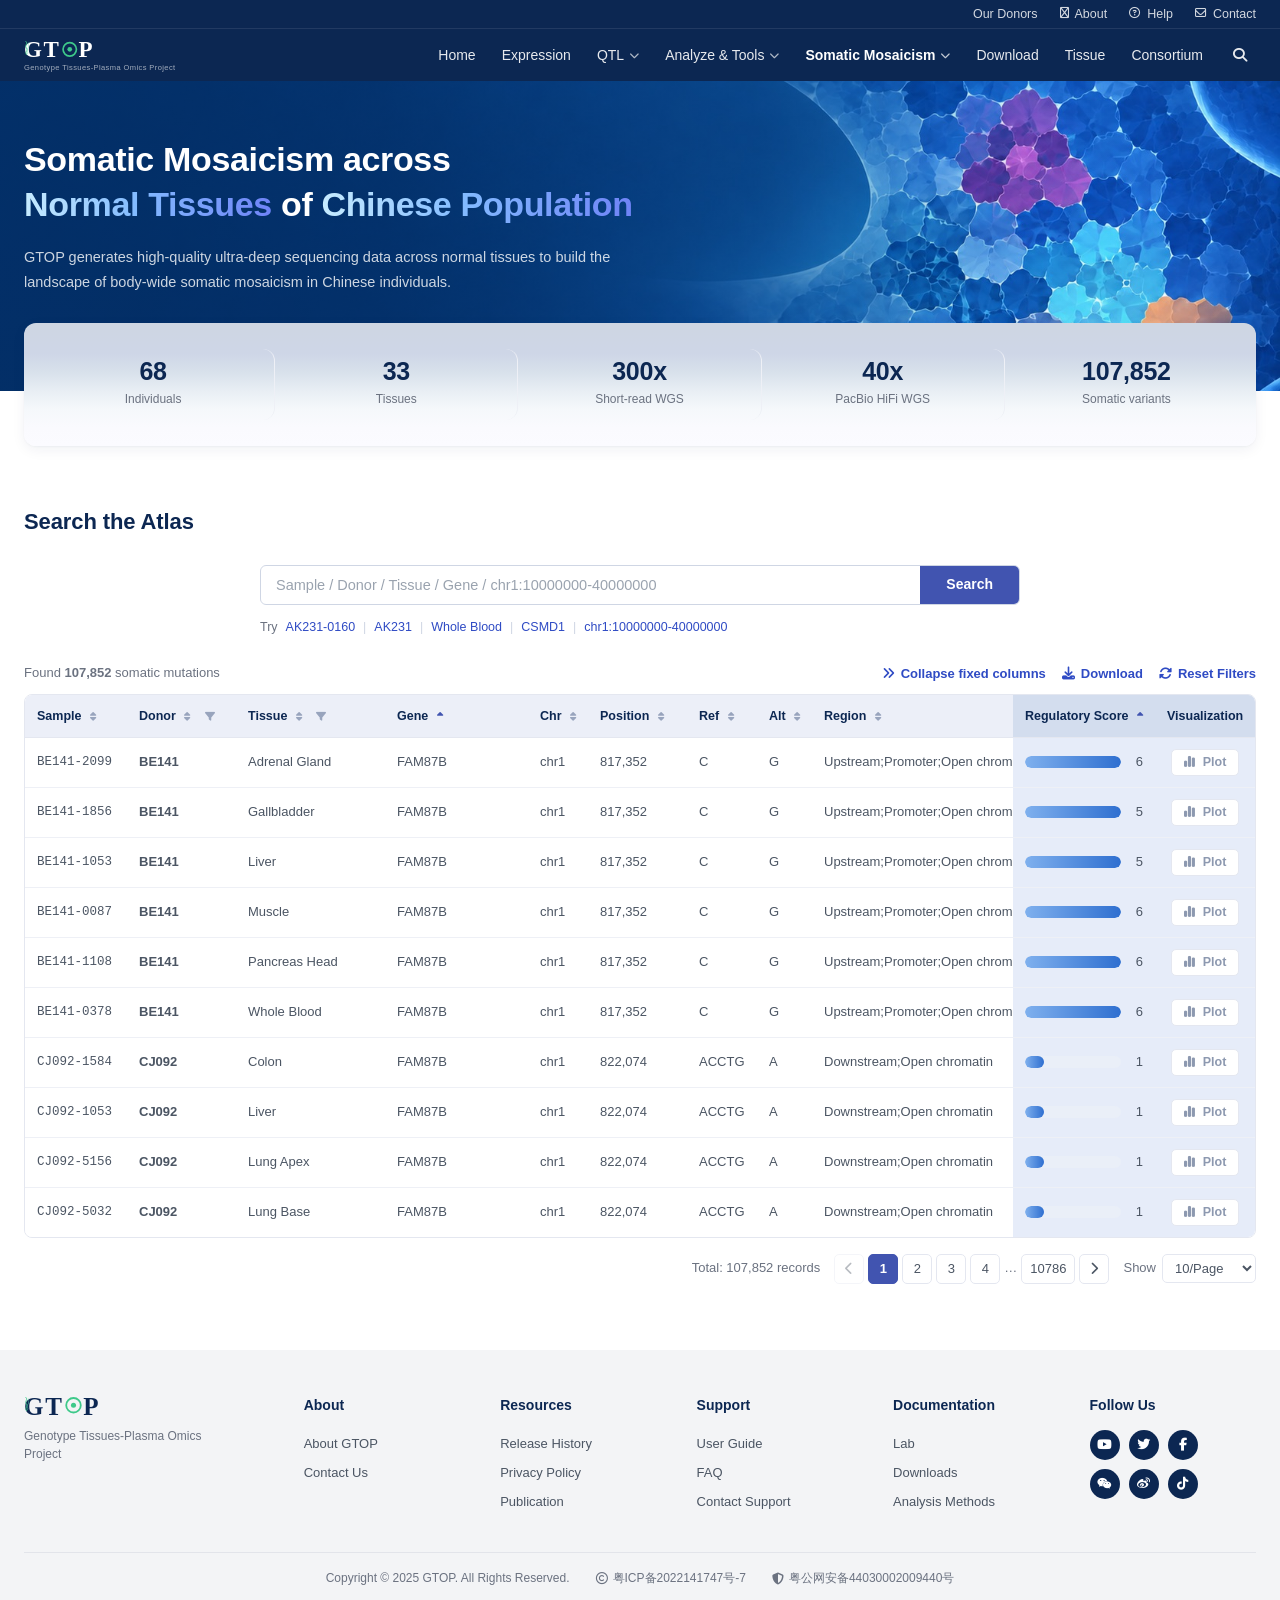
<file: src/index.html>
<!DOCTYPE html>
<html lang="en" data-page-node-id="Qr7rwG0jdlaZZNIwMLJvgN">

<head data-page-node-id="hLclgSHE9oFoszj2w5yMaZ">
  <meta charset="UTF-8" data-page-node-id="JbTOTtngXdtlBtoyIH6CKr">
  <meta name="viewport" content="width=device-width, initial-scale=1.0" data-page-node-id="EHCztGiLQCFHfOZD6DNcjv">
  <title>GTOP — Somatic Mosaicism Across Normal Tissues of Chinese Population</title>
  <meta name="description"
    content="SMaTCP integrates high-quality ultra-deep sequencing data across multiple normal tissues to provide reference baseline of body-wide somatic mosaicism in Chinese individuals." data-page-node-id="bE6JVIFypDvwgEJDRUF6Zf">
  <link rel="stylesheet" href="../assets/fontawesome/css/all.min.css" data-page-node-id="kxOYQweWGsFyLZuxg3KOsK">
  <link rel="stylesheet" href="../assets/site.css" data-page-node-id="6OnfGzDr1tGiorNsdbQF1i">
</head>

<body data-page-node-id="HdSBtj0mmfdNUxPv1AyrXf">

  <!-- ============================ 页头 ============================ -->
  <header class="site-header" data-page-node-id="iKd0DrvCz0FAOR7hoQEFa7">
    <div class="topbar" data-page-node-id="XBqlOKkeFSN106j6neohW9">
      <div class="container" data-page-node-id="ZKhZY3z1Q0LovM8YS2Gg7n">
        <div class="topbar-inner" data-page-node-id="dgfB0JQGBuGJLMEV4RUxVt">
          <a href="donors.html" data-page-node-id="Os43a85gJuUvKzMgLXFcud"><span data-page-node-id="jRvgDrbBp11PHelB0vcqZa">Our Donors</span></a>
          <a href="index.html#about" data-page-node-id="Lcrr2f0RkWuucOWrm2wO4C"><i class="fa-regular fa-circle-info" data-page-node-id="oegZoTVjiGOl9hlIwxtwkl"></i><span data-page-node-id="ouuDDG5vzOFn37Cy7dzrqK">About</span></a>
          <a href="#" data-page-node-id="D0W6dub7gqfR5qgZEgckBM"><i class="fa-regular fa-circle-question" data-page-node-id="hcYEJ4NMCLZmuPv1ThpSal"></i><span data-page-node-id="6T5f3304B5WyAPdpWU6Gln">Help</span></a>
          <a href="#" data-page-node-id="c6gG3cjbuGEjBkScrOBQ5D"><i class="fa-regular fa-envelope" data-page-node-id="XecAxIAnNgJuujjrSp8gys"></i><span data-page-node-id="6K7vs5gBoxcT8LtEyP0aLQ">Contact</span></a>
        </div>
      </div>
    </div>
    <div class="container" data-page-node-id="UirsQfeLoCh2CAfydhITWq">
      <div class="navbar-inner" data-page-node-id="sfJLYcGiXMnAPzP3SqTxjW">
        <a href="index.html" class="brand" aria-label="GTOP home" data-page-node-id="6VEpIPAH6RfY6R32e3iGuo">
          <span class="brand-text" data-page-node-id="TAbmkiumQRDlCtFSA6UNgo">
            <span class="brand-name" data-page-node-id="0r0Uzzg320dE91OkQwDvjv"><span class="bm-g" data-page-node-id="dGCiebs6qsqrj7kdF8V0rq">G<svg class="bm-swirl" aria-hidden="true" viewBox="0 0 20 26" data-page-node-id="aNufadtdx5gtHJiTRKlBmP">
                  <path d="M7 1c5 4-3 7 1 12s-4 7 0 12" stroke="#3ec98a" stroke-width="1.7" fill="none"
                    stroke-linecap="round" data-page-node-id="xCSzSHo8V3bwcWvn1VP6PU" />
                  <path d="M12.5 3c-4 4 2 7-2 11s3 6-1 10" stroke="#5fdfae" stroke-width="1.3" fill="none"
                    stroke-linecap="round" opacity=".75" data-page-node-id="igQtOccC2AdvlDjk1UYeQ3" />
                </svg></span>T<span class="bm-o" aria-hidden="true" data-page-node-id="CrxOzhnHNXbXjnnSxaCG3d"><svg viewBox="0 0 24 24" data-page-node-id="8sY3f8M8bIprcVZsqXW2mr">
                  <circle cx="12" cy="12" r="9.2" fill="none" stroke="#3ec98a" stroke-width="2.3" data-page-node-id="tyZIVcM8gFUaBFxDLJdoHF" />
                  <circle cx="12" cy="12" r="3.2" fill="#3ec98a" data-page-node-id="KOrBbKPjqfLywOfey4FRrx" />
                </svg></span>P</span>
            <span class="brand-sub" data-page-node-id="9XLM6OHN3kCyyTR8fxtoOu">Genotype Tissues-Plasma Omics Project</span>
          </span>
        </a>
        <button class="nav-toggle" onclick="toggleNav()" aria-label="Toggle navigation" data-page-node-id="fZVxeZxD48RvdOT7nhhqGk"><i
            class="fa-solid fa-bars" data-page-node-id="woYIm7fMHv5rmZbgBZeRJc"></i></button>
        <nav class="nav-menu" id="navMenu" data-page-node-id="PRWC3v4XqyQE3cieKWTqDt">
          <a href="index.html" data-page-node-id="nQOIivaA57uZQrroili2cB">Home</a>
          <a href="#" data-page-node-id="VhQpYUQpNDvA59wgiDrW3O">Expression</a>
          <div class="nav-drop" data-page-node-id="hsta3rxCnB10lqWU4rUCpV">
            <a href="#" data-page-node-id="dNPgOWdkTYD4rAOtlP3TcD">QTL <i class="fa-solid fa-chevron-down" data-page-node-id="Ss7RMwEErAmXvBq7bGPKNm"></i></a>
            <div class="nav-drop-menu" data-page-node-id="DHyaHRTB2xJigqmWPPRkwG">
              <a href="#" data-page-node-id="GfpY4tFen3Pc5SwFpMo05W">Small Variant</a>
              <a href="#" data-page-node-id="BCX09wH5TdDRzm6B4xoWRd">Structure Variant</a>
              <a href="#" data-page-node-id="HDLCBdqqXPEMH3pjNsIfiA">Tandem Repeat</a>
            </div>
          </div>
          <div class="nav-drop" data-page-node-id="KhSEVi7GuV9Gt6oONnHVeV">
            <a href="#" data-page-node-id="KlZCa95Ps52EcRLRaeYuBc">Analyze &amp; Tools <i class="fa-solid fa-chevron-down" data-page-node-id="5SW1S3rn0YSf3n4cH5VGAv"></i></a>
            <div class="nav-drop-menu" data-page-node-id="TWYfH2cySrVFciYVKaBWNJ">
              <a href="somacard.html" data-page-node-id="bAxotyXhrDug3kDYaIBTA9">SomaCard Annotation</a>
              <a href="#" data-page-node-id="kIA6RCle94QkQZFPNxIEI1">Genome Browser</a>
            </div>
          </div>
          <div class="nav-drop" data-page-node-id="hiOpGRYeMgiah8dNreGXEM">
            <a href="index.html" class="active" data-page-node-id="QCWScI1m1S3Mf8BeAnRpUB">Somatic Mosaicism <i class="fa-solid fa-chevron-down" data-page-node-id="lJlLom7gLMGH97U5t01Kub"></i></a>
            <div class="nav-drop-menu" data-page-node-id="xz7ToZD8INvrCk8Cx0siPk">
              <a href="somatic-data.html" data-page-node-id="D6X5j8NbXQh79fHFi8xpKK">Data Portal</a>
            </div>
          </div>
          <a href="somatic-data.html" data-page-node-id="AvcWeo93X5W8We06hZaEaf">Download</a>
          <a href="tissue.html" data-page-node-id="vxQPV8EEWSFA4GvYW3BfCc">Tissue</a>
          <a href="#" data-page-node-id="AIEbL3SxCdEYrpyE35O0Mo">Consortium</a>
          <a href="#search" class="nav-search" aria-label="Search" data-page-node-id="J07kugbt39G21nELmjxnCH"><i class="fa-solid fa-magnifying-glass" data-page-node-id="iAy5E1XiQJIkUTvQ8UTWah"></i></a>
        </nav>
      </div>
    </div>
  </header>

  <!-- ============================ 英雄区 ============================ -->
  <section class="hero" data-page-node-id="szf9l2TdkeU3IXhi493Zk4">
    <div class="hero-art" aria-hidden="true" data-page-node-id="QGXCD7t4XigZJ8XAXfPaou">
      <img src="../assets/hero-bg.jpg" alt="" data-page-node-id="iw5q29SQcvm71OE7osEmSW">
    </div>
    <div class="hero-veil" aria-hidden="true" data-page-node-id="vihwWABJwPpZIvTKGQgkkA"></div>
    <div class="container" data-page-node-id="0iPDMgGilHfzwRKJClzbaE">
      <div class="hero-inner" data-page-node-id="k8YvfYzVsFC51YKVLGjnqD">
        <h1 class="hero-title" data-page-node-id="AAGbLhORpFeq6AvsOYQkur">
          Somatic Mosaicism across
          <span class="line-2" data-page-node-id="TluXHEjB0sa8LhHEzbEl3k"><span class="grad">Normal Tissues</span> of <span class="grad">Chinese Population</span></span>
        </h1>
        <p class="hero-sub" data-page-node-id="wQQ7SQNsCFcMqQ5rzhlD1f">
          GTOP generates high-quality ultra-deep sequencing data across normal tissues to build the landscape of
          body-wide somatic mosaicism in Chinese individuals.
        </p>
      </div>
    </div>
  </section>

  <!-- ============================ 统计条 ============================ -->
  <div class="stats-wrap" data-page-node-id="9mE6JXbSxzCpN8oYVOliAy">
    <div class="container" data-page-node-id="jHX5JkMK98niNA1EAYJZAQ">
      <div class="stats-card" data-page-node-id="gOF7x0Efo0X5PzeZvsr41K">
        <div class="stat" data-page-node-id="WFKQ65s5xdxvI1cYpuzbrl">
          <div class="stat-num" data-page-node-id="KgNgABC7capzPHNKBl3cod">68</div>
          <div class="stat-label" data-page-node-id="h7yRmqFcWRztIno1sEgu1V">Individuals</div>
        </div>
        <div class="stat" data-page-node-id="3UijOtzCxTwMpxWsdmffqh">
          <div class="stat-num" data-page-node-id="7iEWZQK3GbUUi1BqfMF9jq">33</div>
          <div class="stat-label" data-page-node-id="WCxErTt5YivUA8CuwtOZFJ">Tissues</div>
        </div>
        <div class="stat" data-page-node-id="hHsBYOQWNXzLDhCUDL2agX">
          <div class="stat-num" data-page-node-id="4xbCj8BE5tQhPz6srF7r4M">300x</div>
          <div class="stat-label" data-page-node-id="cTP3noT870otvIT3WTVRgE">Short-read WGS</div>
        </div>
        <div class="stat" data-page-node-id="UugZEZxVVR2Q2AQL323VYh">
          <div class="stat-num" data-page-node-id="ABfBsDtelmCeExfwCatRjH">40x</div>
          <div class="stat-label" data-page-node-id="EBmCimxzFGRhBG7SyiapvK">PacBio HiFi WGS</div>
        </div>
        <div class="stat" data-page-node-id="1UdHfeVkGgfsOCeB18aXNm">
          <div class="stat-num" id="statVariants" data-page-node-id="RLc2XSySOWOweuteC2maHM">100,000</div>
          <div class="stat-label" data-page-node-id="qG8A9cgESchcq2p0Z9cpDX">Somatic variants</div>
        </div>
      </div>
    </div>
  </div>

  <!-- ============================ 项目简介 ============================ -->
  <!-- 暂时隐藏（2026-09-23 按需求注释）。恢复时删掉这一行，以及下方「项目简介 隐藏结束」那一行即可 -->
  <!--
  <section class="section" id="about" data-page-node-id="wzWxzk4z1avAWDjv6Lf3OF">
    <div class="container" data-page-node-id="sID5YzzX65oWnLPcmJKqnm">
      <div class="prose" data-page-node-id="mTYkPPl02xUSZk5a2QtrEV">
        <p data-page-node-id="PhyBUgq3jdrQgY7fyfaH56">
          The Somatic Mutations across Tissues in Chinese Populations Project (SMaTCP), part of the
          Genotype-Tissues-Plasma Omics Project (GTOP), is building a comprehensive multi-tissue atlas of somatic
          mosaicism in Chinese individuals. The project encompasses 30 normal tissues from 68 post-mortem donors,
          expanding the representation of East Asian populations in human genomics. SMaTCP integrates
          haplotype-resolved genome assemblies, ultra-deep PCR-free whole-genome sequencing data. This framework
          enables sensitive detection of low-frequency somatic variants and characterization of their tissue
          distribution, clonal architecture, functional annotations, and developmental or haematopoietic origins.
        </p>
        <p data-page-node-id="GTWoJBHnPaACsXbRyV2rJP">
          By connecting somatic mutations with tissue and cellular phenotypes, SMaTCP provides a resource for
          investigating normal tissue biology, ageing, clonal expansion, gene regulation, and the early molecular
          processes associated with human disease.
        </p>
      </div>
    </div>
  </section>
  -->
  <!-- ============================ 项目简介 隐藏结束 ============================ -->

  <!-- ============================ 分析流程 ============================ -->
  <!-- 暂时隐藏（2026-09-23 按需求注释）。恢复时删掉这一行，以及下方「分析流程 隐藏结束」那一行即可 -->
  <!--
  <section class="section section-soft" data-page-node-id="Pq7p397m1fXpG8qhbpBbix">
    <div class="container" data-page-node-id="ndPyv9HpKHKVsOqVygEkDH">
      <div class="pipeline-head" data-page-node-id="gIAnEDtnGYtBEcYlnRaTqe">
        <div data-page-node-id="YMqyfhNznxhBFCluAnx2wD">
          <h2 class="section-title" data-page-node-id="BTklGvoOAZKXsT6ECoDw4x">Analytical Pipeline</h2>
          <svg class="squiggle" viewBox="0 0 68 7" fill="none" aria-hidden="true" data-page-node-id="GwREgHAW13eiJHBYxE6Zm4">
            <path d="M1 4.2c4.5-4 8 4 12.5 0s8-4 12.5 0 8 4 12.5 0 8-4 12.5 0 8 4 12.5 0" stroke="#9aa9c9"
              stroke-width="1.5" stroke-linecap="round" data-page-node-id="MEnfOXH63B4a7fMp7usot6" />
          </svg>
        </div>
        <a href="#search" class="btn btn-primary" data-page-node-id="Pklb29EzNms7LQ9dIS9FRk"><i class="fa-solid fa-arrow-up-right-from-square" data-page-node-id="dVDia882AyW9egzKaMW94x"></i> Data Access</a>
      </div>

      <div class="pipeline-flow" data-page-node-id="trQz03zsfNLFkzshKvtP4W">
        <div class="pipe-card" data-page-node-id="BPfZ5FURNe8sYcsk8OI9mj">
          <div class="pipe-icon" style="background:#1f6fb2" data-page-node-id="ouxBveB2BDLEeBJIcxetFc"><i class="fa-solid fa-person" data-page-node-id="jP38UaUybCm8qQDfqsjGEH"></i></div>
          <div class="pipe-title" data-page-node-id="POFyM0BFcZ2fSLuJHT5OBM">Cohort</div>
          <div class="pipe-chips" data-page-node-id="HeIAaEVEGK1wiJPXLR4lgf">
            <div class="pipe-chip" data-page-node-id="q8s5sKtgAqEqHAzk9FdFVA">68 Individuals</div>
            <div class="pipe-chip" data-page-node-id="cW4FxQXd7uPlSNaRjobyuq">30 Tissues</div>
          </div>
        </div>
        <div class="pipe-arrow" data-page-node-id="xG3V1HcgY2cosmbatzbjqH"><i class="fa-solid fa-chevron-right" data-page-node-id="CkeZVfSNJ7wGciCgVIdcR1"></i></div>

        <div class="pipe-card" data-page-node-id="g5bYt0kDwLLZT3AuE6VCBY">
          <div class="pipe-icon" style="background:#c0392b" data-page-node-id="9ioHyoqDkQ4V3WsDNAGGxG"><i class="fa-solid fa-dna" data-page-node-id="QyZ67vEA1VuDoUHE84r0Kk"></i></div>
          <div class="pipe-title" data-page-node-id="lPGyHrjVl2QuffYQv0coKT">Sequencing</div>
          <div class="pipe-chips" data-page-node-id="xU346dhHxxClpUjeaRoglm">
            <div class="pipe-chip" data-page-node-id="HrvrnpRspK8g6ImKwqMUJY">PacBio HiFi (40x)</div>
            <div class="pipe-chip" data-page-node-id="7flagNpip7xr8eLpXCWQ9S">PCR-free WGS 300x</div>
          </div>
        </div>
        <div class="pipe-arrow" data-page-node-id="CzAR1ncXEqyOdxZGFIvctG"><i class="fa-solid fa-chevron-right" data-page-node-id="Q6BGYe4wpci1Gz7Vzl8ei8"></i></div>

        <div class="pipe-card" data-page-node-id="W8stRI4qMKHoi8O7FhHxBC">
          <div class="pipe-icon" style="background:#d97706" data-page-node-id="b7zXNzAdBz71hfC4rpeCk6"><i class="fa-solid fa-magnifying-glass-chart" data-page-node-id="AMtYBVArsFGRaePkEXlhCK"></i></div>
          <div class="pipe-title" data-page-node-id="PGo9a31pWXHn8E0DGqTcWA">Calling</div>
          <div class="pipe-chips" data-page-node-id="RU9cN0VQxU8dRBtmyoYqf5">
            <div class="pipe-chip" data-page-node-id="Y2wqgA7Q9gOpX0lH0hzk8B">SNV</div>
            <div class="pipe-chip" data-page-node-id="f2ZysqNrZftUKBEtgHlD56">Indel</div>
          </div>
        </div>
        <div class="pipe-arrow" data-page-node-id="wbaUuuZq8zCentAMdAzrmC"><i class="fa-solid fa-chevron-right" data-page-node-id="0K6bNWDxhYifaTlmIQAEIJ"></i></div>

        <div class="pipe-card" data-page-node-id="CNgd4YOcsds7zouB0Bv1Uf">
          <div class="pipe-icon" style="background:#3f8f5b" data-page-node-id="JBwlpMsFcFYYUulsCgbeSW"><i class="fa-solid fa-database" data-page-node-id="2fG9MO2zLvPssEftHG4PQd"></i></div>
          <div class="pipe-title" data-page-node-id="QGAjD8lOXKFxWJRd9DNmIr">Annotation</div>
          <div class="pipe-chips" data-page-node-id="nFh2KAi1DAFID8dyau78hr">
            <div class="pipe-chip" data-page-node-id="dXBfERKetmhCxCPoyGUASv">Genomic region</div>
            <div class="pipe-chip" data-page-node-id="BGdrAXmn28oSIVCfQh5l1d">Deleterious</div>
            <div class="pipe-chip" data-page-node-id="Hnr7ltOVZNECJk7Al9WKTH">Regulatory</div>
          </div>
        </div>
      </div>
    </div>
  </section>
  -->
  <!-- ============================ 分析流程 隐藏结束 ============================ -->

  <!-- ============================ 搜索图集 ============================ -->
  <section class="section" id="search" data-page-node-id="EkMBkT1pAEjdSf9fkHmhJ2">
    <div class="container" data-page-node-id="CJR9zI3MG952B4b3HaTEvl">
      <div class="section-head" data-page-node-id="GVIF37IJLANnHeoMb9qrEG">
        <h2 class="section-title" data-page-node-id="BNPkWFNftzpuFy58UtWwRT">Search the Atlas</h2>
      </div>

      <div class="autocomplete" data-page-node-id="9RMSuAuBEkZ50oNPhG2FCn">
        <div class="search-box" data-page-node-id="i6NMaO02j4l2O4k5RSaMD6">
          <input type="text" id="searchInput"
            placeholder="Sample / Donor / Tissue / Gene / chr1:10000000-40000000" autocomplete="off" spellcheck="false"
            oninput="onInput(this.value)" onkeydown="onKey(event)" onfocus="onInput(this.value)" data-page-node-id="Xne1IOBicL4Ovezcnki2lg">
          <button class="btn btn-primary" onclick="executeSearch()" data-page-node-id="j2B0MeA8Rvgu2CdeGEKgCJ">Search</button>
        </div>
        <div class="autocomplete-list" id="acList" data-page-node-id="e8Sty70hYAHB4WiCC1f3GZ"></div>
      </div>

      <!-- 示例：点一下直接填进搜索框 -->
      <div class="search-examples">
        <span>Try</span>
        <button type="button" onclick="fillSearch('AK231-0160')">AK231-0160</button>
        <span class="sep">|</span>
        <button type="button" onclick="fillSearch('AK231')">AK231</button>
        <span class="sep">|</span>
        <button type="button" onclick="fillSearch('Whole Blood')">Whole Blood</button>
        <span class="sep">|</span>
        <button type="button" onclick="fillSearch('CSMD1')">CSMD1</button>
        <span class="sep">|</span>
        <button type="button" onclick="fillSearch('chr1:10000000-40000000')">chr1:10000000-40000000</button>
      </div>

      <div class="results-bar" data-page-node-id="D3Lq9khqzdt7EiIVnMNfcJ">
        <div class="results-count" id="resultsCount" data-page-node-id="9kxvhcWhJm0IJx5IXTw4km"></div>
        <div class="results-actions">
          <!-- 2026-10-03 luo：「窄屏也保留固定+底色；可以折叠收起」——
               末两列的固定不再按断点自动关闭，改由这个按钮手动折叠 / 展开。
               标签与 aria-pressed 由 togglePinCols() 同步。 -->
          <button class="btn-link" type="button" id="pinToggleBtn" onclick="togglePinCols()"
            aria-pressed="true"
            title="Collapse the two fixed columns so the table can be scrolled at full width">
            <i class="fa-solid fa-angles-right" id="pinToggleIcon"></i>
            <span id="pinToggleLabel">Collapse fixed columns</span>
          </button>
          <!-- 2026-09-24：原先是个 CSV / TSV 二选一的下拉菜单，现在只导 CSV，
               只剩一个选项的菜单没有意义，改成按钮直接下载（少一次点击）。 -->
          <button class="btn-link" type="button" id="dlBtn" onclick="downloadResults()"
            title="Download the filtered results as CSV">
            <i class="fa-solid fa-download" data-page-node-id="cNYHkX8pXR3FQWzPegVdob"></i> Download
          </button>
          <button class="btn-link" onclick="resetFilters()" data-page-node-id="F7URCCQ7oO2M5xTjKqgtJd"><i class="fa-solid fa-rotate"></i> Reset Filters</button>
        </div>
      </div>

      <div class="table-wrap" data-page-node-id="UQGR62cnku5ykOKnGkETGy">
        <table class="data-table" data-page-node-id="36xZ0YqjCHVDmOSCXClnVK">
          <thead data-page-node-id="4bSnBoBJboKiF9OmTY1oGr">
            <tr data-page-node-id="DSO8fyf3opCd32IEf4NwGc">
              <th class="sortable" onclick="sortBy('sample')">Sample <i class="fa-solid fa-sort sort-i"></i>
              </th>
              <th class="sortable has-filter" onclick="sortBy('donor')">Donor <i class="fa-solid fa-sort sort-i"></i>
                <button class="th-filter" type="button" data-fkey="donor" onclick="toggleFilter(event, 'donor')"
                  aria-haspopup="true" aria-expanded="false" title="Filter by donor">
                  <i class="fa-solid fa-filter"></i><span class="th-filter-count" data-fcount="donor"></span>
                </button>
              </th>
              <th class="sortable has-filter" onclick="sortBy('tissue')">Tissue <i class="fa-solid fa-sort sort-i"></i>
                <button class="th-filter" type="button" data-fkey="tissue" onclick="toggleFilter(event, 'tissue')"
                  aria-haspopup="true" aria-expanded="false" title="Filter by tissue">
                  <i class="fa-solid fa-filter"></i><span class="th-filter-count" data-fcount="tissue"></span>
                </button>
              </th>
              <th class="sortable" onclick="sortBy('gene_symbol')">Gene <i class="fa-solid fa-sort sort-i"></i>
              </th>
              <th class="sortable" onclick="sortBy('contig')">Chr <i class="fa-solid fa-sort sort-i"></i>
              </th>
              <th class="sortable" onclick="sortBy('pos')">Position <i class="fa-solid fa-sort sort-i"></i>
              </th>
              <th class="sortable" onclick="sortBy('ref')">Ref <i class="fa-solid fa-sort sort-i"></i>
              </th>
              <th class="sortable" onclick="sortBy('alt')">Alt <i class="fa-solid fa-sort sort-i"></i>
              </th>
              <th class="sortable" onclick="sortBy('region')">Region <i class="fa-solid fa-sort sort-i"></i>
              </th>
              <th class="sortable" onclick="sortBy('depth')">Depth <i class="fa-solid fa-sort sort-i"></i>
              </th>
              <th class="sortable" onclick="sortBy('vaf')">VAF <i class="fa-solid fa-sort sort-i"></i>
              </th>
              <th class="sortable has-filter" onclick="sortBy('mutation_type')">Type <i class="fa-solid fa-sort sort-i"></i>
                <button class="th-filter" type="button" data-fkey="mutation_type" onclick="toggleFilter(event, 'mutation_type')"
                  aria-haspopup="true" aria-expanded="false" title="Filter by type">
                  <i class="fa-solid fa-filter"></i><span class="th-filter-count" data-fcount="mutation_type"></span>
                </button>
              </th>
              <th class="sortable has-filter" onclick="sortBy('TiTv')">Ti/Tv <i class="fa-solid fa-sort sort-i"></i>
                <button class="th-filter" type="button" data-fkey="TiTv" onclick="toggleFilter(event, 'TiTv')"
                  aria-haspopup="true" aria-expanded="false" title="Filter by ti/tv">
                  <i class="fa-solid fa-filter"></i><span class="th-filter-count" data-fcount="TiTv"></span>
                </button>
              </th>
              <th class="sortable" onclick="sortBy('trinucleotide')">Trinucleotide <i class="fa-solid fa-sort sort-i"></i>
              </th>
              <th class="sortable has-filter" onclick="sortBy('ref_origin')">Ref Origin <i class="fa-solid fa-sort sort-i"></i>
                <button class="th-filter" type="button" data-fkey="ref_origin" onclick="toggleFilter(event, 'ref_origin')"
                  aria-haspopup="true" aria-expanded="false" title="Filter by ref origin">
                  <i class="fa-solid fa-filter"></i><span class="th-filter-count" data-fcount="ref_origin"></span>
                </button>
              </th>
              <th class="sortable has-filter" onclick="sortBy('tissue_shared')">Tissue Shared <i class="fa-solid fa-sort sort-i"></i>
                <button class="th-filter" type="button" data-fkey="tissue_shared" onclick="toggleFilter(event, 'tissue_shared')"
                  aria-haspopup="true" aria-expanded="false" title="Filter by tissue shared">
                  <i class="fa-solid fa-filter"></i><span class="th-filter-count" data-fcount="tissue_shared"></span>
                </button>
              </th>
              <th class="sortable" onclick="sortBy('infiltration_pp')">Infiltration PP <i class="fa-solid fa-sort sort-i"></i>
              </th>
              <th class="sortable has-filter" onclick="sortBy('infiltration')">Infiltration <i class="fa-solid fa-sort sort-i"></i>
                <button class="th-filter" type="button" data-fkey="infiltration" onclick="toggleFilter(event, 'infiltration')"
                  aria-haspopup="true" aria-expanded="false" title="Filter by infiltration">
                  <i class="fa-solid fa-filter"></i><span class="th-filter-count" data-fcount="infiltration"></span>
                </button>
              </th>
              <th class="sortable has-filter" onclick="sortBy('cosmic_signature')">COSMIC Signature <i class="fa-solid fa-sort sort-i"></i>
                <button class="th-filter" type="button" data-fkey="cosmic_signature" onclick="toggleFilter(event, 'cosmic_signature')"
                  aria-haspopup="true" aria-expanded="false" title="Filter by cosmic signature">
                  <i class="fa-solid fa-filter"></i><span class="th-filter-count" data-fcount="cosmic_signature"></span>
                </button>
              </th>
              <th class="sortable" onclick="sortBy('CADD_PHRED')">CADD <i class="fa-solid fa-sort sort-i"></i>
              </th>
              <th class="sortable pin-r2" onclick="sortBy('regulatory_score')">Regulatory Score <i class="fa-solid fa-sort sort-i"></i>
              </th>
              <th class="pin-r">Visualization</th>
            </tr>
          </thead>
          <tbody id="tbody" data-page-node-id="EU8j9ZeiqqMMfHo5LYOUmB"></tbody>
        </table>
      </div>

      <!-- 表头筛选面板（Type / Tissue / Donor 共用一个）。用 position:fixed 由 JS 定位：
           .table-wrap 是 overflow:auto，绝对定位的下拉会被裁掉 -->
      <div class="th-filter-pop" id="thFilterPop" role="dialog" aria-label="Column filter"></div>

      <div class="pagination" data-page-node-id="zTr7I4gxvLT5m5kg8sg7dN">
        <span id="totalLabel" data-page-node-id="1SSPJFmPjcTvSDb2O3FkpI"></span>
        <div class="page-btns" id="pageBtns" data-page-node-id="NrTfo9tY2YDB1Csb5D0jKA"></div>
        <label class="page-size" data-page-node-id="fy1xp8uq9M1EDtlw6sOkBG">Show
          <select id="pageSize" onchange="changePageSize(this.value)" data-page-node-id="IqVi4YXwrn3NyFUJYKkSKh">
            <option value="10" data-page-node-id="K1UnSeLH18IUiEsoJr4cEv">10/Page</option>
            <option value="25" data-page-node-id="ls9IRjmbUn4wv70EeVuFrZ">25/Page</option>
            <option value="50" data-page-node-id="cDJhpW3qZsqPmxIXlVfHHm">50/Page</option>
            <option value="100" data-page-node-id="l2rLt0fQaOsMUlbHEET0at">100/Page</option>
          </select>
        </label>
      </div>
    </div>
  </section>

  <!-- ============================ 页脚 ============================ -->
  <footer class="site-footer" data-page-node-id="Iqhmp0quwOK5hl6qT0x8ws">
    <div class="container" data-page-node-id="uJnXb881OxrNbFNoNffKy6">
      <div class="footer-top" data-page-node-id="kTsfvNJdTSwL5oWr6q4eTs">
        <div class="footer-brand" data-page-node-id="Ba9yJCAdGWOafcsg9rk6wX">
          <span class="brand-text" data-page-node-id="IW47sc05h92SryLleuOABk">
            <span class="brand-name" data-page-node-id="8GsA6xHuageC1b13dIUwT8"><span class="bm-g" data-page-node-id="6t8wPMd2I3X4U9mL9StStX">G<svg class="bm-swirl" aria-hidden="true" viewBox="0 0 20 26" data-page-node-id="uU5ZX8Zwb5TbwWtgY0LCJ9">
                  <path d="M7 1c5 4-3 7 1 12s-4 7 0 12" stroke="#3ec98a" stroke-width="1.7" fill="none"
                    stroke-linecap="round" data-page-node-id="9iwVrazc2PbcmBFrlYde0K" />
                  <path d="M12.5 3c-4 4 2 7-2 11s3 6-1 10" stroke="#5fdfae" stroke-width="1.3" fill="none"
                    stroke-linecap="round" opacity=".75" data-page-node-id="axW1vcBkc2n7FrUmPOyeLO" />
                </svg></span>T<span class="bm-o" aria-hidden="true" data-page-node-id="pd03ZYaWe2HFZ4bRDGrBhp"><svg viewBox="0 0 24 24" data-page-node-id="E8zDyq8u5ZigPn6udOXaaC">
                  <circle cx="12" cy="12" r="9.2" fill="none" stroke="#3ec98a" stroke-width="2.3" data-page-node-id="XEpweq8ErnAEwozJBse6Bs" />
                  <circle cx="12" cy="12" r="3.2" fill="#3ec98a" data-page-node-id="l60GG87rJSCm6HGBBzfyKJ" />
                </svg></span>P</span>
            <span class="brand-sub" data-page-node-id="MgyBmALr1OxmsGHsdPmvSY">Genotype Tissues-Plasma Omics Project</span>
          </span>
        </div>
        <div class="footer-col" data-page-node-id="Z4LvBQShcKV815L8N1wJBH">
          <h5 data-page-node-id="XQfezRx3rNBFYnT9ZEDTuq">About</h5>
          <a href="donors.html" data-page-node-id="95snTsw4kegWDvxjUqlhU9">About GTOP</a>
          <a href="#" data-page-node-id="QWvhCdPxgwLkl6H2FqvXQT">Contact Us</a>
        </div>
        <div class="footer-col" data-page-node-id="VcJiUIJs2uCKHgbkfDSPvM">
          <h5 data-page-node-id="8HzuHjvDmecyoAUgWbYG64">Resources</h5>
          <a href="#" data-page-node-id="YupZ5uJdG0PvMvpH2R1yeY">Release History</a>
          <a href="#" data-page-node-id="jfGYVAGIFonY9wosOK2VvJ">Privacy Policy</a>
          <a href="#" data-page-node-id="d1fJA0iwU3jHIy6YaRuWmt">Publication</a>
        </div>
        <div class="footer-col" data-page-node-id="ht6Vxs1xItsLTkplBCqLzV">
          <h5 data-page-node-id="uoxMAEU7ne6R44c3KFgs9p">Support</h5>
          <a href="#" data-page-node-id="hwEXXOyYwDQVGvrLeLGmIR">User Guide</a>
          <a href="#" data-page-node-id="a5Oeq8AJuo77jxkEEYRLKY">FAQ</a>
          <a href="#" data-page-node-id="sb5GHGeCPSKjz0XrYmuCMN">Contact Support</a>
        </div>
        <div class="footer-col" data-page-node-id="wJ2hz8aDF7pwqBu1QwzKRU">
          <h5 data-page-node-id="caSAlFUIfCnUEmaF0Iv0hu">Documentation</h5>
          <a href="#" data-page-node-id="NqwXbqZxtsu510WKz8bLD0">Lab</a>
          <a href="somatic-data.html" data-page-node-id="RFjAyXwPQXfsDIIHYj1HBD">Downloads</a>
          <a href="#" data-page-node-id="ziVTmekn3A22SAqrAQDcNF">Analysis Methods</a>
        </div>
        <div class="footer-col" data-page-node-id="KACT7C2nalAN9NvxliAXkE">
          <h5 data-page-node-id="Xv9hCbIvVBz1Zg8U89JTwh">Follow Us</h5>
          <div class="footer-social" data-page-node-id="TuBAxYi3HD1wTnQWtBvrLm">
            <a href="#" aria-label="YouTube" data-page-node-id="aGWAXFVAf5sMJKZiExNjg3"><i class="fab fa-youtube" data-page-node-id="C75UA1uxqJGchW3X8iQBQ3"></i></a>
            <a href="#" aria-label="Twitter" data-page-node-id="ZoXPyJskF2c0oJ4yHrSfqg"><i class="fab fa-twitter" data-page-node-id="0tHeAx3OAqAEwgkPdto4H6"></i></a>
            <a href="#" aria-label="Facebook" data-page-node-id="h0G886gBquP09Gh73C0VIS"><i class="fab fa-facebook-f" data-page-node-id="srFCyiy1vyuGVLzqngWDZw"></i></a>
            <a href="#" aria-label="WeChat" data-page-node-id="5SPiFEXB7Dkbn9qyKKvQ0P"><i class="fab fa-weixin" data-page-node-id="W5w42u33FSCzmGGcJkVBuE"></i></a>
            <a href="#" aria-label="Weibo" data-page-node-id="JpUTcqUPhnuBPGATGoDCjL"><i class="fab fa-weibo" data-page-node-id="IeYwaw3yof7L6LIJTHaofa"></i></a>
            <a href="#" aria-label="TikTok" data-page-node-id="6RPFl21ojRpCquyP2m8HMG"><i class="fab fa-tiktok" data-page-node-id="d78YXGDGxJX0ODMF0tMky3"></i></a>
          </div>
        </div>
      </div>
      <div class="footer-bottom" data-page-node-id="ygO7mtt14CiN0BJHmniw4x">
        <span data-page-node-id="HlmjV8YzBJxsVMI6KCEcx0">Copyright &copy; 2025 GTOP. All Rights Reserved.</span>
        <span data-page-node-id="vtVype3UCAwC8aa7JeuDsM"><i class="fa-regular fa-copyright" data-page-node-id="LQfSdYHVGIeq5H3PdAv0Eu"></i> 粤ICP备2022141747号-7</span>
        <span data-page-node-id="1MGMD2cxJC7uIeogi2jcBD"><i class="fa-solid fa-shield-halved" data-page-node-id="przp45WwiNrTO1Z5oU0xbz"></i> 粤公网安备44030002009440号</span>
      </div>
    </div>
  </footer>

  <!-- 右侧「Variant Detail」详情栏已整体移除（2026-09-24 第二轮 luo：「右侧详情栏不需要」）。
       它原来由三个入口触发，现在三条路径全部关掉：
         ① 点表格任意一行（<tr onclick="showDetail(...)">）—— 2026-09-24 第一轮已去掉；
         ② 没有覆盖度图时那个灰色 Plot 按钮 —— 现在按钮是 disabled 的；
         ③ 点 Regulatory Score 柱子但该行没图 —— 现在没图时柱子不可点。
       行内能看到的全部 21 列本来就在表格里，详情栏只是把它们又列了一遍，所以去掉不影响信息完整性。
       要找回它：git 里 be6f0ba 这个提交仍然保留完整实现（HTML/CSS/showDetail/closeDetail）。 -->

  <!-- 覆盖度图弹窗：先在这里预览，再决定是否新标签页打开 -->
  <div class="plot-modal" id="plotModal" onclick="closePlotModal()" role="dialog" aria-modal="true"
    aria-labelledby="plotModalTitle" data-page-node-id="LVuYUwTkWCePRtAauwibdL">
    <div class="plot-modal-box" onclick="event.stopPropagation()" data-page-node-id="ZpdOTlbzgR4U1BnDBOaL5J">
      <div class="plot-modal-head" data-page-node-id="jsTly9GWk8aBYEubRWwySI">
        <h3 id="plotModalTitle" data-page-node-id="JnnoXjPl9DLbP2vHOlWlN0">Coverage plot</h3>
        <div class="plot-modal-actions" data-page-node-id="mhDk6bGNatAw5S8ZTqS0QN">
          <a class="btn btn-primary btn-sm" id="plotModalOpen" href="#" target="_blank" rel="noopener"
            title="在新标签页中打开 PDF" data-page-node-id="RBHm5euJNRvYDiccUJEEga">
            <i class="fa-solid fa-up-right-from-square" data-page-node-id="7V3irnCBpfdDshQX5dmMHZ"></i><span data-page-node-id="WTY9lG3AcAvwBVmaPYXgT2">Open in new tab</span>
          </a>
          <button class="plot-modal-close" type="button" onclick="closePlotModal()" aria-label="Close" data-page-node-id="H9y2bJZfCu7ONzD6Fkb17A">
            <i class="fa-solid fa-xmark" data-page-node-id="VRi5Gkr576UHIMD3rPerUb"></i>
          </button>
        </div>
      </div>
      <div class="plot-modal-body" id="plotModalBody" data-page-node-id="wdigM21conNT1QfOmVTUoN"></div>
    </div>
  </div>

  <button class="back-to-top" id="backToTop" onclick="window.scrollTo({top:0,behavior:'smooth'})"
    aria-label="Back to top" data-page-node-id="UHuK1jvDHSoAKBRArEhgUT"><i class="fa-solid fa-arrow-up" data-page-node-id="CxASYgbucY7Gy1nPNDgrTA"></i></button>

  <script src="../data/variants_data.js"></script>
  <script src="../data/plots_index.js"></script>
  <script src="../assets/col-resize.js"></script>
  <script>
    // ============================ 数据 ============================
    // 数据源只有一张表：variants_website.csv（21 列全量）。
    // 不再拼接任何来自其它文件的信息 —— 以前拼进来的 Age / Sex 来自
    // select_sample.xlsx，混两个来源会误导读者，已移除。
    const D = window.VDATA;
    const FIELDS = D.fields;        // 21 个 CSV 列名，顺序 = 行内下标
    const DICTS = D.dicts;          // 低基数字段 → 去重值数组
    const ROWS = D.rows;

    const idxOf = k => FIELDS.indexOf(k);

    // 行内下标（不写死数字，列顺序变了也不会错位）
    const I_CONTIG = idxOf('contig'), I_POS = idxOf('pos'), I_REF = idxOf('ref'), I_ALT = idxOf('alt');
    const I_DEPTH = idxOf('depth'), I_VAF = idxOf('vaf'), I_TYPE = idxOf('mutation_type');
    const I_GENE = idxOf('gene_symbol'), I_REGION = idxOf('region'), I_SAMPLE = idxOf('sample');
    const I_DONOR = idxOf('donor'), I_TISSUE = idxOf('tissue'), I_SHARED = idxOf('tissue_shared');
    const I_INF = idxOf('infiltration'), I_CADD = idxOf('CADD_PHRED');

    // 字典别名（页面里到处用）
    const CONTIG = DICTS.contig, MUTYPE = DICTS.mutation_type, GENE = DICTS.gene_symbol;
    const SAMPLE = DICTS.sample, DONOR = DICTS.donor, TISSUE = DICTS.tissue;
    const DICTS_KEYS = Object.keys(DICTS);

    const tissueLabel = t => (t || '').replace(/_/g, ' ');
    const PAGE_SIZES = [10, 25, 50, 100];

    // ---------------- 列定义（顺序 = 页面从左到右）----------------
    // kind: dict = 字典下标 | int/num = 数值 | raw = 原样字符串 | bool = 0/1
    // fmt : 显示格式（int 千分位 / vaf 百分比 / cadd 3 位 / num4 4 位）
    // 空值统一显示成 '--'（原来是 'NA'）。两处必须一致：
    //   这里每个字段的 empty、cellHtml() 里的兜底。
    // （2026-09-24 第二轮：原来还有第三处 showDetail() 侧栏的兜底，详情栏已移除。）
    const COLS = [
      { k: 'sample', label: 'Sample', kind: 'dict', cls: 'col-mono' },
      { k: 'donor', label: 'Donor', kind: 'dict', cls: 'col-donor', filter: true },
      { k: 'tissue', label: 'Tissue', kind: 'dict', filter: true },
      { k: 'gene_symbol', label: 'Gene', kind: 'dict', cls: 'col-gene', empty: '--' },
      { k: 'contig', label: 'Chr', kind: 'dict' },
      { k: 'pos', label: 'Position', kind: 'int', fmt: 'int', cls: 'col-pos' },
      { k: 'ref', label: 'Ref', kind: 'raw' },
      { k: 'alt', label: 'Alt', kind: 'raw' },
      { k: 'region', label: 'Region', kind: 'dict', cls: 'col-region', empty: '--' },
      { k: 'depth', label: 'Depth', kind: 'int', fmt: 'int', cls: 'col-num' },
      { k: 'vaf', label: 'VAF', kind: 'num', fmt: 'vaf', cls: 'col-vaf' },
      { k: 'mutation_type', label: 'Type', kind: 'dict', filter: true },
      { k: 'TiTv', label: 'Ti/Tv', kind: 'dict', filter: true },
      { k: 'trinucleotide', label: 'Trinucleotide', kind: 'dict', cls: 'col-mono' },
      { k: 'ref_origin', label: 'Ref Origin', kind: 'dict', filter: true },
      { k: 'tissue_shared', label: 'Tissue Shared', kind: 'bool', filter: true },
      { k: 'infiltration_pp', label: 'Infiltration PP', kind: 'num', fmt: 'num4', cls: 'col-num' },
      { k: 'infiltration', label: 'Infiltration', kind: 'bool', filter: true },
      { k: 'cosmic_signature', label: 'COSMIC Signature', kind: 'dict', filter: true, empty: '--' },
      { k: 'CADD_PHRED', label: 'CADD', kind: 'num', fmt: 'cadd', cls: 'col-cadd', empty: '--' },
      // bar: 满格刻度 —— 单元格里画迷你柱状图时用它做分母。
      // Regulatory Score 全量是 0~11，但 p50=1、p90=2、p99=5，99% 的值都在 0~5；
      // 若按最大值 11 归一化，「1」只有 9% 宽，肉眼分不出来。取 5 当满格，
      // 6~11 的 645 行（0.6%）统一显示满格，真实数值仍写在柱子右边。
      { k: 'regulatory_score', label: 'Regulatory Score', kind: 'num', fmt: 'int', cls: 'col-bar', empty: '--', bar: 5 },
    ];
    const COL_BY_KEY = {};
    COLS.forEach(c => { c.idx = idxOf(c.k); COL_BY_KEY[c.k] = c; });
    const FILTER_COLS = COLS.filter(c => c.filter);

    const dictVal = (k, i) => { const d = DICTS[k]; return (d && d[i] != null) ? d[i] : ''; };

    // 单元格文字（表格显示 / 详情侧栏共用）
    function cellPlain(r, c) {
      const v = r[c.idx];
      if (c.kind === 'dict') {
        const s = dictVal(c.k, v);
        return c.k === 'tissue' ? tissueLabel(s) : s;
      }
      if (v == null) return '';
      if (c.kind === 'bool') return v ? 'TRUE' : 'FALSE';
      switch (c.fmt) {
        case 'vaf': return (v * 100).toFixed(2) + '%';
        case 'int': return v.toLocaleString('en-US');
        case 'cadd': return v.toFixed(3);
        case 'num4': return v.toFixed(4);
        default: return String(v);
      }
    }

    // 表格单元格 HTML
    // idx 只在 render() 里传（表格行需要它来定位数据和覆盖度图）；详情侧栏等处
    // 不传，柱状图就退化成不可点的纯展示。
    function cellHtml(r, c, idx) {
      const s = cellPlain(r, c);
      const txt = s === '' ? (c.empty || '--') : s;
      if (c.k === 'mutation_type') {
        return `<span class="badge${txt === 'INDEL' ? ' badge-indel' : ''}">${escapeHtml(txt)}</span>`;
      }
      if (c.k === 'gene_symbol') return `<span title="${escapeHtml(s)}">${escapeHtml(txt)}</span>`;

      // Regulatory Score：迷你柱状图 + 数值。满格刻度是 c.bar（见 COLS 里的说明）。
      // 排序、导出走的都是 cellPlain()，不受这里影响。
      //
      // 2026-09-24（luo）：柱子可以点 —— 点开这一行的覆盖度图，跟最后一列那个
      // Plot 按钮同一个弹窗。
      // 2026-09-24 第二轮（luo：「右侧详情栏不需要」）：**改成只有该行真有覆盖度图
      // 时柱子才可点**。原来是无条件可点、没图时退回打开右侧详情栏 —— 那条路径
      // 连同右侧详情栏本身一起删掉了（见 render() 与 showDetail 的移除说明）。
      // 这么改的好处是「看起来能点的东西一定点得动」：没图的行，柱子是纯展示 ——
      // 没有手型光标、没有 role=button、tabindex，tooltip 也不提「点击」。
      // 代价是绝大多数行（全量 107,852 行里只有 8 行有图）柱子都不可点，
      // 覆盖度图的入口回到 Visualization 列那个 Plot 按钮上。
      if (c.bar) {
        const v = Number(r[c.idx]) || 0;
        const pct = Math.max(0, Math.min(100, v / c.bar * 100));
        // idx 为 null = 不在表格里（理论上不会走到，留着防御），此时一律纯展示
        const url = idx != null ? plotUrl(r) : null;
        const clickable = !!url;
        const attrs = !clickable ? '' :
          ` data-u="${escapeHtml(url)}" data-k="${escapeHtml(plotKey(r))}"`
          + ` data-t="${escapeHtml(plotTitle(r))}" data-s="${escapeHtml(plotSubtitle(r))}"`;
        const hint = clickable ? ' · 点击查看覆盖度图' : '';
        return `<span class="bar-cell${clickable ? ' bar-cell-click' : ''}"${attrs}`
          + (clickable ? ' role="button" tabindex="0" onclick="onBarClick(event, this)"' : '')
          + ` title="${escapeHtml(c.label)}: ${escapeHtml(txt)}${hint}">`
          + `<span class="bar-track"><i style="width:${pct.toFixed(1)}%"></i></span>`
          + `<span class="bar-num">${escapeHtml(txt)}</span></span>`;
      }

      return escapeHtml(txt);
    }

    // 点 Regulatory Score 的柱子：只在该行有覆盖度图时才会走到这里（见 cellHtml 的
    // bar 分支 —— 没图的行柱子根本没有 onclick）。
    // 2026-09-24 第二轮（luo：「右侧详情栏不需要」）：原来的 else 分支是
    // `showDetail(...)`，即「没图就打开右侧详情栏」，已随详情栏一起删掉。
    function onBarClick(ev, el) {
      ev.stopPropagation();
      if (el.dataset.u) openPlot(el.dataset.u, el.dataset.t, el.dataset.s, el.dataset.k);
    }

    // 导出用：与源 CSV 完全一致的原始值（组织保留下划线、布尔写 TRUE/FALSE）
    function cellText(r, c) {
      const v = r[c.idx];
      if (c.kind === 'dict') return dictVal(c.k, v);
      if (v == null) return '';
      if (c.kind === 'bool') return v ? 'TRUE' : 'FALSE';
      return v;
    }

    // ==================== 覆盖度图（Coverage plot） ====================
    // 图集文件名规则：<供体>-<组织>-<chr><位置>-<ref>-<alt>.pdf
    // 索引由 build_plots_index.py 生成；完整图集路径见 README。
    const PLOT_KEYS = window.PLOT_KEYS || new Set();
    const PLOT_BASE = window.PLOT_BASE || '../assets/plots/';
    const PLOT_META = window.PLOT_META || {};

    const plotKey = r => `${DONOR[r[I_DONOR]]}|${TISSUE[r[I_TISSUE]]}|${CONTIG[r[I_CONTIG]]}|${r[I_POS]}|${r[I_REF]}|${r[I_ALT]}`;
    const plotFile = r => (PLOT_KEYS.has(plotKey(r)) ? plotKey(r).replace(/\|/g, '-') + '.pdf' : null);
    const plotUrl = r => {
      const f = plotFile(r);
      return f ? PLOT_BASE + encodeURIComponent(f) : null;
    };
    // 弹窗标题：供体 · 组织 · chr:pos ref>alt
    const plotTitle = r => `${DONOR[r[I_DONOR]]} · ${tissueLabel(TISSUE[r[I_TISSUE]])}`;
    const plotSubtitle = r => `${CONTIG[r[I_CONTIG]]}:${r[I_POS].toLocaleString('en-US')} ${r[I_REF]}>${r[I_ALT]}`;

    // ==================== 覆盖度图弹窗 ====================
    // 交互：点击 Plot → 先在本页弹窗中预览 → 弹窗内可再选择"新标签页打开 PDF"
    let plotModalTimer = null;

    function openPlot(url, title, subtitle, key) {
      if (!url) return;
      clearTimeout(plotModalTimer);
      const body = document.getElementById('plotModalBody');
      // #toolbar=0 隐藏 Chrome 自带 PDF 工具栏，让弹窗里就是一张干净的图；
      // 需要缩放/下载时再点右上角"Open in new tab"。
      body.innerHTML = `<div class="plot-modal-loading"><i class="fa-solid fa-spinner fa-spin"></i> Loading plot…</div>
        <iframe id="plotModalFrame" title="Coverage plot" src="${url}#toolbar=0&navpanes=0&view=FitH"></iframe>`;
      const frame = document.getElementById('plotModalFrame');
      frame.addEventListener('load', () => {
        const tip = body.querySelector('.plot-modal-loading');
        if (tip) tip.remove();
      });

      const t = document.getElementById('plotModalTitle');
      t.innerHTML = `${escapeHtml(title || 'Coverage plot')}` +
        (subtitle ? `<span class="plot-modal-sub">${escapeHtml(subtitle)}</span>` : '');
      document.getElementById('plotModalOpen').href = url;

      const modal = document.getElementById('plotModal');
      modal.dataset.key = key || '';
      fitPlotModal(key);

      modal.classList.add('open');
      document.body.style.overflow = 'hidden';
    }

    // 弹窗尺寸跟着图的宽高比走，避免上下留出 PDF 阅读器的深色底
    function fitPlotModal(key) {
      const box = document.querySelector('.plot-modal-box');
      if (!box) return;
      const meta = key && PLOT_META[key];
      if (!meta) {
        box.style.width = '';
        box.style.height = '';
        return;
      }
      const availW = Math.min(1080, window.innerWidth * 0.94);
      const headH = document.querySelector('.plot-modal-head')?.getBoundingClientRect().height || 62;
      const maxH = window.innerHeight * 0.88;
      box.style.width = availW + 'px';
      box.style.height = Math.max(300, Math.min(availW * meta[1] / meta[0] + headH, maxH)) + 'px';
    }

    function closePlotModal() {
      const modal = document.getElementById('plotModal');
      if (!modal.classList.contains('open')) return;
      modal.classList.remove('open');
      document.body.style.overflow = '';
      // 等淡出动画结束再卸载 iframe，避免闪白
      plotModalTimer = setTimeout(() => {
        document.getElementById('plotModalBody').innerHTML = '';
      }, 260);
    }

    document.addEventListener('keydown', e => {
      if (e.key === 'Escape') closePlotModal();
    });

    // 窗口尺寸变化时按新的可用宽度重算弹窗比例
    window.addEventListener('resize', () => {
      const modal = document.getElementById('plotModal');
      if (modal && modal.classList.contains('open')) fitPlotModal(modal.dataset.key);
    });

    // ============================ 状态 ============================
    let state = {
      query: '',
      sortKey: null,
      sortDir: 1,
      page: 1,
      pageSize: 10,
      // 表头筛选：key -> 选项下标集合；空集 = 不筛。键由 FILTER_DEFS 初始化
      filters: {},
      results: ROWS,
      // 「搜索之后、套用表头筛选之前」的行集合。faceted 计数以它为基数，
      // 计数才跟右侧的结果对得上（以前计数拿全量 ROWS 算，搜索后数字纹丝不动）
      searchRows: ROWS
    };

    // ============================ 搜索 ============================
    // 把自然语言查询解析成"维度集合"，避免逐行字符串比较
    function parseQuery(q) {
      const raw = (q || '').trim();
      if (!raw) return null;
      const lower = raw.toLowerCase();

      // 区间查询 chr1:10000000-40000000
      const m = lower.match(/^(chr[\w]+)\s*:\s*([\d,]+)\s*-\s*([\d,]+)$/);
      if (m) {
        const ci = CONTIG.findIndex(c => c.toLowerCase() === m[1]);
        if (ci < 0) return { empty: true };
        return { chr: new Set([ci]), from: parseInt(m[2].replace(/,/g, ''), 10), to: parseInt(m[3].replace(/,/g, ''), 10) };
      }

      const q1 = lower.replace(/_/g, ' ');
      const out = { chr: new Set(), tissue: new Set(), donor: new Set(), type: new Set(), gene: new Set(), sample: new Set() };

      CONTIG.forEach((c, i) => { if (c.toLowerCase() === lower) out.chr.add(i); });
      TISSUE.forEach((t, i) => { if (t.toLowerCase().replace(/_/g, ' ') === q1) out.tissue.add(i); });
      DONOR.forEach((d, i) => { if (d.toLowerCase() === lower) out.donor.add(i); });
      SAMPLE.forEach((s, i) => { if (s.toLowerCase() === lower) out.sample.add(i); });
      MUTYPE.forEach((t, i) => { if (t.toLowerCase() === lower) out.type.add(i); });

      // 基因：先精确，再前缀，最后子串（限制数量，避免过宽）
      let exact = -1;
      for (let i = 0; i < GENE.length; i++) { if (GENE[i].toLowerCase() === lower) { exact = i; break; } }
      if (exact >= 0) {
        out.gene.add(exact);
      } else if (lower.length >= 2) {
        let n = 0;
        for (let i = 0; i < GENE.length && n < 400; i++) {
          const g = GENE[i].toLowerCase();
          if (g && (g.startsWith(lower) || g.includes(lower))) { out.gene.add(i); n++; }
        }
      }

      const total = out.chr.size + out.tissue.size + out.donor.size + out.type.size + out.gene.size + out.sample.size;
      if (total === 0) return { empty: true };
      return out;
    }

    function runQuery() {
      const q = parseQuery(state.query);
      let rows;
      if (!q) {
        rows = ROWS;
      } else if (q.empty) {
        rows = [];
      } else {
        const { chr, tissue, donor, type, gene, sample, from, to } = q;
        rows = [];
        for (let i = 0; i < ROWS.length; i++) {
          const r = ROWS[i];
          if (from != null) {
            if (chr.has(r[I_CONTIG]) && r[I_POS] >= from && r[I_POS] <= to) rows.push(r);
            continue;
          }
          if (chr.has(r[I_CONTIG]) || tissue.has(r[I_TISSUE]) || donor.has(r[I_DONOR])
            || type.has(r[I_TYPE]) || gene.has(r[I_GENE]) || sample.has(r[I_SAMPLE])) rows.push(r);
        }
      }

      // 记下「搜索后、筛选前」的行集合 —— 它是 faceted 计数的基数
      state.searchRows = rows;

      // 表头筛选（在搜索之上再收窄）
      FKEYS.forEach(k => {
        if (isFiltering(k)) rows = rows.filter(r => state.filters[k].has(r[FBY[k].idx]));
      });

      // 搜索/筛选后保持当前排序，否则表头箭头还亮着、行却是乱序的
      if (state.sortKey) rows = sortRows(rows, state.sortKey, state.sortDir);

      state.results = rows;
      state.page = 1;
      render();
    }

    // ============================ 自动补全 ============================
    let acItems = [], acIdx = -1;

    function buildSuggestions(q) {
      const raw = (q || '').trim().toLowerCase();
      if (raw.length < 1) return [];
      const hits = [];
      const push = (kind, label, value) => { if (hits.length < 12) hits.push({ kind, label, value }); };
      DONOR.forEach(d => { if (d.toLowerCase().includes(raw)) push('Donor', d, d); });
      SAMPLE.forEach(s => { if (s.toLowerCase().includes(raw)) push('Sample', s, s); });
      TISSUE.forEach(t => { if (t.toLowerCase().replace(/_/g, ' ').includes(raw)) push('Tissue', tissueLabel(t), tissueLabel(t)); });
      for (let i = 0; i < GENE.length && hits.length < 12; i++) {
        if (GENE[i] && GENE[i].toLowerCase().startsWith(raw)) push('Gene', GENE[i], GENE[i]);
      }
      CONTIG.forEach(c => { if (c.toLowerCase() === raw) push('Chromosome', c, c); });
      return hits;
    }

    function onInput(v) {
      const list = document.getElementById('acList');
      acItems = buildSuggestions(v);
      acIdx = -1;
      if (!acItems.length || !v.trim()) { list.classList.remove('open'); list.innerHTML = ''; return; }
      list.innerHTML = acItems.map((it, i) =>
        `<div class="ac-item" data-i="${i}" onmousedown="pickSuggestion(${i})">
           <span>${escapeHtml(it.label)}</span><span class="ac-kind">${it.kind}</span>
         </div>`).join('');
      list.classList.add('open');
    }

    function pickSuggestion(i) {
      const it = acItems[i];
      if (!it) return;
      document.getElementById('searchInput').value = it.value;
      document.getElementById('acList').classList.remove('open');
      executeSearch();
    }

    function onKey(e) {
      const list = document.getElementById('acList');
      if (e.key === 'Enter') { executeSearch(); return; }
      if (e.key === 'Escape') { list.classList.remove('open'); return; }
      if (!acItems.length || !list.classList.contains('open')) return;
      if (e.key === 'ArrowDown' || e.key === 'ArrowUp') {
        e.preventDefault();
        acIdx = e.key === 'ArrowDown'
          ? (acIdx + 1) % acItems.length
          : (acIdx - 1 + acItems.length) % acItems.length;
        list.querySelectorAll('.ac-item').forEach((el, i) => el.classList.toggle('active', i === acIdx));
      }
    }

    function executeSearch() {
      document.getElementById('acList').classList.remove('open');
      state.query = document.getElementById('searchInput').value;
      runQuery();
      refreshFilterCounts();   // 搜索变了，已打开的面板里的计数也要跟着变
      document.getElementById('search').scrollIntoView({ behavior: 'smooth', block: 'start' });
    }

    // 示例按钮：填进搜索框并立即查询
    function fillSearch(v) {
      document.getElementById('searchInput').value = v;
      executeSearch();
    }

    function resetFilters() {
      document.getElementById('searchInput').value = '';
      state.query = '';
      state.sortKey = null;
      state.sortDir = 1;
      state.page = 1;
      FKEYS.forEach(k => { state.filters[k] = new Set(); filterQuery[k] = ''; });
      closeFilter();
      document.getElementById('acList').classList.remove('open');
      runQuery();
    }

    // ============================ 表头筛选（Type / Tissue / Donor）============================
    // 三个列共用一个 fixed 定位的下拉面板，按 data-fkey 切换内容。
    // 一个都不勾 = 不筛（与 Data Portal 页的筛选语义一致）。
    // 选项旁的计数是"faceted count"：统计满足「其它生效筛选」的行数，
    // 这样勾了 Tissue 之后，Donor 列表里还剩多少人一目了然。
    // 可筛选的列直接由 COLS 里标了 filter:true 的生成，加列不用改这里
    // 注意：bool 列（Tissue Shared / Infiltration）不在 DICTS 里，
    // 它的选项就是 FALSE / TRUE 两个，行内存的是 0 / 1。
    const optText = v => (v === '' ? '(none)' : v);
    // 选项是否显示：0 计数且未选中 → 不占位置（与 Data Portal 的
    // `if (!n && !on) return ''` 一致）。**选中的必须留着**，否则没法取消。
    // 组内搜索词不匹配也隐藏（两种条件都在这儿合）。
    const optVisible = (n, on, text, q) => (n > 0 || on) && (!q || text.includes(q));
    const FILTER_DEFS = FILTER_COLS.map(c => {
      const texts = c.kind === 'dict'
        ? DICTS[c.k].map(v => (c.k === 'tissue' ? tissueLabel(v) : optText(v)))
        : ['FALSE', 'TRUE'];
      return {
        key: c.k,
        label: c.label,
        idx: c.idx,
        opts: texts.map((t, i) => ({ v: i, text: t })),
        search: texts.length > 12,     // 选项多的给个组内搜索框（Donor 这类）
      };
    });
    const FKEYS = FILTER_DEFS.map(d => d.key);
    const FBY = {};
    FILTER_DEFS.forEach(d => { FBY[d.key] = d; });
    const filterQuery = {};
    FKEYS.forEach(k => { filterQuery[k] = ''; state.filters[k] = new Set(); });

    const isFiltering = k => state.filters[k].size > 0 && state.filters[k].size < FBY[k].opts.length;
    const anyFiltering = () => FKEYS.some(isFiltering);
    const filterLabel = k => FBY[k].label;
    const filterText = k => [...state.filters[k]].map(v => FBY[k].opts[v].text).join(', ');
    // 计数行上的筛选标记：选了太多 Donor 时不至于把一行撑爆
    const shortText = s => (s.length > 48 ? s.slice(0, 46) + '…' : s);

    function computeCounts() {
      const out = {};
      FKEYS.forEach(k => { out[k] = new Map(); });
      const active = FKEYS.filter(isFiltering);
      // 基数是「搜索后的行」而不是全量 ROWS：否则搜完 chr1，Donor 面板里
      // 还写着全库的数字，跟右边的结果对不上（2026-10-08 luo 反馈）
      const base = state.searchRows || ROWS;
      for (let i = 0; i < base.length; i++) {
        const r = base[i];
        for (const k of FKEYS) {
          let ok = true;
          for (const k2 of active) {
            if (k2 === k) continue;                       // 排除本组：本组内的计数不受本组筛选影响
            if (!state.filters[k2].has(r[FBY[k2].idx])) { ok = false; break; }
          }
          if (ok) {
            const v = r[FBY[k].idx];
            out[k].set(v, (out[k].get(v) || 0) + 1);
          }
        }
      }
      return out;
    }

    function buildFilterPanel(key) {
      const d = FBY[key];
      const counts = computeCounts()[key];
      const q = filterQuery[key];
      const pop = document.getElementById('thFilterPop');
      pop.dataset.fkey = key;
      pop.innerHTML = `
        <div class="th-filter-head"><span>Filter by ${escapeHtml(d.label)}</span><span class="th-filter-head-n" data-fhead-n>${state.results.length.toLocaleString('en-US')} results</span></div>
        ${d.search ? `<input class="th-filter-search" type="search" placeholder="Search ${escapeHtml(d.label.toLowerCase())}…"
              value="${escapeHtml(q)}" aria-label="Search ${escapeHtml(d.label)}"
              oninput="onFilterSearch('${key}', this.value)">` : ''}
        <div class="th-filter-body">
          ${d.opts.map(o => {
        const n = counts.get(o.v) || 0;
        const on = state.filters[key].has(o.v);
        const hide = optVisible(n, on, o.text.toLowerCase(), q) ? '' : ' style="display:none"';
        return `<label class="th-filter-opt" data-t="${escapeHtml(o.text.toLowerCase())}"${hide}>
              <input type="checkbox" value="${o.v}"${on ? ' checked' : ''} onchange="onFilterToggle('${key}')">
              <span class="th-filter-name">${escapeHtml(o.text)}</span>
              <span class="th-filter-n">${n.toLocaleString('en-US')}</span>
            </label>`;
      }).join('')}
        </div>
        <div class="th-filter-foot">
          <button type="button" class="btn-link" onclick="setAllFilter('${key}', true)">Select all</button>
          <button type="button" class="btn-link" onclick="setAllFilter('${key}', false)">Clear</button>
        </div>`;
    }

    function toggleFilter(e, key) {
      if (e) e.stopPropagation();
      const pop = document.getElementById('thFilterPop');
      if (pop.classList.contains('open') && pop.dataset.fkey === key) { closeFilter(); return; }
      buildFilterPanel(key);
      pop.classList.add('open');
      positionFilter();
      syncFilterUI();
    }

    function closeFilter() {
      const pop = document.getElementById('thFilterPop');
      if (!pop) return;
      pop.classList.remove('open');
      pop.dataset.fkey = '';
      syncFilterUI();
    }

    // 面板是 fixed 定位，位置按按钮的视口坐标算；贴到窗口边缘时自动收进来
    function positionFilter() {
      const pop = document.getElementById('thFilterPop');
      if (!pop.classList.contains('open')) return;
      const btn = document.querySelector(`.th-filter[data-fkey="${pop.dataset.fkey}"]`);
      if (!btn) return;
      const r = btn.getBoundingClientRect();
      const w = pop.offsetWidth, h = pop.offsetHeight;
      const left = Math.max(12, Math.min(r.left, window.innerWidth - w - 12));
      let top = r.bottom + 8;
      if (top + h > window.innerHeight - 12) top = Math.max(12, r.top - h - 8);
      pop.style.left = left + 'px';
      pop.style.top = top + 'px';
    }

    function onFilterSearch(key, v) {
      filterQuery[key] = v.trim().toLowerCase();
      refreshFilterCounts();   // 同时处理「搜索词不匹配」和「0 计数」两种隐藏
    }

    function onFilterToggle(key) {
      const boxes = [...document.querySelectorAll('#thFilterPop input[type=checkbox]')];
      state.filters[key] = new Set(boxes.filter(b => b.checked).map(b => +b.value));
      syncFilterUI();
      runQuery();
      refreshFilterCounts();   // 结果变了，别的组的计数也要跟着变
    }

    // 只刷新计数，不重建面板（保住滚动位置和搜索词）
    function refreshFilterCounts() {
      const pop = document.getElementById('thFilterPop');
      if (!pop || !pop.classList.contains('open') || !pop.dataset.fkey) return;
      const key = pop.dataset.fkey;
      const counts = computeCounts()[key];
      const q = filterQuery[key];
      // 标题右侧的「当前结果数」也要跟着变 —— 有些列（Type / Ti-Tv / Tissue Shared）
      // 在数据里每个取值都存在，选项列表永远不会变少，这个数字是唯一的联动线索
      const headN = pop.querySelector('[data-fhead-n]');
      if (headN) headN.textContent = state.results.length.toLocaleString('en-US') + ' results';
      pop.querySelectorAll('.th-filter-opt').forEach(el => {
        const inp = el.querySelector('input');
        const n = counts.get(+inp.value) || 0;
        el.querySelector('.th-filter-n').textContent = n.toLocaleString('en-US');
        // 计数变了，可见性也要跟着变：新变 0 的收起来、从 0 变有数的放出来
        el.style.display = optVisible(n, inp.checked, el.dataset.t, q) ? '' : 'none';
      });
    }

    // 全选等价于不筛（与组内 OR 的语义保持一致）
    function setAllFilter(key, on) {
      // ⚠️ 不能按 DOM 里的 checkbox 算：0 计数的选项已被隐藏，
      //    那样「Select all」会漏掉它们，反而把结果收窄了。
      //    全选 = 该组全部取值 = 不筛（与组内 OR 的语义一致）。
      const all = FBY[key].opts.map(o => o.v);
      state.filters[key] = on ? new Set(all) : new Set();
      document.querySelectorAll('#thFilterPop input[type=checkbox]').forEach(b => { b.checked = on; });
      syncFilterUI();
      runQuery();
      refreshFilterCounts();
    }

    function syncFilterUI() {
      const pop = document.getElementById('thFilterPop');
      const openKey = pop && pop.classList.contains('open') ? pop.dataset.fkey : '';
      FKEYS.forEach(k => {
        const btn = document.querySelector(`.th-filter[data-fkey="${k}"]`);
        if (!btn) return;
        const active = isFiltering(k);
        btn.classList.toggle('active', active);
        btn.querySelector('[data-fcount]').textContent = active ? String(state.filters[k].size) : '';
        btn.title = active ? `${FBY[k].label}: ${filterText(k)}` : `Filter by ${FBY[k].label.toLowerCase()}`;
        btn.setAttribute('aria-expanded', String(openKey === k));
      });
    }

    // 点面板外 / 按 Esc 关掉；滚动或改窗口大小则跟着按钮重新定位
    document.addEventListener('click', e => {
      const pop = document.getElementById('thFilterPop');
      if (pop && pop.classList.contains('open')
        && !pop.contains(e.target) && !e.target.closest('.th-filter')) closeFilter();
    });

    document.addEventListener('keydown', e => {
      if (e.key === 'Escape') closeFilter();
    });

    window.addEventListener('scroll', positionFilter, { passive: true });
    window.addEventListener('resize', positionFilter);

    // ============================ 下载结果 ============================
    // 导出的是"当前筛选/搜索后的全部结果"，不只是当前这一页。
    // 导出的列 = 源 CSV 的 21 列原样（列名、取值都与源表一致，可直接对回去）
    const DL_COLS = COLS.map(c => [c.k, r => cellText(r, c)]);

    function dlStamp() {
      const d = new Date(), p = n => String(n).padStart(2, '0');
      return `${d.getFullYear()}${p(d.getMonth() + 1)}${p(d.getDate())}-${p(d.getHours())}${p(d.getMinutes())}`;
    }

    // 只导 CSV（2026-09-24 去掉 TSV 选项）。带 UTF-8 BOM，Excel 直接打开不乱码。
    function downloadResults() {
      if (!state.results.length) return;
      const quote = v => {
        const s = String(v == null ? '' : v);
        return /[",\n\r]/.test(s) ? '"' + s.replace(/"/g, '""') + '"' : s;
      };
      const lines = [DL_COLS.map(c => c[0]).join(',')];
      for (const r of state.results) lines.push(DL_COLS.map(c => quote(c[1](r))).join(','));
      const blob = new Blob(['\ufeff' + lines.join('\r\n')], { type: 'text/csv;charset=utf-8' });
      const url = URL.createObjectURL(blob);
      const a = document.createElement('a');
      a.href = url;
      a.download = `GTOP_somatic_mutations_${dlStamp()}.csv`;
      document.body.appendChild(a);
      a.click();
      a.remove();
      setTimeout(() => URL.revokeObjectURL(url), 3000);
    }

    // ============================ 排序 ============================
    // 字典列按「文字」排（字典下标是首次出现顺序，不是字母序，不能直接拿来排）
    function sortValue(r, key) {
      const c = COL_BY_KEY[key];
      if (!c) return 0;
      const v = r[c.idx];
      if (v == null) return c.kind === 'dict' ? '' : -Infinity;
      return c.kind === 'dict' ? dictVal(c.k, v) : v;
    }

    // 返回排好序的副本（不动传入数组——无查询时 state.results 就是 ROWS 本体）
    function sortRows(rows, key, dir) {
      return rows.slice().sort((a, b) => {
        const x = sortValue(a, key), y = sortValue(b, key);
        if (x < y) return -dir;
        if (x > y) return dir;
        return 0;
      });
    }

    function sortBy(key) {
      if (state.sortKey === key) {
        state.sortDir = -state.sortDir;
      } else {
        state.sortKey = key;
        state.sortDir = 1;
      }
      state.results = sortRows(state.results, key, state.sortDir);
      state.page = 1;
      render();
    }

    // 表头排序箭头。原来 HTML 里写死 fa-sort、JS 从不更新，
    // 加了 Type 筛选后"筛选后仍保持排序"，箭头不对就更说不通了。
    function sortKeyOf(th) {
      const m = /sortBy\('([a-z]+)'\)/.exec(th.getAttribute('onclick') || '');
      return m ? m[1] : null;
    }

    function syncSortIcons() {
      document.querySelectorAll('th.sortable').forEach(th => {
        const icon = th.querySelector('.sort-i');
        if (!icon) return;
        const on = sortKeyOf(th) === state.sortKey;
        icon.className = 'fa-solid sort-i' + (on
          ? (state.sortDir === 1 ? ' fa-sort-up on' : ' fa-sort-down on')
          : ' fa-sort');
      });
    }

    // ============================ 渲染 ============================
    function escapeHtml(s) {
      return String(s).replace(/[&<>"']/g, c => ({ '&': '&amp;', '<': '&lt;', '>': '&gt;', '"': '&quot;', "'": '&#39;' }[c]));
    }

    function render() {
      const total = state.results.length;
      const size = state.pageSize;
      const pages = Math.max(1, Math.ceil(total / size));
      if (state.page > pages) state.page = pages;
      const start = (state.page - 1) * size;
      const slice = state.results.slice(start, start + size);

      const tbody = document.getElementById('tbody');
      if (!slice.length) {
        tbody.innerHTML = `<tr class="empty-row"><td colspan="${COLS.length + 1}">No somatic mutations matching your query.</td></tr>`;
      } else {
        tbody.innerHTML = slice.map((r, k) => {
          const idx = start + k;
          const url = plotUrl(r);
          const plotCell = url
            ? `<button class="btn btn-primary btn-sm" type="button" data-u="${url}"
                  data-k="${plotKey(r)}" data-t="${escapeHtml(plotTitle(r))}"
                  data-s="${escapeHtml(plotSubtitle(r))}" title="预览覆盖度图"
                  onclick="openPlot(this.dataset.u, this.dataset.t, this.dataset.s, this.dataset.k)">
                  <i class="fa-solid fa-chart-simple"></i> Plot</button>`
            // 没图的行：按钮 disabled（2026-09-24 第二轮 luo：「右侧详情栏不需要」）。
            // 原来这个灰色按钮是 onclick="showDetail(idx)" —— 点它打开右侧详情栏，
            // 那是详情栏仅剩的两个入口之一。详情栏整体删掉后，这里就只剩
            // 「本行没有覆盖度图」这个提示作用，所以不再做成可点元素：
            // 一个点了没反应的按钮比一个灰掉的按钮更让人困惑。
            : `<button class="btn btn-sm btn-muted" type="button" disabled
                  title="该变异暂无覆盖度图"><i class="fa-solid fa-chart-simple"></i> Plot</button>`;
          // 最后两列固定在右侧（luo 2026-10-03：「表格可以把最后两列固定」）——
          // Regulatory Score（COLS 的末列）与 Visualization（下面硬编码的 col-plot）。
          // 横向滚动时它们不跟着走，Plot 按钮永远够得到。样式见 site.css 的
          // .pin-r / .pin-r2；右偏移由 pinRightCols() 按实际列宽算。
          const cells = COLS.map((c, i) => {
            const pin = i === COLS.length - 1 ? ' pin-r2' : '';
            return `<td class="${(c.cls || '') + pin}">${cellHtml(r, c, idx)}</td>`;
          }).join('');
          // 行上**不挂** onclick（2026-09-24 luo：表格不需要点击行在右侧显示信息）。
          // 右侧详情栏（.detail-panel）已整体移除（2026-09-24 第二轮 luo：右侧详情栏不需要），
          // 所以表格里现在没有任何「打开右侧面板」的入口，行内可点的只有两处，
          // 且都指向覆盖度图这一个弹窗：
          //   ① 有图的行 → Visualization 列的蓝色 Plot 按钮；
          //   ② 有图的行 → Regulatory Score 的柱子（同一个 openPlot）。
          return `<tr class="data-row">
            ${cells}
            <td class="col-plot pin-r">${plotCell}</td>
          </tr>`;
        }).join('');
      }

      // 筛选生效时在计数后面挂标记，避免"数字变小了但看不出为什么"
      const notes = FKEYS.filter(isFiltering)
        .map(k => ` <span class="results-filter-note">${escapeHtml(filterLabel(k))}: ${escapeHtml(shortText(filterText(k)))}</span>`)
        .join('');
      // 计数统一带千分位（与 Position、筛选面板计数、统计条的写法保持一致）
      const totalText = total.toLocaleString('en-US');
      document.getElementById('resultsCount').innerHTML = (state.query
        ? `Found <strong>${totalText}</strong> somatic mutations matching your query`
        : `Found <strong>${totalText}</strong> somatic mutations`) + notes;
      document.getElementById('totalLabel').textContent = `Total: ${totalText} records`;

      syncSortIcons();
      renderPagination(pages);
    }

    function renderPagination(pages) {
      const box = document.getElementById('pageBtns');
      const cur = state.page;
      const btns = [];
      const add = (label, page, opts = {}) => btns.push(
        `<button ${opts.disabled ? 'disabled' : ''} class="${opts.active ? 'active' : ''}"
           onclick="gotoPage(${page})">${label}</button>`);

      add('<i class="fa-solid fa-chevron-left"></i>', cur - 1, { disabled: cur <= 1 });

      const set = new Set([1, pages]);
      for (let p = Math.max(1, cur - 1); p <= Math.min(pages, cur + 1); p++) set.add(p);
      if (cur <= 3) { set.add(2); set.add(3); set.add(4); }
      if (cur >= pages - 2) { set.add(pages - 1); set.add(pages - 2); set.add(pages - 3); }
      const win = [...set].filter(p => p >= 1 && p <= pages).sort((a, b) => a - b);
      let last = 0;
      win.forEach(p => {
        if (last && p - last > 1) btns.push('<span>…</span>');
        add(p, p, { active: p === cur });
        last = p;
      });

      add('<i class="fa-solid fa-chevron-right"></i>', cur + 1, { disabled: cur >= pages });
      box.innerHTML = btns.join('');
    }

    function gotoPage(p) {
      const pages = Math.max(1, Math.ceil(state.results.length / state.pageSize));
      state.page = Math.min(Math.max(1, p), pages);
      render();
      document.getElementById('search').scrollIntoView({ behavior: 'smooth', block: 'start' });
    }

    function changePageSize(v) {
      state.pageSize = parseInt(v, 10);
      state.page = 1;
      render();
    }

    // ============================ 其他 ============================
    // 2026-09-24 第二轮：原来的 showDetail(i) / closeDetail() 两个函数在这里，
    // 负责往右侧详情栏里填「这一行的 21 列」+ 覆盖度图入口。luo：「右侧详情栏不需要」，
    // 详情栏的 HTML / CSS / JS 一起删掉了。要找回它看 git 的 be6f0ba 提交。
    function toggleNav() {
      document.getElementById('navMenu').classList.toggle('open');
    }

    window.addEventListener('scroll', () => {
      document.getElementById('backToTop').classList.toggle('show', window.scrollY > 600);
    });

    // ============ 列宽：按「全量数据」而不是「当前这一页」定 ============
    // 为什么需要这个：加了列宽拖拽之后表格是 table-layout: fixed，列宽在初始化时
    // 就写死成 px。而 initColResize 量到的是「当前这一屏」的列宽 —— 初始化时 tbody
    // 里只有第 1 页那 10 行，于是 Gene 列只量到 75px（放得下 8 个字符）。可全量
    // 107,852 行里 90% 的 Gene 值是 15 个字符（"ENSG00000123456"，约 135px），
    // 翻到第 3 页就压到 Region 列上，看起来像 "ENSG00000Intron;NC" ——
    // 就是 luo 说的「拖拽好奇怪呀，不正常」。
    //
    // 这里按全量数据算一遍「每列至少要放得下多宽」，交给 initColResize 当默认值
    // （它取「实测值」和「这个值」里较大的那个）。
    //
    // 取 p95 而不是最大值：Chr 列 95% 的值不超过 5 个字符，但偶发 27 字符的未定位
    // contig（"AK231-DMSO.hap1.h1tg000003l"）。为那不到 1% 把 Chr 撑到 200px 不值得，
    // 那 1% 交给省略号兜底（鼠标悬停看完整值）。
    //
    // 例外是「小字典」列：像 Tissue 只有 30 个值，按 p95（13 字符）定宽会漏掉
    // "Heart Tricuspid Valve"（21 字符），每页总有 1 格显示成 "Heart Tricuspid V…"。
    // 这种列直接按最大值定宽，多出来的宽度很有限（Tissue 才 +35px）。
    // 阈值 128 就是「值域小到可以按最大值来」的界线，实测只有 Tissue 受影响。
    //
    // 成本控制：不逐行格式化（21 列 × 107,852 行 = 226 万次 toFixed/toLocaleString，
    // 要一两秒）。按列的类型分别走捷径，实测总共 ~55ms：
    //   dict 列 → 值域就是字典本身，逐个量字典值（最多的是 gene 的 2.2 万项），
    //            再用频次累积出 p95 宽度
    //   数值列 → 定点格式下字符串长度随数值单调递增，取全量最大值格式化一次即可
    //   bool 列 → 只有 TRUE / FALSE
    //   Region（折行）和 Regulatory Score（柱状图）按设计定宽，跳过
    function idealColWidths(table) {
      // td 左右内边距各 12px，再留 2px 余量 —— 不留的话会卡在「内容盒刚好比文字
      // 少 0.1px」这种边界上，整列全变成省略号（Gene 列就是这么被坑过一次）。
      const PAD = 24 + 2;
      const out = new Array(COLS.length).fill(0);
      const firstRow = table.querySelector('tbody tr.data-row');
      if (!firstRow) return out;

      const cv = document.createElement('canvas');
      const ctx = cv.getContext('2d');

      // 用该列真实 td 的字体来量：Sample / Trinucleotide 是等宽字体，不能混用
      const fontOf = i => {
        const td = firstRow.children[i];
        if (!td) return null;
        const cs = getComputedStyle(td);
        return cs.fontStyle + ' ' + cs.fontWeight + ' ' + cs.fontSize + ' ' + cs.fontFamily;
      };
      const wOf = (s, font) => { ctx.font = font; return ctx.measureText(s).width; };

      COLS.forEach((c, i) => {
        if (c.cls === 'col-region' || c.bar) return;   // 按设计定宽，不参与
        const font = fontOf(i);
        if (!font) return;

        let sample = null;
        let need = 0;               // 直接给出所需宽度时用它（dict 列走这条）

        if (c.kind === 'dict') {
          const dict = DICTS[c.k] || [];
          const freq = new Int32Array(dict.length);
          for (let n = 0; n < ROWS.length; n++) freq[ROWS[n][c.idx]]++;

          // 把用到的每个值都真量一遍宽度（全量约 2.5 万次 measureText ≈ 40ms），
          // 按宽度排序后用频次累积到 95%。
          //
          // ⚠️ 别改回「按字符数分桶、只量桶里第一个值」—— 试过，不准：
          // 同为 15 个字符的基因名宽度能差 3~4px（"ENSG00000272438" 要 122.9px），
          // 取到的代表值偏窄，算出来的列宽就比实际需要少 1px，于是恰好卡在
          // 内容盒 122px vs 文字 122.9px 上，整列 Gene 全变成 "ENSG00000…"。
          const items = [];
          let total = 0;
          for (let d = 0; d < dict.length; d++) {
            const f = freq[d];
            if (!f) continue;
            const s = c.k === 'tissue' ? tissueLabel(dict[d]) : String(dict[d]);
            items.push([wOf(s, font), f]);
            total += f;
          }
          items.sort((a, b) => a[0] - b[0]);
          // 小字典（≤128 个值）直接按最宽的值定 —— 像 Tissue 只有 30 个值，
          // 按 p95 会漏掉 "Heart Tricuspid Valve"（21 字符），每页总有 1 格被截
          let pick = items.length ? items[items.length - 1][0] : 0;
          if (dict.length > 128 && items.length) {
            let acc = 0;
            const target = total * 0.95;
            for (const [w, f] of items) { acc += f; if (acc >= target) { pick = w; break; } }
          }
          need = pick;
        } else if (c.kind === 'bool') {
          sample = 'FALSE';
        } else if (c.kind === 'int' || c.kind === 'num') {
          // 定点格式下字符串长度随数值单调递增，取全量最大值格式化一次就够
          let mx = null;
          for (let n = 0; n < ROWS.length; n++) {
            const v = ROWS[n][c.idx];
            if (v == null) continue;
            if (mx == null || Math.abs(v) > Math.abs(mx)) mx = v;
          }
          if (mx == null) return;
          const fake = [];
          fake[c.idx] = mx;
          sample = cellPlain(fake, c);
        } else {
          return;   // raw 列（Ref / Alt）p95 只有 1 个字符，保持实测值即可
        }

        const w = need || (sample ? wOf(sample, font) : 0);
        if (w) out[i] = Math.ceil(w + PAD);
      });

      return out;
    }

    // 用真实数据刷新统计条上的变异总数
    (function init() {
      const el = document.getElementById('statVariants');
      if (el && ROWS.length) el.textContent = ROWS.length.toLocaleString('en-US');

      syncFilterUI();

      // 支持 ?q= 预填查询（Tissue 页点击组织后跳转过来）
      const q = new URLSearchParams(location.search).get('q');
      if (q) {
        document.getElementById('searchInput').value = q;
        state.query = q;
        runQuery();
      } else {
        render();
      }

      const tbl = document.querySelector('table.data-table');

      // ---- 最后两列固定在右侧（.pin-r / .pin-r2）----
      // 「固定」= position: sticky + right: 偏移。末列退 0，倒数第二列退
      // 「末列的宽度」—— 而末列宽度是可以被拖拽改的，所以不能写死，
      // 每次列宽变化（含拖拽过程中）都重算一次，写进 CSS 变量 --pin-r2。
      //
      // ⚠️ 只能量 th 不能量 <col>：initColResize 把宽度写在每个 th 的 inline
      //    style 上，th 的 getBoundingClientRect().width 就是实际列宽。
      //    getBoundingClientRect 不受 .table-wrap 横向滚动影响，量的是布局宽。
      function pinRightCols() {
        const row = tbl.tHead && tbl.tHead.rows[0];
        if (!row || row.cells.length < 2) return;
        const wLast = row.cells[row.cells.length - 1].getBoundingClientRect().width;
        tbl.style.setProperty('--pin-r2', Math.round(wLast) + 'px');
      }

      // 表头列宽可拖拽（拖动改宽度，双击手柄恢复默认，记在 localStorage）
      // 必须放在 render() 之后：这张表是 table-layout: auto，列宽由内容算出来，
      // tbody 填好之前量到的宽度不是最终值。
      // minColWidths 见上面 idealColWidths() 的注释 —— 它保证默认列宽是按全量
      // 107,852 行定的，翻页不会因为第 1 页碰巧值短而溢出。
      initColResize(tbl, {
        storageKey: 'gtop.cols.search.v4',
        minWidth: 44,
        minColWidths: idealColWidths(tbl),
        onWidths: pinRightCols
      });

      // initColResize 内部已经回调过一次；这里再兜一次，顺便让窗口缩放也重算
      // （缩放会改「量列宽」那次的结果，进而改末列宽度）。
      pinRightCols();
      window.addEventListener('resize', pinRightCols);

      // 固定列左侧的分隔阴影（见 site.css 的 .pin-on）。
      // 判定是「固定列有没有浮在别的列上面」，不能写成 scrollLeft > 0：
      // 这张表一直比容器宽，所以 **scrollLeft = 0 时末两列也是浮着的**
      // （它们的自然位置在容器右边界之外），那时同样需要阴影。
      // 只有滚到最右端时，末两列正好落回原位，再加阴影才像表格中间裂了条缝。
      const wrap = tbl.closest('.table-wrap');
      if (wrap) {
        const syncPinEdge = () => wrap.classList.toggle(
          'pin-on',
          // 折叠状态下末两列不再浮动，阴影自然也不该有
          !wrap.classList.contains('pin-off') &&
          wrap.scrollLeft + wrap.clientWidth < wrap.scrollWidth - 1
        );
        wrap.addEventListener('scroll', syncPinEdge, { passive: true });
        window.addEventListener('resize', syncPinEdge);

        // ---- 折叠 / 展开固定列（luo 2026-10-03：「窄屏也保留固定+底色；可以折叠收起」）----
        // 原先 ≤767px 会自动解除固定（末两列合计 255px，390px 视口下吃掉 75%，
        // 可滚动内容只剩 87px，比不固定还难用）。现在**不自动关**，由按钮手动折叠：
        // 收起 = 末两列回到表格正常顺序、跟着其它列一起横向滚动，底色与分隔一并复位
        // （见 site.css 的 .table-wrap.pin-off）。选择记在 localStorage，刷新后保持。
        const PIN_KEY = 'gtop.pin.search.v1';
        const pinBtn = document.getElementById('pinToggleBtn');
        const pinLabel = document.getElementById('pinToggleLabel');
        const pinIcon = document.getElementById('pinToggleIcon');

        const applyPinState = (collapsed) => {
          wrap.classList.toggle('pin-off', collapsed);
          if (pinBtn) pinBtn.setAttribute('aria-pressed', String(!collapsed));
          if (pinLabel) {
            pinLabel.textContent = collapsed
              ? 'Expand fixed columns' : 'Collapse fixed columns';
          }
          if (pinIcon) {
            pinIcon.className = collapsed
              ? 'fa-solid fa-angles-left' : 'fa-solid fa-angles-right';
          }
          syncPinEdge();
        };

        // 按钮的 onclick 在全局作用域，而这里在 init() 的闭包里，所以要挂到 window 上
        window.togglePinCols = () => {
          const collapsed = !wrap.classList.contains('pin-off');
          applyPinState(collapsed);
          try { localStorage.setItem(PIN_KEY, collapsed ? 'off' : 'on'); } catch (e) { }
        };

        let savedPin = null;
        try { savedPin = localStorage.getItem(PIN_KEY); } catch (e) { }
        // 默认展开（= 固定）；只有明确存过 'off' 才收起
        applyPinState(savedPin === 'off');
      }
    })();
  </script>
</body>

</html>
</file>
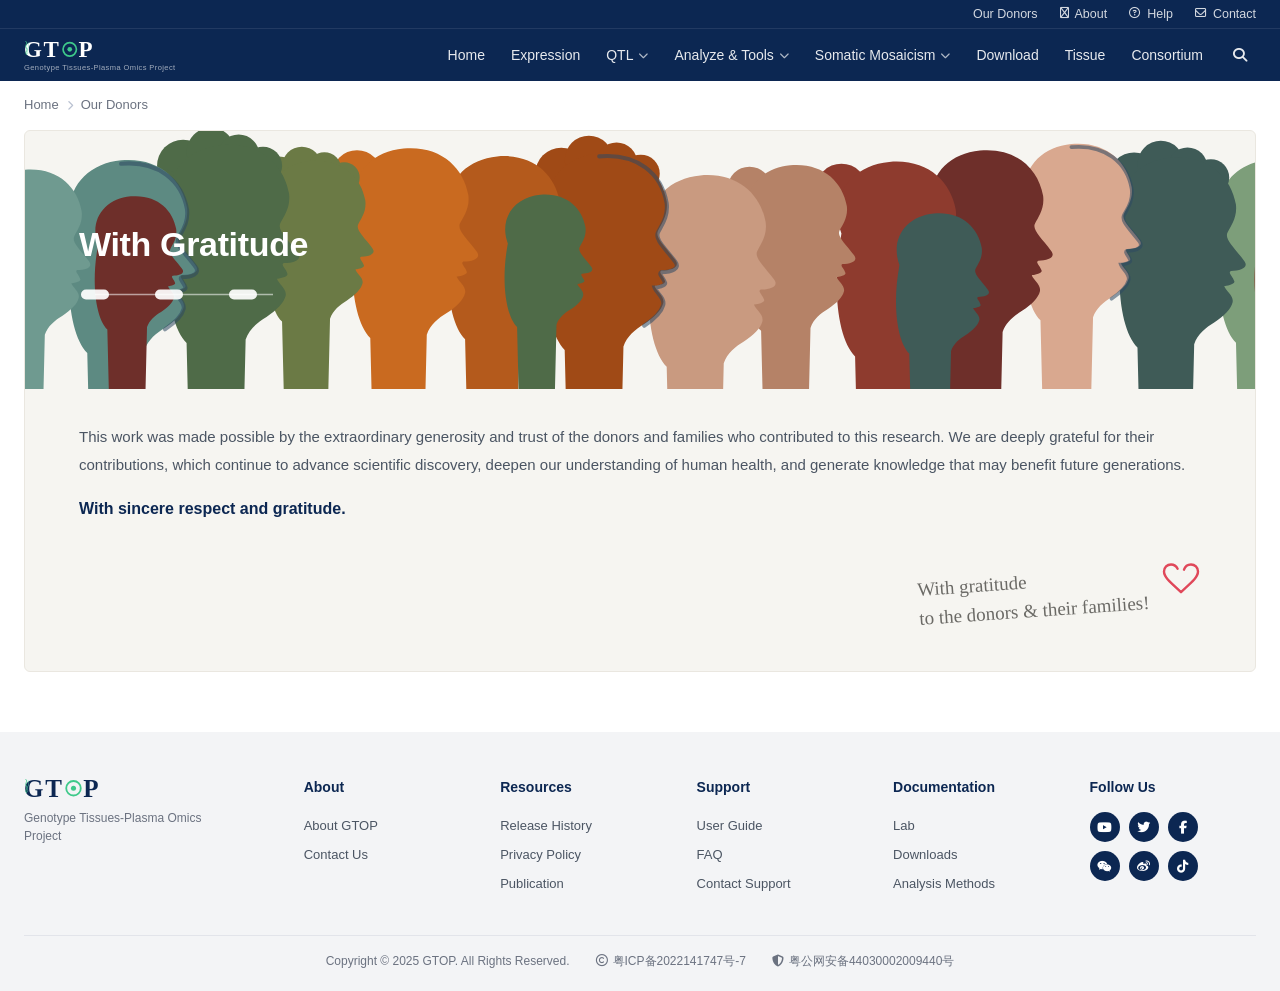
<file: src/donors.html>
<!DOCTYPE html>
<html lang="en">

<head>
  <meta charset="UTF-8">
  <meta name="viewport" content="width=device-width, initial-scale=1.0">
  <title>Our Donors — GTOP</title>
  <link rel="stylesheet" href="../assets/fontawesome/css/all.min.css">
  <link rel="stylesheet" href="../assets/site.css">
</head>

<body>

  <!-- ============================ 页头 ============================ -->
  <header class="site-header">
    <div class="topbar">
      <div class="container">
        <div class="topbar-inner">
          <a href="donors.html"><span>Our Donors</span></a>
          <a href="index.html#about"><i class="fa-regular fa-circle-info"></i><span>About</span></a>
          <a href="#"><i class="fa-regular fa-circle-question"></i><span>Help</span></a>
          <a href="#"><i class="fa-regular fa-envelope"></i><span>Contact</span></a>
        </div>
      </div>
    </div>
    <div class="container">
      <div class="navbar-inner">
        <a href="index.html" class="brand" aria-label="GTOP home">
          <span class="brand-text">
            <span class="brand-name"><span class="bm-g">G<svg class="bm-swirl" aria-hidden="true" viewBox="0 0 20 26">
                  <path d="M7 1c5 4-3 7 1 12s-4 7 0 12" stroke="#3ec98a" stroke-width="1.7" fill="none"
                    stroke-linecap="round" />
                  <path d="M12.5 3c-4 4 2 7-2 11s3 6-1 10" stroke="#5fdfae" stroke-width="1.3" fill="none"
                    stroke-linecap="round" opacity=".75" />
                </svg></span>T<span class="bm-o" aria-hidden="true"><svg viewBox="0 0 24 24">
                  <circle cx="12" cy="12" r="9.2" fill="none" stroke="#3ec98a" stroke-width="2.3" />
                  <circle cx="12" cy="12" r="3.2" fill="#3ec98a" />
                </svg></span>P</span>
            <span class="brand-sub">Genotype Tissues-Plasma Omics Project</span>
          </span>
        </a>
        <button class="nav-toggle" onclick="toggleNav()" aria-label="Toggle navigation"><i
            class="fa-solid fa-bars"></i></button>
        <nav class="nav-menu" id="navMenu">
          <a href="index.html">Home</a>
          <a href="#">Expression</a>
          <div class="nav-drop">
            <a href="#">QTL <i class="fa-solid fa-chevron-down"></i></a>
            <div class="nav-drop-menu">
              <a href="#">Small Variant</a>
              <a href="#">Structure Variant</a>
              <a href="#">Tandem Repeat</a>
            </div>
          </div>
          <div class="nav-drop">
            <a href="#">Analyze &amp; Tools <i class="fa-solid fa-chevron-down"></i></a>
            <div class="nav-drop-menu">
              <a href="somacard.html">SomaCard Annotation</a>
              <a href="#">Genome Browser</a>
            </div>
          </div>
          <div class="nav-drop">
            <a href="index.html">Somatic Mosaicism <i class="fa-solid fa-chevron-down"></i></a>
            <div class="nav-drop-menu">
              <a href="somatic-data.html">Data Portal</a>
            </div>
          </div>
          <a href="somatic-data.html">Download</a>
          <a href="tissue.html">Tissue</a>
          <a href="#">Consortium</a>
          <a href="index.html#search" class="nav-search" aria-label="Search"><i class="fa-solid fa-magnifying-glass"></i></a>
        </nav>
      </div>
    </div>
  </header>

  <!-- ============================ 主体 ============================ -->
  <main class="container">
    <nav class="breadcrumb">
      <a href="index.html">Home</a>
      <i class="fa-solid fa-chevron-right"></i>
      <span>Our Donors</span>
    </nav>

    <article class="donor-card">
      <div class="donor-banner">
        <img src="../assets/donors-banner.svg" alt="" aria-hidden="true">
        <h1 class="donor-banner-title">
          With Gratitude
          <svg class="pill" viewBox="0 0 210 15" fill="none" aria-hidden="true">
            <line x1="16" y1="7.5" x2="194" y2="7.5" stroke="#ffffff" stroke-opacity=".55" stroke-width="1.6" />
            <rect x="2" y="2.5" width="28" height="10" rx="5" fill="#ffffff" fill-opacity=".92" />
            <rect x="76" y="2.5" width="28" height="10" rx="5" fill="#ffffff" fill-opacity=".92" />
            <rect x="150" y="2.5" width="28" height="10" rx="5" fill="#ffffff" fill-opacity=".92" />
          </svg>
        </h1>
      </div>

      <div class="donor-body">
        <p>
          This work was made possible by the extraordinary generosity and trust of the donors and families who
          contributed to this research. We are deeply grateful for their contributions, which continue to advance
          scientific discovery, deepen our understanding of human health, and generate knowledge that may benefit
          future generations.
        </p>
        <p class="emph">With sincere respect and gratitude.</p>

        <div class="donor-sign">
          <span class="donor-sign-text">With gratitude<br>to the donors &amp; their families!</span>
          <svg viewBox="0 0 40 34" fill="none" aria-hidden="true">
            <path d="M20 30C10 21 3 15.5 3 9.6 3 5.4 6.2 2.5 10 2.5c3 0 5.4 1.7 6.6 4.2"
              stroke="#e0485a" stroke-width="2.4" stroke-linecap="round" />
            <path d="M20 30c10-9 17-14.5 17-20.4 0-4.2-3.2-7.1-7-7.1-3.4 0-6 2.1-7 5.2"
              stroke="#e0485a" stroke-width="2.4" stroke-linecap="round" />
            <path d="M20 30c-4-3.5-7.5-6.6-10-9.3" stroke="#e0485a" stroke-width="1.6" stroke-linecap="round"
              opacity=".7" />
          </svg>
        </div>
      </div>
    </article>
  </main>

  <!-- ============================ 页脚 ============================ -->
  <footer class="site-footer">
    <div class="container">
      <div class="footer-top">
        <div class="footer-brand">
          <span class="brand-text">
            <span class="brand-name"><span class="bm-g">G<svg class="bm-swirl" aria-hidden="true" viewBox="0 0 20 26">
                  <path d="M7 1c5 4-3 7 1 12s-4 7 0 12" stroke="#3ec98a" stroke-width="1.7" fill="none"
                    stroke-linecap="round" />
                  <path d="M12.5 3c-4 4 2 7-2 11s3 6-1 10" stroke="#5fdfae" stroke-width="1.3" fill="none"
                    stroke-linecap="round" opacity=".75" />
                </svg></span>T<span class="bm-o" aria-hidden="true"><svg viewBox="0 0 24 24">
                  <circle cx="12" cy="12" r="9.2" fill="none" stroke="#3ec98a" stroke-width="2.3" />
                  <circle cx="12" cy="12" r="3.2" fill="#3ec98a" />
                </svg></span>P</span>
            <span class="brand-sub">Genotype Tissues-Plasma Omics Project</span>
          </span>
        </div>
        <div class="footer-col">
          <h5>About</h5>
          <a href="donors.html">About GTOP</a>
          <a href="#">Contact Us</a>
        </div>
        <div class="footer-col">
          <h5>Resources</h5>
          <a href="#">Release History</a>
          <a href="#">Privacy Policy</a>
          <a href="#">Publication</a>
        </div>
        <div class="footer-col">
          <h5>Support</h5>
          <a href="#">User Guide</a>
          <a href="#">FAQ</a>
          <a href="#">Contact Support</a>
        </div>
        <div class="footer-col">
          <h5>Documentation</h5>
          <a href="#">Lab</a>
          <a href="somatic-data.html">Downloads</a>
          <a href="#">Analysis Methods</a>
        </div>
        <div class="footer-col">
          <h5>Follow Us</h5>
          <div class="footer-social">
            <a href="#" aria-label="YouTube"><i class="fab fa-youtube"></i></a>
            <a href="#" aria-label="Twitter"><i class="fab fa-twitter"></i></a>
            <a href="#" aria-label="Facebook"><i class="fab fa-facebook-f"></i></a>
            <a href="#" aria-label="WeChat"><i class="fab fa-weixin"></i></a>
            <a href="#" aria-label="Weibo"><i class="fab fa-weibo"></i></a>
            <a href="#" aria-label="TikTok"><i class="fab fa-tiktok"></i></a>
          </div>
        </div>
      </div>
      <div class="footer-bottom">
        <span>Copyright &copy; 2025 GTOP. All Rights Reserved.</span>
        <span><i class="fa-regular fa-copyright"></i> 粤ICP备2022141747号-7</span>
        <span><i class="fa-solid fa-shield-halved"></i> 粤公网安备44030002009440号</span>
      </div>
    </div>
  </footer>

  <script>
    function toggleNav() {
      document.getElementById('navMenu').classList.toggle('open');
    }
  </script>
</body>

</html>
</file>
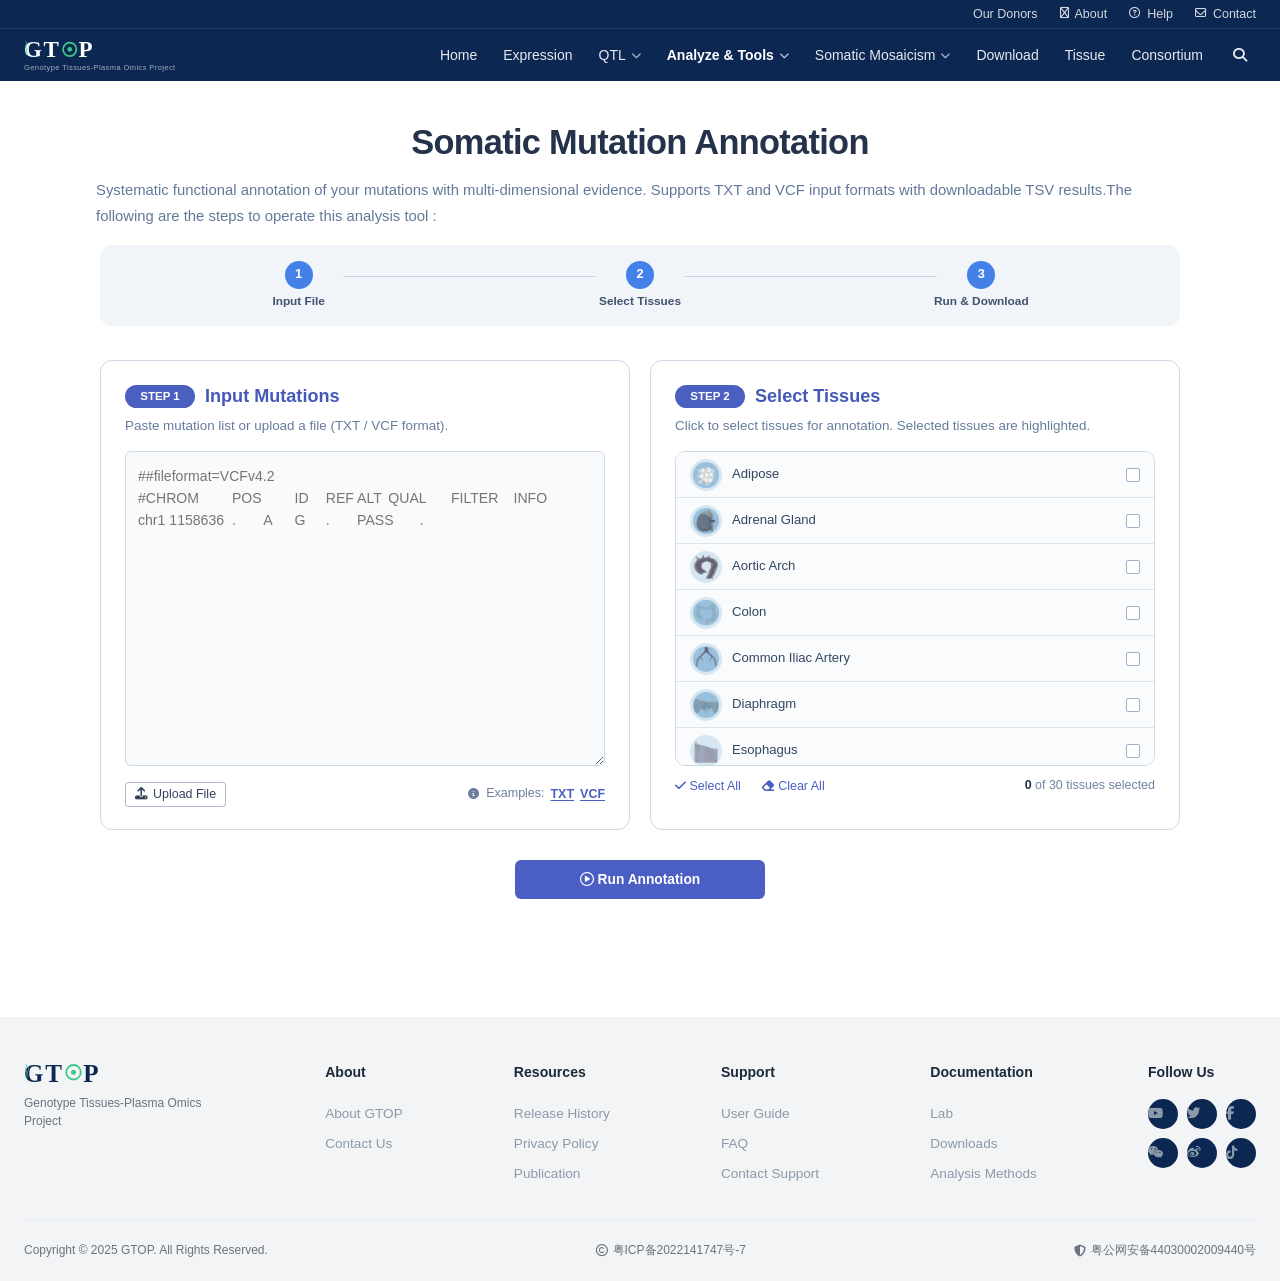
<file: src/somacard.html>
<!DOCTYPE html>
<!-- 登录门已停用（2026-09-25 luo：「取消密码登录的设置」）。
     线上 somatic-annotation.html 需要登录，本地这页不设门槛，直接可用。
     要恢复只需两步：根元素加回 data-somatic-auth="required"，
     页面底部加回 ../assets/somatic-auth.js 那个 script 标签。
     脚本本身仍留在 assets/somatic-auth.js（与线上逐字节一致），没有删。 -->
<html lang="en">

<head>
  <meta charset="UTF-8">
  <meta name="viewport" content="width=device-width, initial-scale=1.0">
  <title>Somatic Annotation | GTOP</title>
  <link rel="stylesheet" href="../assets/fontawesome/css/all.min.css">
  <!-- 全站共享样式：页头 / 页脚 / 按钮 / 栅格 -->
  <link rel="stylesheet" href="../assets/site.css">
  <style>
    *,
    *::before,
    *::after {
      margin: 0;
      padding: 0;
      box-sizing: border-box;
    }

    :root {
      --primary: #3e5973;
      --primary-dark: #2c4156;
      --primary-darker: #0C2751;
      --primary-light: #5a7a96;
      --primary-lighter: #8ba8c2;
      --primary-pale: #d6e3ef;
      --primary-ghost: #eef3f8;
      --accent: #4a9ece;
      --accent-light: #7dbde0;
      --accent-warm: #e8935a;
      --success: #4caf7d;
      --warning: #f0ad4e;
      --danger: #e74c3c;
      --surface: #ffffff;
      --bg: #f5f7fa;
      --bg-alt: #edf1f5;
      --text: #1a2a3a;
      --text-secondary: #5a6a7a;
      --text-muted: #8a9aaa;
      --border: #dce4ec;
      --border-light: #e8eef4;
      --shadow-sm: 0 1px 3px rgba(30, 47, 61, 0.06), 0 1px 2px rgba(30, 47, 61, 0.04);
      --shadow-md: 0 4px 12px rgba(30, 47, 61, 0.08), 0 2px 4px rgba(30, 47, 61, 0.04);
      --shadow-lg: 0 12px 36px rgba(30, 47, 61, 0.1), 0 4px 12px rgba(30, 47, 61, 0.06);
      --shadow-xl: 0 20px 60px rgba(30, 47, 61, 0.12), 0 8px 20px rgba(30, 47, 61, 0.06);
      --radius-sm: 8px;
      --radius-md: 12px;
      --radius-lg: 16px;
      --radius-xl: 24px;
      --transition: 0.3s cubic-bezier(0.4, 0, 0.2, 1);
    }

    html { font-size: 16px; }

    body {
      font-family: Arial, sans-serif;
      background: var(--bg);
      color: var(--text);
      line-height: 1.6;
      -webkit-font-smoothing: antialiased;
    }

    a { text-decoration: none; color: inherit; }
    img { max-width: 100%; display: block; }
    ul { list-style: none; }

    /* 线上页头是 position:fixed 的导航条，所以留 64px；本地页头 .site-header 是
   position:sticky（占位在文档流里），这里必须归零，否则页头和内容之间多 64px 空白。 */
    body { padding-top: 0; }

    ::-webkit-scrollbar { width: 8px; }
    ::-webkit-scrollbar-track { background: var(--bg); }
    ::-webkit-scrollbar-thumb { background: var(--primary-lighter); border-radius: 4px; }
    ::-webkit-scrollbar-thumb:hover { background: var(--primary-light); }

    /* ===== BUTTONS ===== */
    .btn {
      display: inline-flex;
      align-items: center;
      gap: 8px;
      padding: 13px 28px;
      border-radius: 10px;
      font-size: 0.92rem;
      font-weight: 600;
      cursor: pointer;
      border: none;
      transition: var(--transition);
      font-family: inherit;
    }
    .btn-primary {
      background: #CAD5E2;
      color: #1D293D;
      box-shadow: 0 4px 16px rgba(0, 0, 0, 0.1);
    }
    .btn-primary:hover {
      transform: translateY(-2px);
      box-shadow: 0 8px 24px rgba(0, 0, 0, 0.15);
    }
    .btn-outline {
      background: rgba(255, 255, 255, 0.08);
      color: #fff;
      border: 1.5px solid rgba(255, 255, 255, 0.25);
    }
    .btn-outline:hover {
      background: rgba(255, 255, 255, 0.15);
      border-color: rgba(255, 255, 255, 0.4);
    }

    /* ===== SECTIONS ===== */
    .section { padding: 80px 40px; }
    .section-header {
      text-align: center;
      max-width: 700px;
      margin: 0 auto 56px;
    }
    .section-title {
      font-size: 2.2rem;
      font-weight: 800;
      color: var(--text);
      letter-spacing: -0.8px;
      line-height: 1.2;
      margin-bottom: 14px;
    }
    .section-desc {
      font-size: 1rem;
      color: var(--text-secondary);
      line-height: 1.7;
    }

    /* ===== PAGE HERO (compact banner) ===== */
    .page-hero {
      background: linear-gradient(135deg, #0C2751 0%, #1F3864 50%, #2E5091 100%);
      padding: 165px 40px 56px;
      text-align: center;
    }
    .page-hero-title {
      font-size: 2rem;
      font-weight: 700;
      color: #fff;
      letter-spacing: -0.5px;
      margin-bottom: 10px;
    }
    .page-hero-title span { color: var(--accent-light); }
    .page-hero-desc {
      font-size: 0.92rem;
      color: rgba(255, 255, 255, 0.65);
      max-width: 650px;
      margin: 0 auto;
      line-height: 1.7;
    }

    /* ===== FOOTER ===== */
    .footer {
      background: var(--bg-alt);
      color: var(--text-secondary);
      padding: 56px 40px 24px;
      border-top: 1px solid var(--border-light);
    }
    .footer-inner { max-width: 1320px; margin: 0 auto; }
    .footer-top {
      display: flex;
      justify-content: space-between;
      align-items: start;
      gap: 48px;
      padding-bottom: 32px;
      flex-wrap: wrap;
    }
    .footer-brand .logo-text-wrap { margin-bottom: 12px; }
    .footer-brand .logo-text {
      color: var(--primary-dark);
      font-size: 1.4rem;
    }
    .footer-brand .logo-text span { color: var(--accent); }
    .footer-brand .logo-sub {
      color: var(--text-muted);
      font-size: 0.78rem;
    }
    .footer-brand p {
      font-size: 0.82rem;
      max-width: 300px;
      line-height: 1.7;
      color: var(--text-muted);
    }
    .footer-links-group {
      display: flex;
      gap: 48px;
      flex-wrap: wrap;
    }
    .footer-col h5 {
      color: var(--text);
      font-size: 0.88rem;
      font-weight: 700;
      margin-bottom: 16px;
    }
    .footer-col a {
      display: block;
      padding: 4px 0;
      font-size: 0.85rem;
      color: var(--text-muted);
      transition: var(--transition);
    }
    .footer-col a:hover { color: var(--accent); }
    .footer-bottom {
      display: flex;
      justify-content: space-between;
      align-items: center;
      padding-top: 20px;
      border-top: 1px solid var(--border-light);
      flex-wrap: wrap;
      gap: 12px;
    }
    .footer-bottom p {
      font-size: 0.78rem;
      color: var(--text-muted);
      display: flex;
      gap: 16px;
      flex-wrap: wrap;
    }
    .footer-bottom a { color: var(--text-muted); }

    /* ===== STEP WIZARD ===== */
    .wizard-section { background: var(--bg); }
    .wizard-container { max-width: 1200px; margin: 0 auto; }

    .wizard-steps {
      display: flex;
      justify-content: center;
      gap: 40px;
      margin-bottom: 40px;
      position: relative;
    }
    .wizard-steps::after {
      content: '';
      position: absolute;
      top: 18px;
      left: calc(50% - 100px);
      width: 200px;
      height: 2px;
      background: var(--border);
      z-index: 0;
    }
    .wizard-step {
      display: flex;
      flex-direction: column;
      align-items: center;
      gap: 8px;
      position: relative;
      z-index: 1;
    }
    .wizard-step-num {
      width: 36px;
      height: 36px;
      border-radius: 50%;
      display: flex;
      align-items: center;
      justify-content: center;
      font-weight: 700;
      font-size: 0.88rem;
      background: var(--border);
      color: var(--text-muted);
      transition: var(--transition);
    }
    .wizard-step.active .wizard-step-num {
      background: var(--primary);
      color: #fff;
    }
    .wizard-step.done .wizard-step-num {
      background: var(--success);
      color: #fff;
    }
    .wizard-step-label {
      font-size: 0.78rem;
      font-weight: 600;
      color: var(--text-muted);
      text-transform: uppercase;
      letter-spacing: 0.5px;
    }
    .wizard-step.active .wizard-step-label {
      color: var(--primary);
    }

    .wizard-content {
      display: grid;
      grid-template-columns: 1fr 1fr;
      gap: 32px;
      margin-bottom: 32px;
    }

    .wizard-card {
      background: var(--surface);
      border: 1px solid var(--border);
      border-radius: var(--radius-lg);
      padding: 28px;
      box-shadow: var(--shadow-sm);
      transition: var(--transition);
    }
    .wizard-card.step-highlight {
      border-color: var(--accent);
      box-shadow: 0 0 0 3px rgba(74, 158, 206, 0.1), var(--shadow-md);
    }
    .wizard-card h3 {
      font-size: 1.05rem;
      font-weight: 700;
      color: var(--text);
      margin-bottom: 4px;
      display: flex;
      align-items: center;
      gap: 8px;
    }
    .wizard-card h3 .step-badge {
      display: inline-flex;
      align-items: center;
      justify-content: center;
      width: 28px;
      height: 28px;
      border-radius: 50%;
      font-size: 0.78rem;
      font-weight: 700;
      background: var(--primary);
      color: #fff;
      flex-shrink: 0;
    }
    .wizard-card .card-desc {
      font-size: 0.82rem;
      color: var(--text-muted);
      margin-bottom: 18px;
      margin-left: 36px;
    }
    .wizard-card h3 i { color: var(--accent); font-size: 0.95rem; }

    /* Step 1: Input */
    .format-toggle {
      display: flex;
      gap: 0;
      margin-bottom: 16px;
      border: 1px solid var(--border);
      border-radius: var(--radius-sm);
      overflow: hidden;
      width: fit-content;
    }
    .format-toggle button {
      padding: 8px 20px;
      font-size: 0.82rem;
      font-weight: 600;
      border: none;
      background: var(--bg-alt);
      color: var(--text-secondary);
      cursor: pointer;
      font-family: inherit;
      transition: var(--transition);
    }
    .format-toggle button.active {
      background: var(--primary);
      color: #fff;
    }
    .format-toggle button:not(:last-child) {
      border-right: 1px solid var(--border);
    }
    .mutation-textarea {
      width: 100%;
      min-height: 220px;
      padding: 14px;
      font-size: 0.82rem;
      font-family: 'JetBrains Mono', 'Courier New', monospace;
      border: 1.5px solid var(--border);
      border-radius: var(--radius-sm);
      background: var(--bg);
      color: var(--text);
      resize: vertical;
      transition: var(--transition);
      line-height: 1.5;
    }
    .mutation-textarea:focus {
      outline: none;
      border-color: var(--accent);
      box-shadow: 0 0 0 3px rgba(74, 158, 206, 0.12);
    }
    .file-upload-row {
      display: flex;
      align-items: center;
      gap: 12px;
      margin-bottom: 14px;
      flex-wrap: wrap;
    }
    .file-upload-btn {
      display: inline-flex;
      align-items: center;
      gap: 6px;
      padding: 8px 16px;
      font-size: 0.82rem;
      font-weight: 600;
      color: var(--primary);
      background: var(--primary-ghost);
      border: 1.5px dashed var(--primary-lighter);
      border-radius: var(--radius-sm);
      cursor: pointer;
      transition: var(--transition);
    }
    .file-upload-btn:hover {
      background: var(--primary-pale);
      border-color: var(--primary);
    }
    .file-upload-row input[type="file"] { display: none; }
    .file-name {
      font-size: 0.78rem;
      color: var(--text-muted);
      max-width: 200px;
      overflow: hidden;
      text-overflow: ellipsis;
      white-space: nowrap;
    }
    .example-links {
      font-size: 0.78rem;
      color: var(--text-muted);
    }
    .example-links button {
      background: none;
      border: none;
      color: var(--accent);
      font-weight: 600;
      font-size: 0.78rem;
      cursor: pointer;
      font-family: inherit;
      text-decoration: underline;
      text-underline-offset: 2px;
      margin: 0 2px;
    }
    .example-links button:hover { color: var(--primary); }

    /* Step 2: Tissue List Filter */
    .tissue-select-grid {
      display: flex;
      flex-direction: column;
      gap: 0;
      max-height: 380px;
      overflow-y: auto;
      border: 1px solid var(--border-light);
      border-radius: var(--radius-sm);
      margin-bottom: 0;
    }
    .tissue-select-grid::-webkit-scrollbar { width: 5px; }
    .tissue-select-grid::-webkit-scrollbar-thumb { background: var(--border); border-radius: 3px; }

    .tissue-select-card {
      display: flex;
      align-items: center;
      gap: 10px;
      padding: 9px 14px;
      background: var(--surface);
      border-bottom: 1px solid var(--border-light);
      cursor: pointer;
      transition: background 0.15s ease;
      user-select: none;
    }
    .tissue-select-card:last-child { border-bottom: none; }
    .tissue-select-card:hover { background: var(--primary-ghost); }
    .tissue-select-card.selected {
      background: #eef6fc;
    }
    .tissue-select-card .tissue-img {
      width: 28px;
      height: 28px;
      display: flex;
      align-items: center;
      justify-content: center;
      flex-shrink: 0;
    }
    .tissue-select-card .tissue-img img {
      max-width: 28px;
      max-height: 28px;
      object-fit: contain;
    }
    .tissue-select-card .tissue-label {
      flex: 1;
      font-size: 0.82rem;
      font-weight: 500;
      color: var(--text);
      line-height: 1.3;
    }
    .tissue-select-card.selected .tissue-label {
      color: var(--primary-dark);
      font-weight: 600;
    }
    .tissue-select-card .tissue-check {
      width: 16px;
      height: 16px;
      border: 2px solid var(--border);
      border-radius: 4px;
      display: flex;
      align-items: center;
      justify-content: center;
      flex-shrink: 0;
      transition: var(--transition);
      font-size: 0.6rem;
      color: transparent;
    }
    .tissue-select-card.selected .tissue-check {
      background: var(--accent);
      border-color: var(--accent);
      color: #fff;
    }
    .tissue-select-card input { display: none; }

    .tissue-select-actions {
      display: flex;
      gap: 8px;
      margin-top: 14px;
      flex-wrap: wrap;
    }
    .tissue-select-actions button {
      padding: 5px 14px;
      font-size: 0.74rem;
      font-weight: 600;
      border: 1px solid var(--border);
      border-radius: 6px;
      background: var(--surface);
      color: var(--text-secondary);
      cursor: pointer;
      font-family: inherit;
      transition: var(--transition);
    }
    .tissue-select-actions button:hover {
      background: var(--primary-ghost);
      color: var(--primary);
    }
    .tissue-count {
      margin-top: 10px;
      font-size: 0.78rem;
      color: var(--text-muted);
    }
    .tissue-count strong { color: var(--accent); }

    /* Submit */
    .wizard-submit {
      text-align: center;
    }
    .submit-btn {
      display: inline-flex;
      align-items: center;
      gap: 10px;
      padding: 14px 44px;
      font-size: 0.95rem;
      font-weight: 700;
      color: #fff;
      background: var(--primary);
      border: none;
      border-radius: var(--radius-md);
      cursor: pointer;
      font-family: inherit;
      transition: var(--transition);
      box-shadow: var(--shadow-md);
    }
    .submit-btn:hover:not(:disabled) {
      background: var(--primary-dark);
      transform: translateY(-2px);
      box-shadow: var(--shadow-lg);
    }
    .submit-btn:disabled { opacity: 0.5; cursor: not-allowed; }
    .submit-btn .spinner {
      display: none;
      width: 18px;
      height: 18px;
      border: 2.5px solid rgba(255,255,255,0.3);
      border-top-color: #fff;
      border-radius: 50%;
      animation: spin 0.7s linear infinite;
    }
    .submit-btn.loading .spinner { display: inline-block; }
    .submit-btn.loading .btn-text { display: none; }

    /* Results */
    .annotation-results { margin-top: 40px; }
    .results-header-bar {
      display: flex;
      justify-content: space-between;
      align-items: center;
      margin-bottom: 14px;
      flex-wrap: wrap;
      gap: 10px;
    }
    .results-count-text { font-size: 0.9rem; font-weight: 600; color: var(--text); }
    .download-btn {
      display: inline-flex;
      align-items: center;
      gap: 6px;
      padding: 8px 18px;
      font-size: 0.82rem;
      font-weight: 600;
      color: #fff;
      background: var(--success);
      border: none;
      border-radius: var(--radius-sm);
      cursor: pointer;
      font-family: inherit;
      transition: var(--transition);
    }
    .download-btn:hover { filter: brightness(0.9); }
    .results-table-wrap {
      overflow-x: auto;
      border: 1px solid var(--border);
      border-radius: var(--radius-sm);
    }
    .results-table {
      width: 100%;
      border-collapse: collapse;
      font-size: 0.78rem;
      white-space: nowrap;
    }
    .results-table thead { background: var(--primary-ghost); }
    .results-table th {
      padding: 10px 12px;
      text-align: left;
      font-weight: 700;
      color: var(--primary-dark);
      border-bottom: 2px solid var(--border);
      position: sticky;
      top: 0;
      background: var(--primary-ghost);
    }
    .results-table td {
      padding: 8px 12px;
      border-bottom: 1px solid var(--border-light);
      color: var(--text);
    }
    .results-table tbody tr:hover { background: var(--primary-ghost); }
    .results-table .score-cell { font-weight: 600; text-align: center; }
    .results-table .bool-true { color: var(--success); font-weight: 600; }
    .results-table .bool-false { color: var(--text-muted); }
    .error-msg {
      padding: 14px 18px;
      background: #fef2f2;
      border: 1px solid #fecaca;
      border-radius: var(--radius-sm);
      color: #b91c1c;
      font-size: 0.84rem;
      margin-top: 16px;
    }

    /* ===== BACK TO TOP ===== */
    .back-to-top {
      position: fixed;
      bottom: 32px;
      right: 32px;
      width: 44px;
      height: 44px;
      background: var(--primary);
      color: #fff;
      border: none;
      border-radius: 12px;
      cursor: pointer;
      font-size: 1rem;
      display: flex;
      align-items: center;
      justify-content: center;
      opacity: 0;
      transform: translateY(20px);
      transition: var(--transition);
      box-shadow: var(--shadow-lg);
      z-index: 999;
    }
    .back-to-top.visible { opacity: 1; transform: translateY(0); }
    .back-to-top:hover { background: var(--primary-dark); transform: translateY(-2px); }

    /* ===== FADE-IN ===== */
    .fade-in {
      opacity: 0;
      transform: translateY(30px);
      transition: opacity 0.7s ease, transform 0.7s ease;
    }
    .fade-in.visible { opacity: 1; transform: translateY(0); }

    @keyframes spin {
      to { transform: rotate(360deg); }
    }

    /* ===== RESPONSIVE ===== */
    @media (max-width: 1024px) {
      .page-hero { padding: 90px 32px 48px; }
    }
    @media (max-width: 768px) {
      /* 线上页头是 position:fixed 的导航条，所以留 64px；本地页头 .site-header 是
   position:sticky（占位在文档流里），这里必须归零，否则页头和内容之间多 64px 空白。 */
    body { padding-top: 0; }
      .wizard-content { grid-template-columns: 1fr; }
      .tissue-select-grid { max-height: 280px; }
      .section { padding: 60px 20px; }
      .section-title { font-size: 1.7rem; }
      .page-hero { padding: 140px 20px 40px; }
      .page-hero-title { font-size: 1.5rem; }
      .footer { padding: 40px 20px 24px; }
      .footer-top { flex-direction: column; }
      .footer-links-group { gap: 32px; }
    }
    @media (max-width: 480px) {
      .tissue-select-grid { max-height: 260px; }
      .wizard-submit .submit-btn { width: 100%; justify-content: center; }
    }
  
  
    /* ============================================================
       ANNOTATION PAGE V4 — aligned with supplied design mockup
       ============================================================ */
    body {
      background: #ffffff;
      color: #24324a;
      padding-top: 0;
    }

    .page-hero {
      max-width: 1160px;
      margin: 0 auto;
      padding: 42px 36px 16px;
      background: #ffffff;
      text-align: center;
    }

    .page-hero-title {
      color: #24324a;
      font-size: 2.15rem;
      line-height: 1.15;
      font-weight: 800;
      letter-spacing: -0.7px;
      margin-bottom: 14px;
    }

    .page-hero-title span {
      color: inherit;
    }

    .page-hero-desc {
      max-width: none;
      margin: 0;
      color: #62789a;
      font-size: 0.93rem;
      line-height: 1.75;
      text-align: left;
    }

    .wizard-section.section {
      background: #ffffff;
      padding: 0 36px 84px;
    }

    .wizard-container {
      max-width: 1080px;
      margin: 0 auto;
    }

    /* ----- 3-step process strip ----- */
    .wizard-steps {
      position: relative;
      display: grid;
      grid-template-columns: 1fr 1fr 1fr;
      align-items: center;
      gap: 0;
      margin: 0 0 34px;
      padding: 16px 28px 17px;
      background: #f1f5fa;
      border-radius: 12px;
      overflow: hidden;
    }

    .wizard-steps::after {
      display: none;
    }

    .wizard-step {
      min-width: 0;
      display: flex;
      flex-direction: column;
      align-items: center;
      justify-content: center;
      gap: 5px;
      position: relative;
      z-index: 2;
      padding: 0;
      background: transparent;
      border: none;
      border-radius: 0;
      box-shadow: none;
    }

    .wizard-step:not(:last-child)::after {
      content: '';
      position: absolute;
      top: 15px;
      left: calc(50% + 44px);
      right: calc(-50% + 44px);
      height: 1px;
      background: #cbd6e5;
      z-index: -1;
    }

    .wizard-step-num {
      width: 28px;
      height: 28px;
      min-width: 28px;
      display: flex;
      align-items: center;
      justify-content: center;
      border-radius: 50%;
      background: #4381e8;
      color: #ffffff;
      font-size: 0.80rem;
      font-weight: 800;
      box-shadow: none;
    }

    .wizard-step.active .wizard-step-num,
    .wizard-step.done .wizard-step-num {
      background: #4381e8;
      color: #fff;
    }

    .wizard-step-label,
    .wizard-step.active .wizard-step-label {
      color: #40526e;
      font-size: 0.74rem;
      line-height: 1.3;
      font-weight: 700;
      text-transform: none;
      letter-spacing: 0;
      text-align: center;
    }

    /* ----- two main cards ----- */
    .wizard-content {
      display: grid;
      grid-template-columns: 1fr 1fr;
      gap: 20px;
      margin-bottom: 30px;
      align-items: stretch;
    }

    .wizard-card,
    .wizard-card.step-highlight {
      background: #ffffff;
      border: 1px solid #ced9e8;
      border-radius: 12px;
      padding: 24px 24px 22px;
      box-shadow: none;
      min-height: 466px;
    }

    .wizard-card h3 {
      display: flex;
      align-items: center;
      gap: 10px;
      color: #4459b7;
      font-size: 1.13rem;
      line-height: 1.25;
      font-weight: 800;
      margin-bottom: 8px;
    }

    .wizard-card h3 .step-badge {
      width: auto;
      height: auto;
      min-width: 70px;
      padding: 5px 12px;
      border-radius: 999px;
      background: #4b5fc0;
      color: #fff;
      font-size: 0.72rem;
      line-height: 1.15;
      font-weight: 800;
      flex-shrink: 0;
    }

    .wizard-card .card-desc {
      margin: 0 0 14px;
      color: #667c9d;
      font-size: 0.84rem;
      line-height: 1.55;
    }

    /* Hide old format control but preserve it for JS state. */
    .format-toggle {
      display: none !important;
    }

    .mutation-textarea {
      width: 100%;
      min-height: 315px;
      height: 315px;
      padding: 14px 12px;
      border: 1px solid #ced9e8;
      border-radius: 6px;
      background: #f8fafc;
      color: #586f90;
      font-family: Arial, sans-serif;
      font-size: 0.88rem;
      line-height: 1.55;
      resize: vertical;
      box-shadow: none;
    }

    .mutation-textarea:focus {
      outline: none;
      border-color: #8298c9;
      box-shadow: 0 0 0 2px rgba(74, 94, 196, 0.08);
    }

    .input-card-footer {
      display: flex;
      align-items: center;
      justify-content: space-between;
      gap: 12px;
      flex-wrap: wrap;
      margin-top: 8px;
    }

    .file-upload-row {
      display: flex;
      align-items: center;
      gap: 8px;
      margin: 0;
      flex-wrap: wrap;
    }

    .file-upload-btn {
      display: inline-flex;
      align-items: center;
      gap: 6px;
      padding: 4px 9px;
      border: 1px solid #aebbd0;
      border-radius: 3px;
      background: #ffffff;
      color: #33425a;
      font-size: 0.78rem;
      line-height: 1.2;
      font-weight: 500;
      box-shadow: none;
      cursor: pointer;
    }

    .file-upload-btn:hover {
      background: #f5f8fc;
      border-color: #7f92b2;
      color: #33425a;
    }

    .file-name {
      max-width: 150px;
      color: #72849f;
      font-size: 0.72rem;
    }

    .example-links {
      display: flex;
      align-items: center;
      justify-content: flex-end;
      gap: 6px;
      margin: 0;
      color: #6c7f9d;
      font-size: 0.78rem;
      white-space: nowrap;
    }

    .example-links::before {
      content: '\f05a';
      font-family: 'Font Awesome 6 Free';
      font-weight: 900;
      color: #6c7f9d;
      font-size: 0.72rem;
    }

    .example-links > i {
      display: none;
    }

    .example-links button {
      margin: 0;
      padding: 0;
      border: none;
      background: transparent;
      color: #4a5ec4;
      font-size: 0.78rem;
      font-weight: 700;
      text-decoration: underline;
      text-underline-offset: 2px;
      cursor: pointer;
    }

    /* ----- tissue list ----- */
    .tissue-select-grid {
      display: flex;
      flex-direction: column;
      gap: 0;
      height: 315px;
      max-height: 315px;
      overflow-y: auto;
      border: 1px solid #ced9e8;
      border-radius: 10px;
      background: #f9fbfd;
      margin: 0;
    }

    .tissue-select-grid::-webkit-scrollbar {
      width: 5px;
    }

    .tissue-select-grid::-webkit-scrollbar-thumb {
      background: #c5d0de;
      border-radius: 10px;
    }

    .tissue-select-card {
      display: flex;
      align-items: center;
      gap: 10px;
      min-height: 46px;
      padding: 7px 14px;
      background: #f9fbfd;
      border-bottom: 1px solid #dbe3ee;
      cursor: pointer;
      transition: background 0.15s ease;
      user-select: none;
    }

    .tissue-select-card:last-child {
      border-bottom: none;
    }

    .tissue-select-card:hover,
    .tissue-select-card.selected {
      background: #f1f6fb;
    }

    .tissue-select-card .tissue-img {
      width: 32px;
      height: 32px;
      min-width: 32px;
      border-radius: 50%;
      background: #d7e7f2;
      display: flex;
      align-items: center;
      justify-content: center;
      overflow: hidden;
    }

    .tissue-select-card .tissue-img img {
      max-width: 26px;
      max-height: 26px;
      object-fit: contain;
    }

    .tissue-select-card .tissue-label {
      flex: 1;
      color: #33465f;
      font-size: 0.82rem;
      line-height: 1.25;
      font-weight: 500;
    }

    .tissue-select-card.selected .tissue-label {
      color: #33465f;
      font-weight: 500;
    }

    .tissue-select-card .tissue-check {
      width: 14px;
      height: 14px;
      min-width: 14px;
      border: 1px solid #9fb0c8;
      border-radius: 2px;
      background: #ffffff;
      color: transparent;
      display: flex;
      align-items: center;
      justify-content: center;
      font-size: 0.55rem;
    }

    .tissue-select-card.selected .tissue-check {
      background: #4b61c2;
      border-color: #4b61c2;
      color: #ffffff;
    }

    .tissue-select-card input {
      display: none;
    }

    .tissue-card-footer {
      display: flex;
      align-items: center;
      justify-content: space-between;
      gap: 12px;
      margin-top: 10px;
      flex-wrap: wrap;
    }

    .tissue-select-actions {
      display: flex;
      align-items: center;
      gap: 20px;
      margin: 0;
    }

    .tissue-select-actions button {
      padding: 0;
      border: none;
      background: transparent;
      color: #4a5ec4;
      font-size: 0.78rem;
      font-weight: 500;
      cursor: pointer;
    }

    .tissue-select-actions button:hover {
      background: transparent;
      color: #3449aa;
    }

    .tissue-count {
      margin: 0;
      color: #7183a0;
      font-size: 0.78rem;
      white-space: nowrap;
    }

    .tissue-count strong:first-child {
      color: #24324a;
      font-weight: 800;
    }

    .tissue-count strong:last-child {
      color: #7183a0;
      font-weight: 500;
    }

    /* ----- submit ----- */
    .wizard-submit {
      text-align: center;
      margin: 0 0 26px;
    }

    .submit-btn {
      min-width: 250px;
      padding: 12px 28px;
      border: none;
      border-radius: 6px;
      background: #4a5ec4;
      color: #fff;
      font-size: 0.86rem;
      font-weight: 600;
      box-shadow: none;
      justify-content: center;
    }

    .submit-btn:hover:not(:disabled) {
      background: #3d51b1;
      transform: none;
      box-shadow: none;
    }

    .error-msg {
      max-width: 760px;
      margin: 12px auto 0;
      font-size: 0.80rem;
    }

    /* ----- results ----- */
    .annotation-results {
      margin-top: 0;
      padding-top: 30px;
      border-top: 1px solid #cdd8e7;
    }

    .results-header-bar {
      display: flex;
      align-items: center;
      justify-content: space-between;
      gap: 16px;
      flex-wrap: wrap;
      margin-bottom: 12px;
    }

    .results-count-text {
      color: #24324a;
      font-size: 0.86rem;
      font-weight: 400;
    }

    .results-count-text strong {
      font-weight: 800;
      color: #24324a;
    }

    .results-count-text span {
      color: #7183a0;
      margin-left: 8px;
    }

    .download-btn {
      display: inline-flex;
      align-items: center;
      gap: 7px;
      padding: 7px 12px;
      border: 1px solid #9eacc1;
      border-radius: 5px;
      background: #ffffff;
      color: #26354b;
      font-size: 0.78rem;
      line-height: 1.2;
      font-weight: 600;
      box-shadow: none;
    }

    .download-btn:hover {
      background: #f6f8fb;
      filter: none;
    }

    .results-table-wrap {
      overflow-x: auto;
      border: 1px solid #cfd9e7;
      border-radius: 8px;
      background: #fff;
    }

    .results-table {
      width: 100%;
      min-width: 1080px;
      border-collapse: collapse;
      white-space: nowrap;
      font-size: 0.72rem;
    }

    .results-table thead {
      background: #e9eef7;
    }

    .results-table th {
      position: static;
      top: auto;
      padding: 11px 10px;
      background: #e9eef7;
      color: #24324a;
      border-bottom: 1px solid #cdd8e7;
      text-align: left;
      font-size: 0.69rem;
      font-weight: 800;
    }

    .results-table td {
      padding: 8px 10px;
      color: #425571;
      border-bottom: 1px solid #dce4ef;
      background: #ffffff;
      font-size: 0.69rem;
    }

    .results-table tbody tr:nth-child(even) td {
      background: #f8fafc;
    }

    .results-table tbody tr:hover td {
      background: #f1f5fa;
    }

    .results-table a,
    .results-table .mutation-link {
      color: #4a5ec4;
    }

    .results-table .score-cell {
      text-align: center;
      font-weight: 600;
    }

    /* ----- responsive ----- */
    @media (max-width: 900px) {
      .page-hero {
        padding: 36px 20px 16px;
      }

      .wizard-section.section {
        padding: 0 20px 64px;
      }

      .wizard-content {
        grid-template-columns: 1fr;
      }

      .wizard-card,
      .wizard-card.step-highlight {
        min-height: auto;
      }
    }

    @media (max-width: 620px) {
      .page-hero-title {
        font-size: 1.7rem;
      }

      .wizard-steps {
        padding: 14px 8px;
      }

      .wizard-step:not(:last-child)::after {
        left: calc(50% + 24px);
        right: calc(-50% + 24px);
      }

      .wizard-step-label {
        font-size: 0.65rem;
      }

      .input-card-footer,
      .tissue-card-footer {
        align-items: flex-start;
        flex-direction: column;
      }

      .example-links {
        justify-content: flex-start;
      }

      .submit-btn {
        width: 100%;
        min-width: 0;
      }
    }

  </style>
</head>

<body>
  <!-- ============================ 页头（与全站一致） ============================ -->
  <header class="site-header">
    <div class="topbar">
      <div class="container">
        <div class="topbar-inner">
          <a href="donors.html"><span>Our Donors</span></a>
          <a href="index.html#about"><i class="fa-regular fa-circle-info"></i><span>About</span></a>
          <a href="#"><i class="fa-regular fa-circle-question"></i><span>Help</span></a>
          <a href="#"><i class="fa-regular fa-envelope"></i><span>Contact</span></a>
        </div>
      </div>
    </div>
    <div class="container">
      <div class="navbar-inner">
        <a href="index.html" class="brand" aria-label="GTOP home">
          <span class="brand-text">
            <span class="brand-name"><span class="bm-g">G<svg class="bm-swirl" aria-hidden="true" viewBox="0 0 20 26">
                  <path d="M7 1c5 4-3 7 1 12s-4 7 0 12" stroke="#3ec98a" stroke-width="1.7" fill="none"
                    stroke-linecap="round" />
                  <path d="M12.5 3c-4 4 2 7-2 11s3 6-1 10" stroke="#5fdfae" stroke-width="1.3" fill="none"
                    stroke-linecap="round" opacity=".75" />
                </svg></span>T<span class="bm-o" aria-hidden="true"><svg viewBox="0 0 24 24">
                  <circle cx="12" cy="12" r="9.2" fill="none" stroke="#3ec98a" stroke-width="2.3" />
                  <circle cx="12" cy="12" r="3.2" fill="#3ec98a" />
                </svg></span>P</span>
            <span class="brand-sub">Genotype Tissues-Plasma Omics Project</span>
          </span>
        </a>
        <button class="nav-toggle" onclick="toggleNav()" aria-label="Toggle navigation"><i
            class="fa-solid fa-bars"></i></button>
        <nav class="nav-menu" id="navMenu">
          <a href="index.html">Home</a>
          <a href="#">Expression</a>
          <div class="nav-drop">
            <a href="#">QTL <i class="fa-solid fa-chevron-down"></i></a>
            <div class="nav-drop-menu">
              <a href="#">Small Variant</a>
              <a href="#">Structure Variant</a>
              <a href="#">Tandem Repeat</a>
            </div>
          </div>
          <div class="nav-drop">
            <a href="#" class="active">Analyze &amp; Tools <i class="fa-solid fa-chevron-down"></i></a>
            <div class="nav-drop-menu">
              <a href="somacard.html">SomaCard Annotation</a>
              <a href="#">Genome Browser</a>
            </div>
          </div>
          <div class="nav-drop">
            <a href="index.html">Somatic Mosaicism <i class="fa-solid fa-chevron-down"></i></a>
            <div class="nav-drop-menu">
              <a href="somatic-data.html">Data Portal</a>
            </div>
          </div>
          <a href="somatic-data.html">Download</a>
          <a href="tissue.html">Tissue</a>
          <a href="#">Consortium</a>
          <a href="index.html#search" class="nav-search" aria-label="Search"><i class="fa-solid fa-magnifying-glass"></i></a>
        </nav>
      </div>
    </div>
  </header>

  <!-- PAGE HERO -->
  <section class="page-hero">
    <h1 class="page-hero-title">Somatic Mutation Annotation</h1>
    <p class="page-hero-desc">
      Systematic functional annotation of your mutations with multi-dimensional evidence. Supports TXT and VCF input formats with downloadable TSV results.The following are the steps to operate this analysis tool :
    </p>
  </section>

  <!-- ANNOTATION WIZARD -->
  <section class="section wizard-section" id="somacard">
    <div class="wizard-container">

      <!-- Three-step process -->
      <div class="wizard-steps">
        <div class="wizard-step active" id="wizardStep1">
          <div class="wizard-step-num">1</div>
          <div class="wizard-step-label">Input File</div>
        </div>
        <div class="wizard-step active" id="wizardStep2">
          <div class="wizard-step-num">2</div>
          <div class="wizard-step-label">Select Tissues</div>
        </div>
        <div class="wizard-step active" id="wizardStep3">
          <div class="wizard-step-num">3</div>
          <div class="wizard-step-label">Run &amp; Download</div>
        </div>
      </div>

      <div class="wizard-content">
        <!-- Step 1 -->
        <div class="wizard-card" id="step1Card">
          <h3><span class="step-badge">STEP 1</span> Input Mutations</h3>
          <p class="card-desc">Paste mutation list or upload a file (TXT / VCF format).</p>

          <!-- Preserved for format state; examples/files update it -->
          <div class="format-toggle" id="formatToggle">
            <button data-format="txt" onclick="setFormat('txt')">TXT Format</button>
            <button class="active" data-format="vcf" onclick="setFormat('vcf')">VCF Format</button>
          </div>

          <textarea class="mutation-textarea" id="mutationInput" oninput="clearFileUpload()"
            placeholder="##fileformat=VCFv4.1&#10;#CHROM POS ID REF ALT ..."></textarea>

          <div class="input-card-footer">
            <div class="file-upload-row">
              <label class="file-upload-btn">
                <i class="fas fa-upload"></i> Upload File
                <input type="file" id="fileInput" onchange="handleFile(event)" accept=".txt,.vcf,.vcf.gz">
              </label>
              <span class="file-name" id="fileName"></span>
            </div>

            <div class="example-links">
              <span>Examples:</span>
              <button onclick="loadExample('txt')">TXT</button>
              <button onclick="loadExample('vcf')">VCF</button>
            </div>
          </div>
        </div>

        <!-- Step 2 -->
        <div class="wizard-card" id="step2Card">
          <h3><span class="step-badge">STEP 2</span> Select Tissues</h3>
          <p class="card-desc">Click to select tissues for annotation. Selected tissues are highlighted.</p>

          <div class="tissue-select-grid" id="tissueGrid"></div>

          <div class="tissue-card-footer">
            <div class="tissue-select-actions">
              <button onclick="selectAllTissues()"><i class="fas fa-check"></i> Select All</button>
              <button onclick="clearAllTissues()"><i class="fas fa-eraser"></i> Clear All</button>
            </div>
            <div class="tissue-count" id="tissueCount"><strong>0</strong> of <strong>30</strong> tissues selected</div>
          </div>
        </div>
      </div>

      <!-- Step 3 -->
      <div class="wizard-submit">
        <button type="button" class="submit-btn" id="submitBtn" onclick="submitAnnotation()">
          <span class="spinner"></span>
          <span class="btn-text"><i class="far fa-circle-play"></i> Run Annotation</span>
        </button>
        <div class="error-msg" id="errorMsg" style="display:none;"></div>
      </div>

      <!-- Results -->
      <div class="annotation-results" id="resultsBlock" style="display:none;">
        <div class="results-header-bar">
          <span class="results-count-text" id="resultsCount"></span>
          <button class="download-btn" onclick="downloadTSV()">
            <i class="fas fa-download"></i> Download TSV
          </button>
        </div>
        <div class="results-table-wrap">
          <table class="results-table">
            <thead id="resultsHead"></thead>
            <tbody id="resultsBody"></tbody>
          </table>
        </div>
      </div>
    </div>
  </section>

  <!-- ============================ 页脚（与全站一致） ============================ -->
  <!-- ============================ 页脚（与全站一致） ============================ -->
  <footer class="site-footer">
    <div class="container">
      <div class="footer-top">
        <div class="footer-brand">
          <span class="brand-text">
            <span class="brand-name"><span class="bm-g">G<svg class="bm-swirl" aria-hidden="true" viewBox="0 0 20 26">
                  <path d="M7 1c5 4-3 7 1 12s-4 7 0 12" stroke="#3ec98a" stroke-width="1.7" fill="none"
                    stroke-linecap="round" />
                  <path d="M12.5 3c-4 4 2 7-2 11s3 6-1 10" stroke="#5fdfae" stroke-width="1.3" fill="none"
                    stroke-linecap="round" opacity=".75" />
                </svg></span>T<span class="bm-o" aria-hidden="true"><svg viewBox="0 0 24 24">
                  <circle cx="12" cy="12" r="9.2" fill="none" stroke="#3ec98a" stroke-width="2.3" />
                  <circle cx="12" cy="12" r="3.2" fill="#3ec98a" />
                </svg></span>P</span>
            <span class="brand-sub">Genotype Tissues-Plasma Omics Project</span>
          </span>
        </div>
        <div class="footer-col">
          <h5>About</h5>
          <a href="donors.html">About GTOP</a>
          <a href="#">Contact Us</a>
        </div>
        <div class="footer-col">
          <h5>Resources</h5>
          <a href="#">Release History</a>
          <a href="#">Privacy Policy</a>
          <a href="#">Publication</a>
        </div>
        <div class="footer-col">
          <h5>Support</h5>
          <a href="#">User Guide</a>
          <a href="#">FAQ</a>
          <a href="#">Contact Support</a>
        </div>
        <div class="footer-col">
          <h5>Documentation</h5>
          <a href="#">Lab</a>
          <a href="somatic-data.html">Downloads</a>
          <a href="#">Analysis Methods</a>
        </div>
        <div class="footer-col">
          <h5>Follow Us</h5>
          <div class="footer-social">
            <a href="#" aria-label="YouTube"><i class="fab fa-youtube"></i></a>
            <a href="#" aria-label="Twitter"><i class="fab fa-twitter"></i></a>
            <a href="#" aria-label="Facebook"><i class="fab fa-facebook-f"></i></a>
            <a href="#" aria-label="WeChat"><i class="fab fa-weixin"></i></a>
            <a href="#" aria-label="Weibo"><i class="fab fa-weibo"></i></a>
            <a href="#" aria-label="TikTok"><i class="fab fa-tiktok"></i></a>
          </div>
        </div>
      </div>
      <div class="footer-bottom">
        <span>Copyright &copy; 2025 GTOP. All Rights Reserved.</span>
        <span><i class="fa-regular fa-copyright"></i> 粤ICP备2022141747号-7</span>
        <span><i class="fa-solid fa-shield-halved"></i> 粤公网安备44030002009440号</span>
      </div>
    </div>
  </footer>

  <!-- BACK TO TOP -->
  <button class="back-to-top" id="backToTop" onclick="scrollToTop(event)"><i class="fas fa-arrow-up"></i></button>

  <!-- 登录门已停用，见文件顶部说明；恢复方式也写在那里 -->

  <script>
    // ===================== SHARED UTILITIES =====================
    function scrollToTop(e) { if (e) e.preventDefault(); window.scrollTo({ top: 0, behavior: 'smooth' }); }

    // 本地站点没有导航组件脚本 —— 页头改用全站统一的 .site-header（见下方 <header>）。

    // Back-to-top
    window.addEventListener('scroll', () => {
      document.getElementById('backToTop').classList.toggle('visible', window.scrollY > 400);
    });

    // Fade-in observer
    const fadeEls = document.querySelectorAll('.fade-in');
    const observer = new IntersectionObserver(entries => {
      entries.forEach(entry => { if (entry.isIntersecting) { entry.target.classList.add('visible'); observer.unobserve(entry.target); } });
    }, { threshold: 0.15, rootMargin: '0px 0px -40px 0px' });
    fadeEls.forEach(el => observer.observe(el));

    // ===================== ANNOTATION WIZARD =====================
    const TISSUE_LIST = [
      "Adipose", "Adrenal_Gland", "Aortic_Arch", "Colon",
      "Common_Iliac_Artery", "Diaphragm", "Esophagus", "Gallbladder",
      "Heart_Left_Atrium", "Heart_Left_Ventricle", "Heart_Mitral_Valve",
      "Heart_Right_Atrium", "Heart_Right_Ventricle", "Heart_Tricuspid_valve",
      "Liver", "Lung_Apex", "Lung_Base", "Muscle",
      "Ovary", "Pancreas_Body", "Pancreas_Head", "Pancreas_Tail",
      "Skin", "Small_Intestine", "Spleen", "Stomach",
      "Thoracic_Aorta", "Trachea", "Uterus", "Whole_Blood"
    ];

    // API endpoint — same-origin by default; dev overrides for VS Code Live Server / file://
    const ANNOTATION_API = (() => {
      if (window.location.protocol === "file:") {
        return "http://127.0.0.1:5502";
      }
      const port = window.location.port;
      if (port === "5501" || port === "5503") {
        return window.location.origin.replace(":" + port, ":5502");
      }
      return window.location.origin;
    })();

    let currentFormat = "vcf";
    let resultsTSV = "";
    let fileContent = "";
    const EXAMPLES = {
      txt: `chrom\tpos\tref\talt
chr1\t1158636\tA\tG
chr2\t12345\tC\tT
chr7\t55249071\tG\tA
chr12\t25398284\tC\tT
chr17\t7673803\tC\tT
`,
      vcf: `##fileformat=VCFv4.2
##fileDate=20260720
##reference=GRCh38
##contig=<ID=chr1,length=248956422>
##contig=<ID=chr4,length=190214555>
##INFO=<ID=TISSUE,Number=1,Type=String,Description="Tissue label">
#CHROM\tPOS\tID\tREF\tALT\tQUAL\tFILTER\tINFO
chr1\t1158636\ttest_chr1_1158636_A_G\tA\tG\t.\tPASS\t.
chr4\t77179210\ttest_chr4_77179210_C_T\tC\tT\t.\tPASS\t.
chr7\t55249071\ttest_chr7_55249071_G_A\tG\tA\t.\tPASS\t.
chr12\t25398284\ttest_chr12_25398284_C_T\tC\tT\t.\tPASS\t.
chr17\t7673803\ttest_chr17_7673803_C_T\tC\tT\t.\tPASS\t.
`,
    };

    function initTissueGrid() {
      const grid = document.getElementById("tissueGrid");
      grid.innerHTML = "";
      TISSUE_LIST.forEach(t => {
        const displayName = t.replace(/_/g, " ");
        const imgSrc = "../assets/tissue/" + t + ".png";
        const card = document.createElement("div");
        card.className = "tissue-select-card";
        card.title = displayName;
        card.innerHTML = '<div class="tissue-img"><img src="' + imgSrc + '" alt="" loading="lazy" onerror="this.style.display=\'none\'"></div>'
          + '<div class="tissue-label">' + displayName + '</div>'
          + '<div class="tissue-check"><i class="fas fa-check"></i></div>'
          + '<input type="checkbox" value="' + t + '">';
        card.onclick = function(e) {
          const cb = this.querySelector('input[type=checkbox]');
          cb.checked = !cb.checked;
          this.classList.toggle("selected", cb.checked);
          updateTissueCount();
        };
        grid.appendChild(card);
      });
      updateTissueCount();
      setFormat("vcf");
    }

    function updateTissueCount() {
      const n = getSelectedTissues().length;
      document.getElementById("tissueCount").innerHTML = '<strong>' + n + '</strong> of <strong>30</strong> tissues selected';
    }

    function selectAllTissues() {
      document.querySelectorAll("#tissueGrid .tissue-select-card").forEach(card => {
        card.querySelector('input[type=checkbox]').checked = true;
        card.classList.add("selected");
      });
      updateTissueCount();
    }

    function clearAllTissues() {
      document.querySelectorAll("#tissueGrid .tissue-select-card").forEach(card => {
        card.querySelector('input[type=checkbox]').checked = false;
        card.classList.remove("selected");
      });
      updateTissueCount();
    }

    function setFormat(fmt) {
      currentFormat = fmt;
      document.querySelectorAll("#formatToggle button").forEach(b => {
        b.classList.toggle("active", b.dataset.format === fmt);
      });
      const ta = document.getElementById("mutationInput");
      if (fmt === "vcf") {
        ta.placeholder = "##fileformat=VCFv4.2\n#CHROM\tPOS\tID\tREF\tALT\tQUAL\tFILTER\tINFO\nchr1\t1158636\t.\tA\tG\t.\tPASS\t.";
      } else {
        ta.placeholder = "chrom\tpos\tref\talt\nchr1\t1158636\tA\tG\nchr2\t12345\tC\tT\nchr7\t55249071\tG\tA";
      }
    }

    function loadExample(fmt) {
      setFormat(fmt);
      clearFileUpload();
      document.getElementById("errorMsg").style.display = "none";
      document.getElementById("mutationInput").value = EXAMPLES[fmt] || "";
      // Select example tissues
      clearAllTissues();
      document.querySelectorAll("#tissueGrid .tissue-select-card").forEach(card => {
        const cb = card.querySelector('input[type=checkbox]');
        if (cb.value === "Adrenal_Gland" || cb.value === "Muscle") {
          cb.checked = true;
          card.classList.add("selected");
        }
      });
      updateTissueCount();
    }

    function handleFile(event) {
      const file = event.target.files[0];
      if (!file) return;
      document.getElementById("fileName").textContent = file.name;
      fileContent = "";

      const ext = file.name.replace(/\.gz$/, "").split(".").pop().toLowerCase();
      if (ext === "vcf") setFormat("vcf");
      else setFormat("txt");

      const reader = new FileReader();
      reader.onload = function(e) {
        fileContent = e.target.result || "";
        const ta = document.getElementById("mutationInput");
        ta.value = "";
        ta.placeholder = "Loaded file: " + file.name;
      };
      reader.readAsText(file);
    }

    function clearFileUpload() {
      fileContent = "";
      const fn = document.getElementById("fileName");
      if (fn) fn.textContent = "";
      const fi = document.getElementById("fileInput");
      if (fi) fi.value = "";
    }

    function getSelectedTissues() {
      const checked = document.querySelectorAll("#tissueGrid input[type=checkbox]:checked");
      return Array.from(checked).map(cb => cb.value);
    }

    async function submitAnnotation() {
      const btn = document.getElementById("submitBtn");
      const errDiv = document.getElementById("errorMsg");
      const resultsDiv = document.getElementById("resultsBlock");
      const textVal = document.getElementById("mutationInput").value.trim();
      const mutations = fileContent || textVal;
      const tissues = getSelectedTissues();

      errDiv.style.display = "none";
      resultsDiv.style.display = "none";

      if (!mutations) {
        errDiv.textContent = "Please enter mutation data in Step 1.";
        errDiv.style.display = "block";
        return;
      }
      if (tissues.length === 0) {
        errDiv.textContent = "Please select at least one tissue in Step 2.";
        errDiv.style.display = "block";
        return;
      }

      btn.classList.add("loading");
      btn.disabled = true;

      try {
        const resp = await fetch(ANNOTATION_API + "/api/annotate", {
          method: "POST",
          headers: { "Content-Type": "application/json" },
          body: JSON.stringify({
            mutations: mutations,
            file_type: currentFormat,
            tissues: tissues
          })
        });

        let data;
        try {
          data = await resp.json();
        } catch (parseErr) {
          throw new Error("Invalid JSON response from API (" + ANNOTATION_API + "/api/annotate)");
        }

        if (!resp.ok) {
          throw new Error(data.error + (data.detail ? ": " + data.detail : "") + " (API: " + ANNOTATION_API + "/api/annotate)");
        }

        resultsTSV = data.results;
        renderResults(data.results);
        document.getElementById("somacard").scrollIntoView({ behavior: "smooth" });
      } catch (err) {
        const message = err instanceof Error ? err.message : String(err);
        errDiv.textContent = "Error: " + message;
        errDiv.style.display = "block";
        console.error("Annotation failed:", err);
      } finally {
        btn.classList.remove("loading");
        btn.disabled = false;
      }
    }

    function renderResults(tsv) {
      const lines = tsv.trim().split("\n");
      if (lines.length < 2) {
        document.getElementById("errorMsg").textContent = "No results returned.";
        document.getElementById("errorMsg").style.display = "block";
        return;
      }

      const headers = lines[0].split("\t");
      const rows = lines.slice(1).map(line => line.split("\t"));

      const thead = document.getElementById("resultsHead");
      thead.innerHTML = "<tr>" + headers.map(h => "<th>" + h + "</th>").join("") + "</tr>";

      const tbody = document.getElementById("resultsBody");
      tbody.innerHTML = rows.map(row =>
        "<tr>" + row.map((cell, i) => {
          let cls = "";
          let val = cell;
          if (headers[i] === "score_priority") {
            cls = "score-cell";
          } else if (cell === "True") {
            cls = "bool-true";
          } else if (cell === "False" || cell === ".") {
            cls = cell === "False" ? "bool-false" : "";
          }
          if (headers[i] === "mutation_key" && val && val !== ".") {
            val = '<span class="mutation-link">' + val + '</span>';
          } else if (val.length > 50) {
            val = '<span title="' + val.replace(/"/g, "&quot;") + '">' + val.substring(0, 47) + "...</span>";
          }
          return "<td class=\"" + cls + "\">" + val + "</td>";
        }).join("") + "</tr>"
      ).join("");

      const tissueN = getSelectedTissues().length;
      document.getElementById("resultsCount").innerHTML =
        '<strong>' + rows.length + ' Result' + (rows.length !== 1 ? 's' : '') + '</strong>' +
        '<span>(' + tissueN + ' tissue' + (tissueN !== 1 ? 's' : '') + ')</span>';
      document.getElementById("resultsBlock").style.display = "block";
      document.getElementById("errorMsg").style.display = "none";
    }

    function downloadTSV() {
      if (!resultsTSV) return;
      const blob = new Blob([resultsTSV], { type: "text/tab-separated-values" });
      const url = URL.createObjectURL(blob);
      const a = document.createElement("a");
      a.href = url;
      a.download = "somatic_annotation.tsv";
      document.body.appendChild(a);
      a.click();
      document.body.removeChild(a);
      URL.revokeObjectURL(url);
    }

    if (document.readyState === "loading") {
      document.addEventListener("DOMContentLoaded", initTissueGrid);
    } else {
      initTissueGrid();
    }
  </script>
</body>

</html>
</file>
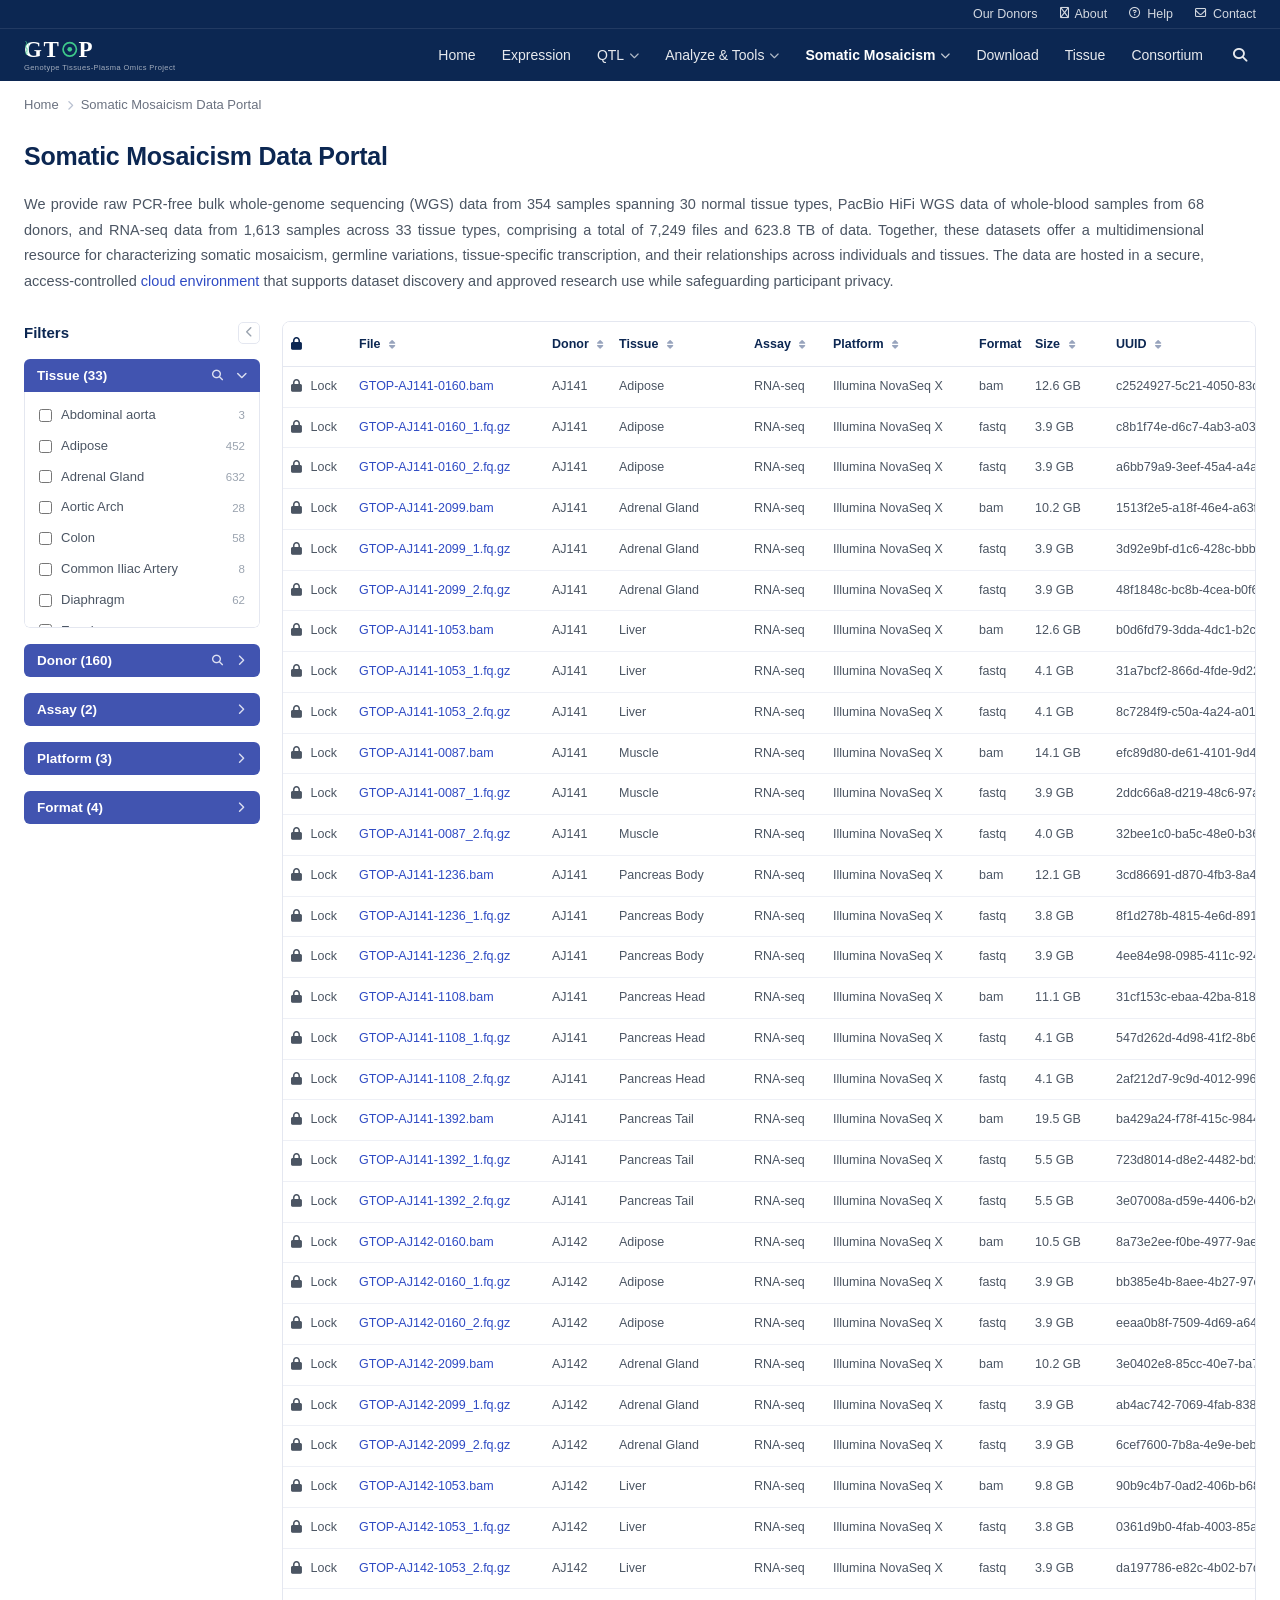
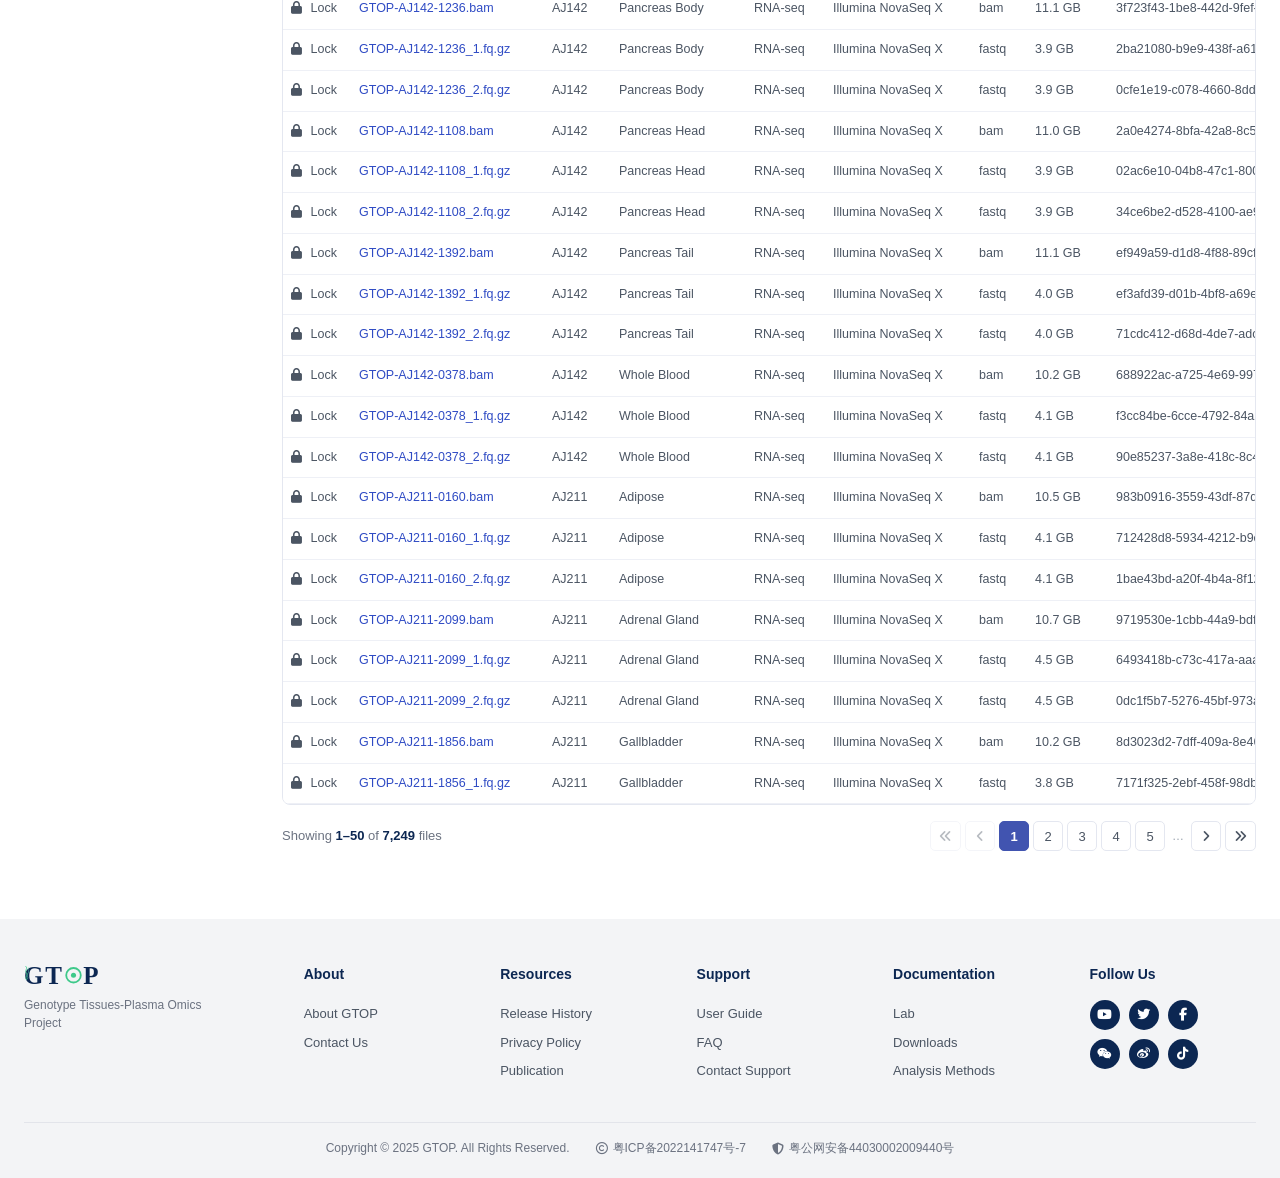
<file: src/somatic-data.html>
<!DOCTYPE html>
<html lang="en">

<head>
  <meta charset="UTF-8">
  <meta name="viewport" content="width=device-width, initial-scale=1.0">
  <title>Somatic Mosaicism Data Portal — GTOP</title>
  <link rel="stylesheet" href="../assets/fontawesome/css/all.min.css">
  <link rel="stylesheet" href="../assets/site.css">
</head>

<body>

  <!-- ============================ 页头 ============================ -->
  <header class="site-header">
    <div class="topbar">
      <div class="container">
        <div class="topbar-inner">
          <a href="donors.html"><span>Our Donors</span></a>
          <a href="index.html#about"><i class="fa-regular fa-circle-info"></i><span>About</span></a>
          <a href="#"><i class="fa-regular fa-circle-question"></i><span>Help</span></a>
          <a href="#"><i class="fa-regular fa-envelope"></i><span>Contact</span></a>
        </div>
      </div>
    </div>
    <div class="container">
      <div class="navbar-inner">
        <a href="index.html" class="brand" aria-label="GTOP home">
          <span class="brand-text">
            <span class="brand-name"><span class="bm-g">G<svg class="bm-swirl" aria-hidden="true" viewBox="0 0 20 26">
                  <path d="M7 1c5 4-3 7 1 12s-4 7 0 12" stroke="#3ec98a" stroke-width="1.7" fill="none"
                    stroke-linecap="round" />
                  <path d="M12.5 3c-4 4 2 7-2 11s3 6-1 10" stroke="#5fdfae" stroke-width="1.3" fill="none"
                    stroke-linecap="round" opacity=".75" />
                </svg></span>T<span class="bm-o" aria-hidden="true"><svg viewBox="0 0 24 24">
                  <circle cx="12" cy="12" r="9.2" fill="none" stroke="#3ec98a" stroke-width="2.3" />
                  <circle cx="12" cy="12" r="3.2" fill="#3ec98a" />
                </svg></span>P</span>
            <span class="brand-sub">Genotype Tissues-Plasma Omics Project</span>
          </span>
        </a>
        <button class="nav-toggle" onclick="toggleNav()" aria-label="Toggle navigation"><i
            class="fa-solid fa-bars"></i></button>
        <nav class="nav-menu" id="navMenu">
          <a href="index.html">Home</a>
          <a href="#">Expression</a>
          <div class="nav-drop">
            <a href="#">QTL <i class="fa-solid fa-chevron-down"></i></a>
            <div class="nav-drop-menu">
              <a href="#">Small Variant</a>
              <a href="#">Structure Variant</a>
              <a href="#">Tandem Repeat</a>
            </div>
          </div>
          <div class="nav-drop">
            <a href="#">Analyze &amp; Tools <i class="fa-solid fa-chevron-down"></i></a>
            <div class="nav-drop-menu">
              <a href="somacard.html">SomaCard Annotation</a>
              <a href="#">Genome Browser</a>
            </div>
          </div>
          <div class="nav-drop">
            <a href="index.html" class="active">Somatic Mosaicism <i class="fa-solid fa-chevron-down"></i></a>
            <div class="nav-drop-menu">
              <a href="somatic-data.html">Data Portal</a>
            </div>
          </div>
          <a href="somatic-data.html">Download</a>
          <a href="tissue.html">Tissue</a>
          <a href="#">Consortium</a>
          <a href="index.html#search" class="nav-search" aria-label="Search"><i class="fa-solid fa-magnifying-glass"></i></a>
        </nav>
      </div>
    </div>
  </header>

  <!-- ============================ 主体 ============================ -->
  <main class="container">
    <nav class="breadcrumb">
      <a href="index.html">Home</a>
      <i class="fa-solid fa-chevron-right"></i>
      <span>Somatic Mosaicism Data Portal</span>
    </nav>

    <div class="page-head">
      <h1 class="page-title">Somatic Mosaicism Data Portal</h1>
      <div class="page-desc">
        <p>
          We provide raw PCR-free bulk whole-genome sequencing (WGS) data from 354 samples spanning 30 normal tissue
          types, PacBio HiFi WGS data of whole-blood samples from 68 donors, and RNA-seq data from 1,613 samples across
          33 tissue types, comprising a total of <span id="statFiles">7,249</span> files and
          <span id="statSize">623.8 TB</span> of data. Together, these datasets offer a multidimensional resource for
          characterizing somatic mosaicism, germline variations, tissue-specific transcription, and their relationships
          across individuals and tissues. The data are hosted in a secure, access-controlled
          <a href="https://cloud.smart-nbc.org.cn/" target="_blank" rel="noopener">cloud environment</a>
          that supports dataset discovery and approved research use while safeguarding participant privacy.
        </p>
      </div>
    </div>

    <div class="filter-layout">
      <!-- 筛选面板 -->
      <aside>
        <div class="filter-title-row">
          <div class="filter-title">Filters</div>
          <div class="filter-title-actions">
            <button class="filter-clear" type="button" id="clearFilters" style="display:none"
              onclick="clearFilters()">Clear all</button>
            <!-- 折叠整个筛选栏。折叠后左栏收成一条 44px 窄轨道，
                 只留这个按钮 + 下面的生效筛选数角标（见 .filter-rail-note） -->
            <button class="filter-collapse" type="button" id="filterCollapse" onclick="toggleFilterPanel()"
              aria-expanded="true" aria-controls="filterGroups" title="Hide filters">
              <i class="fa-solid fa-chevron-left"></i>
            </button>
          </div>
        </div>
        <div class="filter-rail-note" id="filterRailNote" hidden></div>
        <div id="filterGroups"></div>
      </aside>

      <!-- 数据表 -->
      <div>
        <!-- ===== DATA MATRIX 已停用（2026-10-08 luo：「data portal 的 data matrix 部分先注释掉」）=====
             恢复：删掉本注释的起止两行，再解开 JS 里两处标了「DATA MATRIX 已停用」的注释。

        <div class="dm-panel" id="dmPanel">
          <button class="dm-toggle" type="button" id="dmToggle" onclick="toggleMatrix()" aria-expanded="false"
            aria-controls="dmBody">
            <span><i class="fa-solid fa-table-cells"></i> Data Matrix
              <span class="dm-hint">Tissue × Assay file counts</span></span>
            <i class="fa-solid fa-chevron-down"></i>
          </button>
          <div class="dm-body" id="dmBody"></div>
        </div>

        ===== DATA MATRIX 已停用 结束 ===== -->

        <div class="table-wrap">
          <!--
            列宽用百分比而不是 px：这张表是 table-layout:fixed + width:100%，
            没有写宽度的列会独吞全部剩余空间。以前只有 File 列没写宽度，
            于是它拿到 422px（内容最长只要 288px），而 UUID 明明要 248px
            却只剩 134px，被迫折成两行。
            下面的百分比合计 100%，改的时候请保持合计 100%，
            否则 fixed 布局又会把余量倾斜给某一列。

            File 列 18%（约 201px，放得下 27 个字符）：全量 7,249 个文件名里
            91% 不超过 23 字符（p90=23），只有 5.6% 是 36~40 字符的
            *.liftover.chain。早先为了这 5.6% 把 File 撑到 26%（290px），
            结果其余 94% 的行右侧都空着 120px 左右 —— 看起来就是「这列怎么这么宽」。
            现在按 p90 定宽，超出的尾部省略号（完整名在 <a title> 里，悬停可见，
            点进云端也能看到）。其余各列按「不折行所需 + 少量余量」分配：
              Lock     6.1%  ← 内容盒 49.8px，装得下「锁图标 + Lock」的 47.2px
              UUID     23.7% ← 36 字符 UUID 单行放得下（×1060px 下 251px，需要 248px）
              Tissue   14.4% ← Heart Tricuspid Valve 单行放得下
              Platform 13.1% ← 最长平台名单行放得下
            这张表的列宽也可以在页面上直接拖（见 assets/col-resize.js），
            上面这些百分比只是「初始值」，拖过之后以 localStorage 里的为准。
          -->
          <table class="data-list with-uuid">
            <thead>
              <tr>
                <th style="width:6.1%"><i class="fa-solid fa-lock"></i></th>
                <th class="sortable" data-sort="file" style="width:17.3%" onclick="sortList('file')">File <i
                    class="fa-solid fa-sort sort-i"></i></th>
                <th class="sortable" data-sort="donor" style="width:6%" onclick="sortList('donor')">Donor <i
                    class="fa-solid fa-sort sort-i"></i></th>
                <!-- 列宽百分比与 assets/site.css 里 table.data-list 的 min-width:1116px
                     是**互相咬合**的，改一边必须重算另一边，说明见 site.css。
                     2026-09-24 第二轮：Tissue 14.4% → 12.1%（它是 9 列里余量最大的
                     一列，实测最长值 "Pancreas Head" 只要 104px，原来占了 161px），
                     让出来的 2.3% 给 UUID 23.7% → 26% —— UUID 字号从等宽 10.5px
                     改成正文 12.5px 后，36 个字符从 227.6px 涨到 266.5px，
                     23.7%（≈265px）装不下，会折成两行、行高 41 → 58.5px。
                     26% 下 UUID 列 ≈ 290px，可用 274px，留 8px 余量。 -->
                <th class="sortable" data-sort="tissue" style="width:12.1%" onclick="sortList('tissue')">Tissue <i
                    class="fa-solid fa-sort sort-i"></i></th>
                <th class="sortable" data-sort="assay" style="width:7.1%" onclick="sortList('assay')">Assay <i
                    class="fa-solid fa-sort sort-i"></i></th>
                <th class="sortable" data-sort="platform" style="width:13.1%" onclick="sortList('platform')">Platform <i
                    class="fa-solid fa-sort sort-i"></i></th>
                <th class="sortable" data-sort="format" style="width:5%" onclick="sortList('format')">Format <i
                    class="fa-solid fa-sort sort-i"></i></th>
                <th class="sortable" data-sort="size" style="width:7.3%" onclick="sortList('size')">Size <i
                    class="fa-solid fa-sort sort-i"></i></th>
                <th class="sortable" data-sort="uuid" style="width:26%" onclick="sortList('uuid')">UUID <i
                    class="fa-solid fa-sort sort-i"></i></th>
              </tr>
            </thead>
            <tbody id="listBody"></tbody>
          </table>
        </div>
        <div class="pagination with-info">
          <span class="page-info" id="listInfo"></span>
          <div class="page-btns" id="pageBtns"></div>
        </div>
      </div>
    </div>
  </main>

  <!-- ============================ 页脚 ============================ -->
  <footer class="site-footer">
    <div class="container">
      <div class="footer-top">
        <div class="footer-brand">
          <span class="brand-text">
            <span class="brand-name"><span class="bm-g">G<svg class="bm-swirl" aria-hidden="true" viewBox="0 0 20 26">
                  <path d="M7 1c5 4-3 7 1 12s-4 7 0 12" stroke="#3ec98a" stroke-width="1.7" fill="none"
                    stroke-linecap="round" />
                  <path d="M12.5 3c-4 4 2 7-2 11s3 6-1 10" stroke="#5fdfae" stroke-width="1.3" fill="none"
                    stroke-linecap="round" opacity=".75" />
                </svg></span>T<span class="bm-o" aria-hidden="true"><svg viewBox="0 0 24 24">
                  <circle cx="12" cy="12" r="9.2" fill="none" stroke="#3ec98a" stroke-width="2.3" />
                  <circle cx="12" cy="12" r="3.2" fill="#3ec98a" />
                </svg></span>P</span>
            <span class="brand-sub">Genotype Tissues-Plasma Omics Project</span>
          </span>
        </div>
        <div class="footer-col">
          <h5>About</h5>
          <a href="donors.html">About GTOP</a>
          <a href="#">Contact Us</a>
        </div>
        <div class="footer-col">
          <h5>Resources</h5>
          <a href="#">Release History</a>
          <a href="#">Privacy Policy</a>
          <a href="#">Publication</a>
        </div>
        <div class="footer-col">
          <h5>Support</h5>
          <a href="#">User Guide</a>
          <a href="#">FAQ</a>
          <a href="#">Contact Support</a>
        </div>
        <div class="footer-col">
          <h5>Documentation</h5>
          <a href="#">Lab</a>
          <a href="somatic-data.html">Downloads</a>
          <a href="#">Analysis Methods</a>
        </div>
        <div class="footer-col">
          <h5>Follow Us</h5>
          <div class="footer-social">
            <a href="#" aria-label="YouTube"><i class="fab fa-youtube"></i></a>
            <a href="#" aria-label="Twitter"><i class="fab fa-twitter"></i></a>
            <a href="#" aria-label="Facebook"><i class="fab fa-facebook-f"></i></a>
            <a href="#" aria-label="WeChat"><i class="fab fa-weixin"></i></a>
            <a href="#" aria-label="Weibo"><i class="fab fa-weibo"></i></a>
            <a href="#" aria-label="TikTok"><i class="fab fa-tiktok"></i></a>
          </div>
        </div>
      </div>
      <div class="footer-bottom">
        <span>Copyright &copy; 2025 GTOP. All Rights Reserved.</span>
        <span><i class="fa-regular fa-copyright"></i> 粤ICP备2022141747号-7</span>
        <span><i class="fa-solid fa-shield-halved"></i> 粤公网安备44030002009440号</span>
      </div>
    </div>
  </footer>

  <!-- 真实数据：由 build_genome_data.py 从 tissue_genome_data.csv 生成 -->
  <script src="../data/genome_data.js"></script>
  <script src="../assets/col-resize.js"></script>
  <script>
    // ============ 数据 ============
    // ROWS 每行 = [供体下标, 实验下标, 平台下标, 组织下标, 格式下标, 大小MB, 文件名, UUID]
    const D = window.GDATA || { donors: [], tissues: [], assays: [], platforms: [], formats: [], rows: [] };
    const ROWS = D.rows;
    const DONORS = D.donors, TISSUES = D.tissues, ASSAYS = D.assays,
      PLATFORMS = D.platforms, FORMATS = D.formats;

    const CLOUD_URL = 'https://cloud.smart-nbc.org.cn/';

    // 组织名在数据里是 Whole_Blood 这种下划线形式，展示时换成空格
    const pretty = s => String(s).replace(/_/g, ' ');
    const escapeHtml = s => String(s).replace(/[&<>"]/g,
      c => ({ '&': '&amp;', '<': '&lt;', '>': '&gt;', '"': '&quot;' }[c]));
    const fmtN = n => Number(n).toLocaleString('en-US');

    function fmtSize(mb) {
      if (mb == null) return '—';
      if (mb >= 1048576) return (mb / 1048576).toFixed(2) + ' TB';
      if (mb >= 1024) return (mb / 1024).toFixed(1) + ' GB';
      return mb.toFixed(1) + ' MB';
    }

    // ============ 索引 ============
    // assay -> 它用过的平台
    // （原先还有一个 DONOR_TISSUES「供体 -> 它出现过的组织」，只给 Donor 筛选里
    //   「点开供体看组织」那一栏用。2026-10-08 luo：「data portal 左边的 donor 的
    //   筛选里面的组织就不需要了」—— 那一栏删掉，这个索引也一并去掉。）
    const ASSAY_PLATFORMS = ASSAYS.map(() => new Set());
    ROWS.forEach(r => {
      ASSAY_PLATFORMS[r[1]].add(r[2]);
    });

    // ============ 筛选面板 ============
    // idx = ROWS 里的列下标；opts 为字典数组，选项值就是数组下标
    // search: true → 标题上出现放大镜按钮，可展开组内搜索框。
    //   只给前两组（Tissue 33 个选项 / Donor 160 个）；Assay 2 / Platform 3 /
    //   Format 4 选项太少，加搜索框只是占地方（2026-09-29 luo：「第一个和第二个可以搜索」）
    const GROUPS = [
      { key: 'tissue', label: 'Tissue', idx: 3, opts: TISSUES, open: true, search: true },
      { key: 'donor', label: 'Donor', idx: 0, opts: DONORS, search: true },
      { key: 'assay', label: 'Assay', idx: 1, opts: ASSAYS },
      { key: 'platform', label: 'Platform', idx: 2, opts: PLATFORMS },
      { key: 'format', label: 'Format', idx: 4, opts: FORMATS }
    ];
    const sel = {};
    GROUPS.forEach(g => { sel[g.key] = new Set(); });

    // 各组的展开/折叠状态必须跨重建保留：以前 toggleGroup 只改 DOM class，
    // renderFilters() 一重建就回到 g.open 的静态默认值 ——
    // 表现就是「勾一个选项，这一组自己收起来了」。
    const openGroups = new Set(GROUPS.filter(g => g.open).map(g => g.key));

    const searches = {};                // 组内搜索词，重建面板后要还原
    // 组内搜索框默认收起，点标题上的放大镜展开（2026-09-29）。
    // 与 openGroups 同理：状态必须存在这里，不能只改 DOM class ——
    // renderFilters() 是全量重建 innerHTML，一重建就回到默认。
    const searchOpen = new Set();
    let filtersCollapsed = false;       // 整个左侧筛选栏是否折叠
    let page = 1;
    // Data Matrix 是否展开。声明放在这里而不是矩阵那一节，是因为
    // renderFilters() 里要根据它决定要不要重画矩阵 —— 声明晚于调用会踩到 TDZ。
    let dmOpen = false;

    // faceted count：某组某个值的文件数 = 满足「其它所有生效筛选」的行数。
    // 这样勾了 Tissue 之后，Donor 列表里还剩多少人一目了然；
    // 计数为 0 的选项直接不显示（选了 RNA-seq，DNBSEQ-T7 / PacBio HiFi 就自动消失）。
    function computeCounts() {
      const out = {};
      GROUPS.forEach(g => { out[g.key] = new Map(); });
      const active = GROUPS.filter(g => sel[g.key].size);
      for (let i = 0; i < ROWS.length; i++) {
        const r = ROWS[i];
        for (const g of GROUPS) {
          let ok = true;
          for (const g2 of active) {
            if (g2 === g) continue;
            if (!sel[g2.key].has(r[g2.idx])) { ok = false; break; }
          }
          if (ok) {
            const v = r[g.idx];
            out[g.key].set(v, (out[g.key].get(v) || 0) + 1);
          }
        }
      }
      return out;
    }

    function optHtml(g, i, o, counts) {
      const n = counts.get(i) || 0;
      const on = sel[g.key].has(i);
      if (!n && !on) return '';                       // 没有文件的选项不占位置
      const text = escapeHtml(pretty(o));
      const low = text.toLowerCase();
      const box = `<input type="checkbox"${on ? ' checked' : ''}`
        + ` onchange="toggleOpt('${g.key}', ${i}, this.checked)">`;

      // 2026-10-08 luo：「data portal 左边的 donor 的筛选里面的组织就不需要了」。
      // Donor 选项原来前面有个三角，点开是这个供体有数据的组织 chip（tree 分支）；
      // 那一栏删掉后，五个组都是同一套朴素选项。
      return `<label class="filter-opt" data-t="${low}">${box}
          <span class="filter-opt-name">${text}</span>
          <span class="filter-opt-n">${fmtN(n)}</span></label>`;
    }

    function renderFilters() {
      // 重建会丢滚动位置和搜索词，先记下来
      const scrolls = {};
      document.querySelectorAll('.filter-group').forEach(fg => {
        const b = fg.querySelector('.filter-group-body');
        if (b) scrolls[fg.id] = b.scrollTop;
      });

      const counts = computeCounts();

      // 标题括号里的数字必须跟下面「实际列出的选项数」一致。
      // 以前取的是固定的 g.opts.length（选项总数），于是勾了 Tissue 之后
      // Donor 组下面只剩 1 个人、标题却还写着 Donor (160)，标题和列表对不上。
      // 判定条件与 optHtml 里「渲染 or 跳过」的条件保持同一套：
      //   计数 > 0（还有文件）或者 已勾选（要留着让人能取消）
      // 没有任何筛选时每个选项计数都 > 0，算出来就等于选项总数，标题外观不变。
      const shownCount = g => g.opts.reduce((n, o, i) =>
        n + ((counts[g.key].get(i) || sel[g.key].has(i)) ? 1 : 0), 0);

      document.getElementById('filterGroups').innerHTML = GROUPS.map(g => {
        const isOpen = openGroups.has(g.key);
        const nSel = sel[g.key].size;
        // 有搜索词时强制把搜索框摊开 —— 否则词还在、框却没了，
        // 用户会看到列表被过滤着却找不到是哪儿在筛
        const searchShown = !!g.search && (searchOpen.has(g.key) || !!searches[g.key]);
        return `
        <div class="filter-group${isOpen ? '' : ' collapsed'}" id="fg-${g.key}">
          <div class="filter-group-head">
            <button class="fg-label" type="button" onclick="toggleGroup('${g.key}')"
              aria-expanded="${isOpen}" aria-controls="fgb-${g.key}"
              >${g.label} (${shownCount(g)})${nSel ? ` <em class="fg-sel">${nSel}</em>` : ''}</button>
            <span class="fg-actions">
              ${g.search ? `<button class="fg-btn" type="button" onclick="toggleGroupSearch('${g.key}')"
                aria-expanded="${searchShown}" aria-controls="fgs-${g.key}"
                title="${searchShown ? 'Hide' : 'Search'} ${g.label} options"
                ><i class="fa-solid fa-magnifying-glass"></i></button>` : ''}
              ${nSel ? `<button class="fg-btn" type="button" onclick="clearGroup('${g.key}')"
                title="Clear the ${g.label} filter (${nSel} selected)"
                ><i class="fa-solid fa-rotate-right"></i></button>` : ''}
              <button class="fg-btn fg-caret" type="button" onclick="toggleGroup('${g.key}')"
                aria-expanded="${isOpen}" title="${isOpen ? 'Collapse' : 'Expand'} ${g.label}"
                ><i class="fa-solid fa-chevron-down"></i></button>
            </span>
          </div>
          <div class="filter-group-body" id="fgb-${g.key}">
            ${searchShown ? `<input class="filter-search" id="fgs-${g.key}" type="search"
                  placeholder="Search ${g.label.toLowerCase()}…"
                  value="${escapeHtml(searches[g.key] || '')}" aria-label="Search ${g.label}"
                  oninput="searchOptions('${g.key}', this.value)">` : ''}
            ${g.opts.map((o, i) => optHtml(g, i, o, counts[g.key])).join('')}
          </div>
        </div>`;
      }).join('');

      Object.entries(scrolls).forEach(([id, top]) => {
        const b = document.querySelector(`#${id} .filter-group-body`);
        if (b) b.scrollTop = top;
      });
      GROUPS.forEach(g => { if (searches[g.key]) searchOptions(g.key, searches[g.key]); });

      // 矩阵的计数受筛选影响，筛选一变就得重画；收起时没必要画（33×2 格 + 33 行，白算）
      // DATA MATRIX 已停用（2026-10-08）：renderMatrix 整段被注释掉了，这里一并停用。
      // dmOpen 恒为 false（toggleMatrix 也停用了），恢复时两处一起解开。
      // if (dmOpen) renderMatrix();
    }

    function toggleGroup(key) {
      const el = document.getElementById('fg-' + key);
      if (!el) return;
      // toggle 返回 true 表示现在带上了 collapsed；把状态写回 openGroups，
      // 之后任何一次 renderFilters() 重建都不会再把这一组收起来
      if (el.classList.toggle('collapsed')) openGroups.delete(key);
      else openGroups.add(key);
    }

    // 展开 / 收起某一组的组内搜索框（只有 GROUPS 里标了 search:true 的组有）
    //
    // 两个必须一起做的事，少一个就会出现「点了没反应」：
    //   · 展开时同时把这一组摊开 —— 搜索框住在 .filter-group-body 里，而
    //     .filter-group.collapsed .filter-group-body { display:none }，
    //     Donor 这类默认收起的组，光开搜索框的话框子是藏着的，用户只看到
    //     放大镜亮了一下、下面什么都没变。
    //   · 收起时把搜索词一并清掉 —— 否则 searchShown 里的 `|| !!searches[key]`
    //     会把框子又顶出来，按钮变成按不动的死键。顺带「关掉搜索」= 恢复完整
    //     列表，语义上也自洽。
    function toggleGroupSearch(key) {
      if (searchOpen.has(key)) {
        searchOpen.delete(key);
        searches[key] = '';
      } else {
        searchOpen.add(key);
        openGroups.add(key);
      }
      renderFilters();
      // 重建之后焦点没了，手动给回去并选中已有内容，方便直接改词
      const box = document.getElementById('fgs-' + key);
      if (box) { box.focus(); box.select(); }
    }

    // 折叠 / 展开整个左侧筛选栏。状态存 filtersCollapsed，
    // class 挂在 .filter-layout 上（不是 aside）—— 因为要改的是 grid 的列宽
    function toggleFilterPanel() {
      filtersCollapsed = !filtersCollapsed;
      const layout = document.querySelector('.filter-layout');
      if (!layout) return;
      layout.classList.toggle('filters-collapsed', filtersCollapsed);
      const btn = document.getElementById('filterCollapse');
      if (!btn) return;
      btn.setAttribute('aria-expanded', String(!filtersCollapsed));
      btn.title = (filtersCollapsed ? 'Show' : 'Hide') + ' filters';
      const i = btn.querySelector('i');
      if (i) i.className = 'fa-solid ' + (filtersCollapsed ? 'fa-chevron-right' : 'fa-chevron-left');
      updateRailNote();
    }

    // 折叠状态下显示「生效筛选数」。不显示的话，用户看到列表只剩几条
    // 却看不到任何筛选痕迹，会以为数据坏了
    function updateRailNote() {
      const note = document.getElementById('filterRailNote');
      if (!note) return;
      const n = activeCount();
      note.textContent = n ? String(n) : '';
      note.hidden = !n;
    }

    // 选项太多（Donor 160 个）时给组内搜索框用
    function searchOptions(key, q) {
      searches[key] = q;
      const needle = q.trim().toLowerCase();
      document.querySelectorAll(`#fg-${key} [data-t]`).forEach(el => {
        el.style.display = (!needle || el.dataset.t.includes(needle)) ? '' : 'none';
      });
    }

    function toggleOpt(key, i, on) {
      on ? sel[key].add(i) : sel[key].delete(i);
      page = 1;
      renderFilters();
      renderList();
    }

    const activeCount = () => GROUPS.reduce((n, g) => n + sel[g.key].size, 0);

    function clearFilters() {
      GROUPS.forEach(g => sel[g.key].clear());
      page = 1;
      renderFilters();
      renderList();
    }

    // 只清这一组的勾选（标题上的 ↻ 按钮）。和 clearFilters() 的区别：
    //   · 不动别的组 —— 「Tissue 选错了，重选」不该把 Donor 的选择也清掉
    function clearGroup(key) {
      sel[key].clear();
      page = 1;
      renderFilters();
      renderList();
    }

    // 组内 OR，组间 AND
    function filtered() {
      const act = GROUPS.filter(g => sel[g.key].size);
      if (!act.length) return ROWS.slice();
      return ROWS.filter(r => act.every(g => sel[g.key].has(r[g.idx])));
    }

    // ============ 排序 / 分页 ============
    const VAL = {
      file: r => r[6].toLowerCase(),
      donor: r => DONORS[r[0]].toLowerCase(),
      tissue: r => TISSUES[r[3]].toLowerCase(),
      assay: r => ASSAYS[r[1]].toLowerCase(),
      platform: r => PLATFORMS[r[2]].toLowerCase(),
      format: r => FORMATS[r[4]].toLowerCase(),
      size: r => r[5],
      uuid: r => r[7] || ''
    };
    const PAGE_SIZE = 50;
    let sortKey = null, sortDir = 1;

    function sortList(key) {
      if (sortKey === key) { sortDir = -sortDir; } else { sortKey = key; sortDir = 1; }
      page = 1;
      renderList();
    }

    function gotoPage(p) {
      page = p;
      renderList();
      const wrap = document.querySelector('.table-wrap');
      if (wrap) window.scrollTo({ top: wrap.getBoundingClientRect().top + window.scrollY - 96, behavior: 'smooth' });
    }

    function pager(totalPages, cur) {
      const out = [];
      const btn = (p, text, state) => out.push(
        `<button type="button"${state === 'active' ? ' class="active"' : ''}${state === 'off' ? ' disabled' : ''}` +
        (state === 'off' || state === 'active' ? '' : ` onclick="gotoPage(${p})"`) + `>${text}</button>`);
      const L = '<i class="fa-solid fa-angle-left"></i>', R = '<i class="fa-solid fa-angle-right"></i>';
      const LL = '<i class="fa-solid fa-angles-left"></i>', RR = '<i class="fa-solid fa-angles-right"></i>';
      btn(1, LL, cur === 1 ? 'off' : '');
      btn(cur - 1, L, cur === 1 ? 'off' : '');
      let s = Math.max(1, cur - 2), e = Math.min(totalPages, s + 4);
      s = Math.max(1, e - 4);
      if (s > 1) out.push('<span class="page-gap">…</span>');
      for (let p = s; p <= e; p++) btn(p, p, p === cur ? 'active' : '');
      if (e < totalPages) out.push('<span class="page-gap">…</span>');
      btn(cur + 1, R, cur === totalPages ? 'off' : '');
      btn(totalPages, RR, cur === totalPages ? 'off' : '');
      return out.join('');
    }

    // ============ 渲染 ============
    function renderList() {
      const all = filtered();
      if (sortKey) {
        const get = VAL[sortKey];
        all.sort((a, b) => {
          const x = get(a), y = get(b);
          return x < y ? -sortDir : x > y ? sortDir : 0;
        });
      }

      const total = all.length;
      const pages = Math.max(1, Math.ceil(total / PAGE_SIZE));
      if (page > pages) page = pages;
      const start = (page - 1) * PAGE_SIZE;
      const slice = all.slice(start, start + PAGE_SIZE);

      const body = document.getElementById('listBody');
      body.innerHTML = total ? slice.map(r => {
        const name = r[6], uuid = r[7];
        return `<tr>
          <td class="cell-lock"><i class="fa-solid fa-lock"></i> Lock</td>
          <td class="cell-file"><a href="${CLOUD_URL}" target="_blank" rel="noopener"
              title="Open ${escapeHtml(name)} in the GTOP cloud platform">${escapeHtml(name)}</a></td>
          <td>${escapeHtml(DONORS[r[0]])}</td>
          <td>${escapeHtml(pretty(TISSUES[r[3]]))}</td>
          <td>${escapeHtml(ASSAYS[r[1]])}</td>
          <td>${escapeHtml(PLATFORMS[r[2]])}</td>
          <td>${escapeHtml(FORMATS[r[4]])}</td>
          <td class="cell-size">${fmtSize(r[5])}</td>
          <td class="cell-uuid" title="${escapeHtml(uuid || '')}">${escapeHtml(uuid || '—')}</td>
        </tr>`;
      }).join('') : `<tr class="empty-row"><td colspan="9">No files match the current filters.</td></tr>`;

      // 表头排序箭头
      document.querySelectorAll('th[data-sort] .sort-i').forEach(i => {
        const on = i.closest('th').dataset.sort === sortKey;
        i.className = 'fa-solid sort-i ' + (on ? (sortDir === 1 ? 'fa-sort-up' : 'fa-sort-down') : 'fa-sort');
      });

      // 计数与翻页
      document.getElementById('listInfo').innerHTML = total
        ? `Showing <strong>${(start + 1).toLocaleString('en-US')}–${Math.min(start + PAGE_SIZE, total).toLocaleString('en-US')}</strong>`
        + ` of <strong>${total.toLocaleString('en-US')}</strong> files`
        : 'No files';
      const btns = document.getElementById('pageBtns');
      btns.innerHTML = pages > 1 ? pager(pages, page) : '';

      const clear = document.getElementById('clearFilters');
      const n = activeCount();
      clear.style.display = n ? '' : 'none';
      clear.textContent = n ? `Clear all (${n})` : 'Clear all';
      // 折叠时左栏只剩这条角标，筛选一变就得跟着更新
      updateRailNote();
    }

    /* ===== DATA MATRIX 已停用（2026-10-08 luo：「data portal 的 data matrix 部分先
       注释掉」）。这一整段（toggleMatrix / matrixBase / renderMatrix / matrixPick）
       整体停用，markup 里的 .dm-panel 也一并注释掉了。
       恢复：把本块的起止标记删掉，再解开 markup 与 renderFilters() 里同样标了
       「DATA MATRIX 已停用」的注释。CSS 的 .dm-* 规则没动，不用管。

    // ============ Data matrix（Tissue × Assay 文件数热图）============

    function toggleMatrix() {
      dmOpen = !dmOpen;
      document.getElementById('dmPanel').classList.toggle('open', dmOpen);
      document.getElementById('dmBody').classList.toggle('open', dmOpen);
      document.getElementById('dmToggle').setAttribute('aria-expanded', String(dmOpen));
      if (dmOpen) renderMatrix();
    }

    // 矩阵计数用的行：应用「除 Tissue / Assay 之外」的生效筛选。
    // 为什么把这两轴排除掉：矩阵本身就是 Tissue × Assay 的格子图，若把 Tissue 筛选也算进去，
    // 勾一个组织之后矩阵就只剩一行 —— 既看不出别的组织还剩多少，也没法换着点。
    // 这与左侧筛选面板的 faceted count 是同一套口径（某组的计数只受「其它组」影响）。
    function matrixBase() {
      const act = GROUPS.filter(g => sel[g.key].size && g.key !== 'tissue' && g.key !== 'assay');
      const rows = act.length ? ROWS.filter(r => act.every(g => sel[g.key].has(r[g.idx]))) : ROWS;
      return { rows, labels: act.map(g => g.label) };
    }

    function renderMatrix() {
      const { rows: base, labels } = matrixBase();
      const grid = TISSUES.map(() => ASSAYS.map(() => 0));
      for (const r of base) grid[r[3]][r[1]]++;
      const colTotal = ai => TISSUES.reduce((s, __, ti) => s + grid[ti][ai], 0);
      const rowTotal = ti => ASSAYS.reduce((s, __, ai) => s + grid[ti][ai], 0);

      // ---- 颜色分档：全局四分位，不是「每列按列最大值线性 4 等分」----
      // 旧写法 `Math.ceil(v / colMax * 4)` 下，一个离群值（Whole Blood 的 955）
      // 会把同列其余格子全压到最浅档 —— 实测 66 个格子里 51 个同色，看着像
      // 「只高亮了那几个大数」（luo 2026-09-30 反馈）。改成按非零值的
      // 25/50/75 分位切档，4 档各覆盖约 1/4 的格子。
      const nz = [];
      for (const row of grid) for (const v of row) if (v) nz.push(v);
      nz.sort((a, b) => a - b);
      const uniq = [...new Set(nz)];
      const qtl = p => {
        const pos = (nz.length - 1) * p, lo = Math.floor(pos), hi = Math.ceil(pos);
        return nz[lo] + (nz[hi] - nz[lo]) * (pos - lo);
      };
      const sqrtThr = () => {
        const mx = Math.max(1, ...nz);
        return [1, 2, 3].map(k => mx * (k / 4) ** 2);
      };
      let thr;
      if (uniq.length < 3) {
        // 非零取值只有 1~2 种（筛到单个供体时很常见：7 个格子全是同一个数）。
        // 这时分档没有意义，若还按 √ 刻度走会全部落进最深的 dm-4，看着像
        // 「怎么全高亮了」—— 统一给中间档，图例也不显示。
        const v0 = uniq[0] || 0;
        thr = [v0 - 0.5, v0 + 0.5, v0 + 1.5];
      } else if (nz.length < 8) {
        thr = sqrtThr();                       // 格子太少，四分位会退化
      } else {
        thr = [qtl(.25), qtl(.5), qtl(.75)];
        if (!(thr[0] < thr[2])) thr = sqrtThr();  // 分位点重合，退回 √ 刻度
      }
      const lv = v => (v ? 1 + (v > thr[0]) + (v > thr[1]) + (v > thr[2]) : 0);

      // ---- 横条长度 ∝ √值 ----
      // 列宽 316px 而数字只有 7~40px 宽，空格子全空着就是「空隙太大」的来源，
      // 用横条把它填成信息。长度取 √：线性的话 955 与 3 差 300 倍，小值的条
      // 短到看不见；√ 之后 955→100%、447→68%、185→44%、33→19%、3→5.6%。
      const gmax = Math.max(1, ...nz);
      const barW = v => (v ? Math.max(2.5, Math.sqrt(v) / Math.sqrt(gmax) * 100) : 0);

      // 图例上的整数阈值（显示用），保证严格递增，别出现「1–0」
      const T = thr.map(x => Math.max(1, Math.round(x)));
      for (let i = 1; i < T.length; i++) if (T[i] <= T[i - 1]) T[i] = T[i - 1] + 1;

      const tOn = sel.tissue, aOn = sel.assay;

      // 重建会丢滚动位置，先记下来（矩阵 33 行 × 420px 高，滚到中间被重置很烦）
      const old = document.querySelector('.dm-scroll');
      const keepTop = old ? old.scrollTop : 0;
      const keepLeft = old ? old.scrollLeft : 0;

      // 口径 + 色阶图例 + 点法说明。色阶改成四分位后必须把阈值标出来，
      // 否则「为什么 33 和 170 是同一个颜色」会被当成 bug。
      const noteBits = [
        labels.length
          ? `Counts cover <strong>${fmtN(base.length)}</strong> of ${fmtN(ROWS.length)} files, narrowed by ${labels.map(escapeHtml).join(', ')}.`
          : `Counts cover all <strong>${fmtN(base.length)}</strong> files.`,
      ];
      if (tOn.size || aOn.size) {
        noteBits.push('Tissue / Assay selections are highlighted but not applied to these counts.');
      }
      noteBits.push('Click a cell, or a row / column <strong>Total</strong>, to filter.');
      // 色阶图例 —— 按热图的标准排版做成图右侧竖排的一根 colorbar：
      // 4 个色块上下相接（每块高 = 右侧刻度行的行高，才能一一对上），高值在上。
      // 色块用 .dm-b1~4 而不是 .dm-1~4，避免和格子/表头的 .dm-N 撞名。
      // 取值只有 1~2 种时不做分档，图例也就不显示。
      const legend = uniq.length < 3 ? '' :
        `<span class="dm-legend" title="Cell colour = quartile of the counts; the bar length is the square root of the count.">`
        + `<span class="dm-legend-title">Files</span>`
        + `<span class="dm-legend-body">`
        + `<span class="dm-legend-bar">`
        + `<i class="dm-b4"></i><i class="dm-b3"></i><i class="dm-b2"></i><i class="dm-b1"></i>`
        + `</span>`
        + `<span class="dm-legend-ticks">`
        + `<b>${fmtN(T[2] + 1)}+</b>`
        + `<b>${fmtN(T[1] + 1)}–${fmtN(T[2])}</b>`
        + `<b>${fmtN(T[0] + 1)}–${fmtN(T[1])}</b>`
        + `<b>≤${fmtN(T[0])}</b>`
        + `</span>`
        + `</span>`
        + `</span>`;

      // 33 行 × 4 列铺在 1116px 上，每列必然 300px 往上 —— luo 2026-09-30 连问两次
      // （「右边列很宽，只有数字，没必要这么宽」→「RNA-seq WGS 也是很宽呀」）。
      //
      // 中途试过「拆成左右两块、把宽度用来放更多列」：结构上成立，但页面上冒出
      // 两个表头 + 两行合计，很别扭。luo 一句话点破前提错了：
      //     「它本质上就是一个热图吧，还有为什么一定要跟表格同宽呢？」
      // 对 —— 这是张**图**，不是下面那张数据表。图没有理由撑满面板宽度。
      // 所以列宽改成固定值（见 CSS 的 .dm-colhead / .dm-total），表格 width: auto、
      // 靠左对齐，右边留白就是留白。
      const headRow = `
                <tr>
                  <th class="dm-corner">Tissue <span class="dm-axis">↓</span> · Assay <span class="dm-axis">→</span></th>
                  ${ASSAYS.map((a, ai) => `<th class="dm-colhead${aOn.has(ai) ? ' dm-on' : ''}">${escapeHtml(a)}</th>`).join('')}
                  <th class="dm-total dm-colhead">Total</th>
                </tr>`;
      const footRow = `
                <tr>
                  <th class="dm-rowhead">Total</th>
                  ${ASSAYS.map((a, ai) => `<td class="dm-total${aOn.has(ai) ? ' dm-on' : ''}"><button type="button" onclick="matrixPick(${ai}, null)"
                      title="Show only ${escapeHtml(a)} (clears the Tissue filter)">${fmtN(colTotal(ai))}</button></td>`).join('')}
                  <td class="dm-total dm-grand"><button type="button" onclick="matrixPick(null, null)"
                      title="Clear the Tissue and Assay filters (all ${fmtN(ROWS.length)} files)">${fmtN(base.length)}</button></td>
                </tr>`;

      // ⚠️ 这里必须是 (t, ti) —— TISSUES.map 的第一个参数是组织名，不是下标
      const bodyRows = TISSUES.map((t, ti) => {
        const rt = rowTotal(ti);
        return `
                <tr>
                  <th class="dm-rowhead${tOn.has(ti) ? ' dm-on' : ''}${rt === 0 ? ' dm-off' : ''}"><button type="button" onclick="matrixPick(null, ${ti})"
                      title="Show only ${escapeHtml(pretty(t))} (clears the Assay filter)">${escapeHtml(pretty(t))}</button></th>
                  ${ASSAYS.map((a, ai) => {
                    const v = grid[ti][ai];
                    return `<td class="dm-cell dm-${lv(v)}">
                      <button type="button" onclick="matrixPick(${ai}, ${ti})"
                        title="${escapeHtml(pretty(t))} × ${escapeHtml(a)}: ${fmtN(v)} files"
                        ><span class="dm-bar" style="width:${barW(v).toFixed(1)}%"></span><span class="dm-val">${fmtN(v)}</span></button></td>`;
                  }).join('')}
                  <td class="dm-total${tOn.has(ti) ? ' dm-on' : ''}"><button type="button" onclick="matrixPick(null, ${ti})"
                      title="Show only ${escapeHtml(pretty(t))} (clears the Assay filter)">${fmtN(rt)}</button></td>
                </tr>`;
      }).join('');

      document.getElementById('dmBody').innerHTML = `
        <div class="dm-note"><span>${noteBits.join(' ')}</span></div>
        <div class="dm-figure">
          <div class="dm-scroll">
            <table class="dm-table">
              <thead>${headRow}</thead>
              <tbody>${bodyRows}</tbody>
              <tfoot>${footRow}</tfoot>
            </table>
          </div>
          ${legend}
        </div>`;

      const now = document.querySelector('.dm-scroll');
      if (now) { now.scrollTop = keepTop; now.scrollLeft = keepLeft; }
    }

    // 矩阵里的四个点击入口：
    //   matrixPick(ai, ti)     只看这一格「组织 × 测定」
    //   matrixPick(null, ti)   只看这个组织（点行头、或行尾的 Total）
    //   matrixPick(ai, null)   只看这个测定（点表尾的列 Total）
    //   matrixPick(null, null) 清空这两轴（点右下角的总计）
    // 传 null 的那一轴会被清空 —— 旧版 ti 是必填的，所以「只看某个 assay」
    // 根本没有入口，表尾的 Total 也只能是纯文本（luo 2026-09-30 反馈）。
    function matrixPick(ai, ti) {
      sel.tissue = (ti == null) ? new Set() : new Set([ti]);
      sel.assay = (ai == null) ? new Set() : new Set([ai]);
      page = 1;
      renderFilters();
      renderList();
      const wrap = document.querySelector('.table-wrap');
      if (wrap) window.scrollTo({ top: wrap.getBoundingClientRect().top + window.scrollY - 96, behavior: 'smooth' });
    }

    ===== DATA MATRIX 已停用 结束 ===== */

    function toggleNav() {
      document.getElementById('navMenu').classList.toggle('open');
    }

    // 概览数字与数据文件保持同步（HTML 里写的是当前发布版本，JS 载入后用真实统计覆盖）
    (function fillStats() {
      const s = window.GDATA_STATS;
      if (!s) return;
      const set = (id, v) => { const el = document.getElementById(id); if (el) el.textContent = v; };
      set('statFiles', s.files.toLocaleString('en-US'));
      set('statSize', (s.totalMB / 1048576).toFixed(1) + ' TB');
    })();

    renderFilters();
    renderList();

    // 表头列宽可拖拽（拖动改宽度，双击手柄恢复默认，记在 localStorage）。
    // 必须在 renderList() 之后：初始化时要量一遍各列的实际宽度作为默认值，
    // 表格还没渲染时量出来的是空的。
    // minWidth 64：Donor 列里最短的内容是 "AJ221" 这类 5 字符编号，
    // 12.5px 字体下约 35px，加上左右各 8px 内边距要 51px —— 留到 64 才不会一拖窄就溢出。
    initColResize(document.querySelector('table.data-list'), {
      storageKey: 'gtop.cols.data',
      minWidth: 64
    });
  </script>
</body>

</html>
</file>
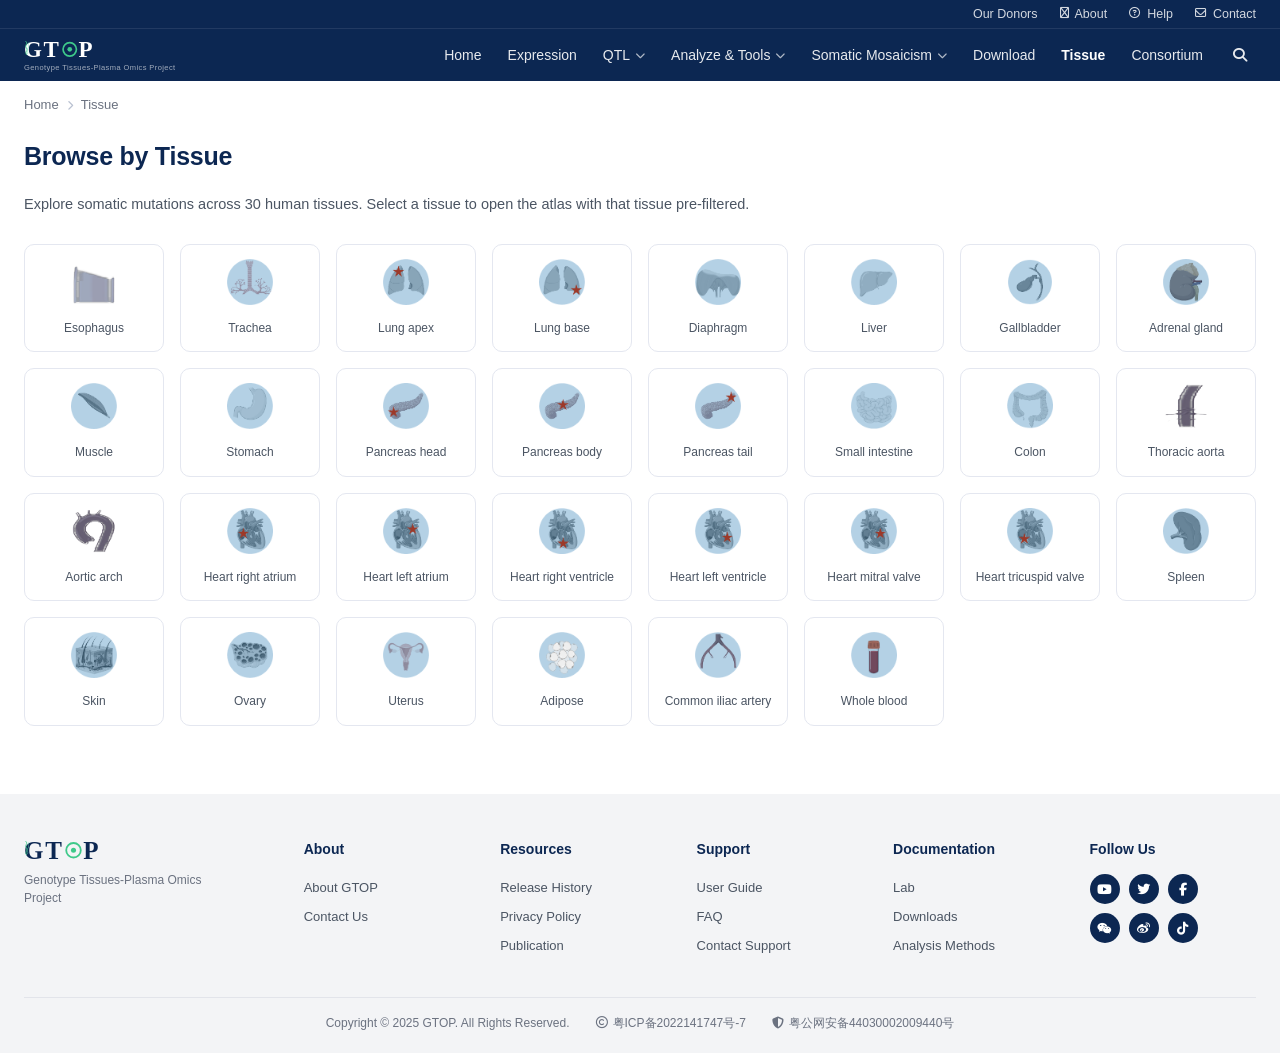
<file: src/tissue.html>
<!DOCTYPE html>
<html lang="en">

<head>
  <meta charset="UTF-8">
  <meta name="viewport" content="width=device-width, initial-scale=1.0">
  <title>Browse by Tissue — GTOP</title>
  <link rel="stylesheet" href="../assets/fontawesome/css/all.min.css">
  <link rel="stylesheet" href="../assets/site.css">
</head>

<body>

  <!-- ============================ 页头 ============================ -->
  <header class="site-header">
    <div class="topbar">
      <div class="container">
        <div class="topbar-inner">
          <a href="donors.html"><span>Our Donors</span></a>
          <a href="index.html#about"><i class="fa-regular fa-circle-info"></i><span>About</span></a>
          <a href="#"><i class="fa-regular fa-circle-question"></i><span>Help</span></a>
          <a href="#"><i class="fa-regular fa-envelope"></i><span>Contact</span></a>
        </div>
      </div>
    </div>
    <div class="container">
      <div class="navbar-inner">
        <a href="index.html" class="brand" aria-label="GTOP home">
          <span class="brand-text">
            <span class="brand-name"><span class="bm-g">G<svg class="bm-swirl" aria-hidden="true" viewBox="0 0 20 26">
                  <path d="M7 1c5 4-3 7 1 12s-4 7 0 12" stroke="#3ec98a" stroke-width="1.7" fill="none"
                    stroke-linecap="round" />
                  <path d="M12.5 3c-4 4 2 7-2 11s3 6-1 10" stroke="#5fdfae" stroke-width="1.3" fill="none"
                    stroke-linecap="round" opacity=".75" />
                </svg></span>T<span class="bm-o" aria-hidden="true"><svg viewBox="0 0 24 24">
                  <circle cx="12" cy="12" r="9.2" fill="none" stroke="#3ec98a" stroke-width="2.3" />
                  <circle cx="12" cy="12" r="3.2" fill="#3ec98a" />
                </svg></span>P</span>
            <span class="brand-sub">Genotype Tissues-Plasma Omics Project</span>
          </span>
        </a>
        <button class="nav-toggle" onclick="toggleNav()" aria-label="Toggle navigation"><i
            class="fa-solid fa-bars"></i></button>
        <nav class="nav-menu" id="navMenu">
          <a href="index.html">Home</a>
          <a href="#">Expression</a>
          <div class="nav-drop">
            <a href="#">QTL <i class="fa-solid fa-chevron-down"></i></a>
            <div class="nav-drop-menu">
              <a href="#">Small Variant</a>
              <a href="#">Structure Variant</a>
              <a href="#">Tandem Repeat</a>
            </div>
          </div>
          <div class="nav-drop">
            <a href="#">Analyze &amp; Tools <i class="fa-solid fa-chevron-down"></i></a>
            <div class="nav-drop-menu">
              <a href="somacard.html">SomaCard Annotation</a>
              <a href="#">Genome Browser</a>
            </div>
          </div>
          <div class="nav-drop">
            <a href="index.html">Somatic Mosaicism <i class="fa-solid fa-chevron-down"></i></a>
            <div class="nav-drop-menu">
              <a href="somatic-data.html">Data Portal</a>
            </div>
          </div>
          <a href="somatic-data.html">Download</a>
          <a href="tissue.html" class="active">Tissue</a>
          <a href="#">Consortium</a>
          <a href="index.html#search" class="nav-search" aria-label="Search"><i class="fa-solid fa-magnifying-glass"></i></a>
        </nav>
      </div>
    </div>
  </header>

  <!-- ============================ 主体 ============================ -->
  <main class="container">
    <nav class="breadcrumb">
      <a href="index.html">Home</a>
      <i class="fa-solid fa-chevron-right"></i>
      <span>Tissue</span>
    </nav>

    <div class="page-head">
      <h1 class="page-title">Browse by Tissue</h1>
      <p class="page-desc">Explore somatic mutations across 30 human tissues. Select a tissue to open the atlas with
        that tissue pre-filtered.</p>
    </div>

    <div class="tissue-grid" style="padding-bottom:60px">
            <a class="tissue-card" href="index.html?q=Esophagus#search">
        <span class="tissue-icon"><img src="../assets/tissue/Esophagus.png" alt="Esophagus" loading="lazy"></span>
        <span class="tissue-name">Esophagus</span>
      </a>
      <a class="tissue-card" href="index.html?q=Trachea#search">
        <span class="tissue-icon"><img src="../assets/tissue/Trachea.png" alt="Trachea" loading="lazy"></span>
        <span class="tissue-name">Trachea</span>
      </a>
      <a class="tissue-card" href="index.html?q=Lung%20apex#search">
        <span class="tissue-icon"><img src="../assets/tissue/Lung_Apex.png" alt="Lung apex" loading="lazy"></span>
        <span class="tissue-name">Lung apex</span>
      </a>
      <a class="tissue-card" href="index.html?q=Lung%20base#search">
        <span class="tissue-icon"><img src="../assets/tissue/Lung_Base.png" alt="Lung base" loading="lazy"></span>
        <span class="tissue-name">Lung base</span>
      </a>
      <a class="tissue-card" href="index.html?q=Diaphragm#search">
        <span class="tissue-icon"><img src="../assets/tissue/Diaphragm.png" alt="Diaphragm" loading="lazy"></span>
        <span class="tissue-name">Diaphragm</span>
      </a>
      <a class="tissue-card" href="index.html?q=Liver#search">
        <span class="tissue-icon"><img src="../assets/tissue/Liver.png" alt="Liver" loading="lazy"></span>
        <span class="tissue-name">Liver</span>
      </a>
      <a class="tissue-card" href="index.html?q=Gallbladder#search">
        <span class="tissue-icon"><img src="../assets/tissue/Gallbladder.png" alt="Gallbladder" loading="lazy"></span>
        <span class="tissue-name">Gallbladder</span>
      </a>
      <a class="tissue-card" href="index.html?q=Adrenal%20gland#search">
        <span class="tissue-icon"><img src="../assets/tissue/Adrenal_Gland.png" alt="Adrenal gland" loading="lazy"></span>
        <span class="tissue-name">Adrenal gland</span>
      </a>
      <a class="tissue-card" href="index.html?q=Muscle#search">
        <span class="tissue-icon"><img src="../assets/tissue/Muscle.png" alt="Muscle" loading="lazy"></span>
        <span class="tissue-name">Muscle</span>
      </a>
      <a class="tissue-card" href="index.html?q=Stomach#search">
        <span class="tissue-icon"><img src="../assets/tissue/Stomach.png" alt="Stomach" loading="lazy"></span>
        <span class="tissue-name">Stomach</span>
      </a>
      <a class="tissue-card" href="index.html?q=Pancreas%20head#search">
        <span class="tissue-icon"><img src="../assets/tissue/Pancreas_Head.png" alt="Pancreas head" loading="lazy"></span>
        <span class="tissue-name">Pancreas head</span>
      </a>
      <a class="tissue-card" href="index.html?q=Pancreas%20body#search">
        <span class="tissue-icon"><img src="../assets/tissue/Pancreas_Body.png" alt="Pancreas body" loading="lazy"></span>
        <span class="tissue-name">Pancreas body</span>
      </a>
      <a class="tissue-card" href="index.html?q=Pancreas%20tail#search">
        <span class="tissue-icon"><img src="../assets/tissue/Pancreas_Tail.png" alt="Pancreas tail" loading="lazy"></span>
        <span class="tissue-name">Pancreas tail</span>
      </a>
      <a class="tissue-card" href="index.html?q=Small%20intestine#search">
        <span class="tissue-icon"><img src="../assets/tissue/Small_Intestine.png" alt="Small intestine" loading="lazy"></span>
        <span class="tissue-name">Small intestine</span>
      </a>
      <a class="tissue-card" href="index.html?q=Colon#search">
        <span class="tissue-icon"><img src="../assets/tissue/Colon.png" alt="Colon" loading="lazy"></span>
        <span class="tissue-name">Colon</span>
      </a>
      <a class="tissue-card" href="index.html?q=Thoracic%20aorta#search">
        <span class="tissue-icon"><img src="../assets/tissue/Thoracic_Aorta.png" alt="Thoracic aorta" loading="lazy"></span>
        <span class="tissue-name">Thoracic aorta</span>
      </a>
      <a class="tissue-card" href="index.html?q=Aortic%20arch#search">
        <span class="tissue-icon"><img src="../assets/tissue/Aortic_Arch.png" alt="Aortic arch" loading="lazy"></span>
        <span class="tissue-name">Aortic arch</span>
      </a>
      <a class="tissue-card" href="index.html?q=Heart%20right%20atrium#search">
        <span class="tissue-icon"><img src="../assets/tissue/Heart_Right_Atrium.png" alt="Heart right atrium" loading="lazy"></span>
        <span class="tissue-name">Heart right atrium</span>
      </a>
      <a class="tissue-card" href="index.html?q=Heart%20left%20atrium#search">
        <span class="tissue-icon"><img src="../assets/tissue/Heart_Left_Atrium.png" alt="Heart left atrium" loading="lazy"></span>
        <span class="tissue-name">Heart left atrium</span>
      </a>
      <a class="tissue-card" href="index.html?q=Heart%20right%20ventricle#search">
        <span class="tissue-icon"><img src="../assets/tissue/Heart_Right_Ventricle.png" alt="Heart right ventricle" loading="lazy"></span>
        <span class="tissue-name">Heart right ventricle</span>
      </a>
      <a class="tissue-card" href="index.html?q=Heart%20left%20ventricle#search">
        <span class="tissue-icon"><img src="../assets/tissue/Heart_Left_Ventricle.png" alt="Heart left ventricle" loading="lazy"></span>
        <span class="tissue-name">Heart left ventricle</span>
      </a>
      <a class="tissue-card" href="index.html?q=Heart%20mitral%20valve#search">
        <span class="tissue-icon"><img src="../assets/tissue/Heart_Mitral_Valve.png" alt="Heart mitral valve" loading="lazy"></span>
        <span class="tissue-name">Heart mitral valve</span>
      </a>
      <a class="tissue-card" href="index.html?q=Heart%20tricuspid%20valve#search">
        <span class="tissue-icon"><img src="../assets/tissue/Heart_Tricuspid_valve.png" alt="Heart tricuspid valve" loading="lazy"></span>
        <span class="tissue-name">Heart tricuspid valve</span>
      </a>
      <a class="tissue-card" href="index.html?q=Spleen#search">
        <span class="tissue-icon"><img src="../assets/tissue/Spleen.png" alt="Spleen" loading="lazy"></span>
        <span class="tissue-name">Spleen</span>
      </a>
      <a class="tissue-card" href="index.html?q=Skin#search">
        <span class="tissue-icon"><img src="../assets/tissue/Skin.png" alt="Skin" loading="lazy"></span>
        <span class="tissue-name">Skin</span>
      </a>
      <a class="tissue-card" href="index.html?q=Ovary#search">
        <span class="tissue-icon"><img src="../assets/tissue/Ovary.png" alt="Ovary" loading="lazy"></span>
        <span class="tissue-name">Ovary</span>
      </a>
      <a class="tissue-card" href="index.html?q=Uterus#search">
        <span class="tissue-icon"><img src="../assets/tissue/Uterus.png" alt="Uterus" loading="lazy"></span>
        <span class="tissue-name">Uterus</span>
      </a>
      <a class="tissue-card" href="index.html?q=Adipose#search">
        <span class="tissue-icon"><img src="../assets/tissue/Adipose.png" alt="Adipose" loading="lazy"></span>
        <span class="tissue-name">Adipose</span>
      </a>
      <a class="tissue-card" href="index.html?q=Common%20iliac%20artery#search">
        <span class="tissue-icon"><img src="../assets/tissue/Common_Iliac_Artery.png" alt="Common iliac artery" loading="lazy"></span>
        <span class="tissue-name">Common iliac artery</span>
      </a>
      <a class="tissue-card" href="index.html?q=Whole%20blood#search">
        <span class="tissue-icon"><img src="../assets/tissue/Whole_Blood.png" alt="Whole blood" loading="lazy"></span>
        <span class="tissue-name">Whole blood</span>
      </a>
    </div>
  </main>

  <!-- ============================ 页脚 ============================ -->
  <footer class="site-footer">
    <div class="container">
      <div class="footer-top">
        <div class="footer-brand">
          <span class="brand-text">
            <span class="brand-name"><span class="bm-g">G<svg class="bm-swirl" aria-hidden="true" viewBox="0 0 20 26">
                  <path d="M7 1c5 4-3 7 1 12s-4 7 0 12" stroke="#3ec98a" stroke-width="1.7" fill="none"
                    stroke-linecap="round" />
                  <path d="M12.5 3c-4 4 2 7-2 11s3 6-1 10" stroke="#5fdfae" stroke-width="1.3" fill="none"
                    stroke-linecap="round" opacity=".75" />
                </svg></span>T<span class="bm-o" aria-hidden="true"><svg viewBox="0 0 24 24">
                  <circle cx="12" cy="12" r="9.2" fill="none" stroke="#3ec98a" stroke-width="2.3" />
                  <circle cx="12" cy="12" r="3.2" fill="#3ec98a" />
                </svg></span>P</span>
            <span class="brand-sub">Genotype Tissues-Plasma Omics Project</span>
          </span>
        </div>
        <div class="footer-col">
          <h5>About</h5>
          <a href="donors.html">About GTOP</a>
          <a href="#">Contact Us</a>
        </div>
        <div class="footer-col">
          <h5>Resources</h5>
          <a href="#">Release History</a>
          <a href="#">Privacy Policy</a>
          <a href="#">Publication</a>
        </div>
        <div class="footer-col">
          <h5>Support</h5>
          <a href="#">User Guide</a>
          <a href="#">FAQ</a>
          <a href="#">Contact Support</a>
        </div>
        <div class="footer-col">
          <h5>Documentation</h5>
          <a href="#">Lab</a>
          <a href="somatic-data.html">Downloads</a>
          <a href="#">Analysis Methods</a>
        </div>
        <div class="footer-col">
          <h5>Follow Us</h5>
          <div class="footer-social">
            <a href="#" aria-label="YouTube"><i class="fab fa-youtube"></i></a>
            <a href="#" aria-label="Twitter"><i class="fab fa-twitter"></i></a>
            <a href="#" aria-label="Facebook"><i class="fab fa-facebook-f"></i></a>
            <a href="#" aria-label="WeChat"><i class="fab fa-weixin"></i></a>
            <a href="#" aria-label="Weibo"><i class="fab fa-weibo"></i></a>
            <a href="#" aria-label="TikTok"><i class="fab fa-tiktok"></i></a>
          </div>
        </div>
      </div>
      <div class="footer-bottom">
        <span>Copyright &copy; 2025 GTOP. All Rights Reserved.</span>
        <span><i class="fa-regular fa-copyright"></i> 粤ICP备2022141747号-7</span>
        <span><i class="fa-solid fa-shield-halved"></i> 粤公网安备44030002009440号</span>
      </div>
    </div>
  </footer>

  <script>
    function toggleNav() {
      document.getElementById('navMenu').classList.toggle('open');
    }
  </script>
</body>

</html>
</file>
<file: assets/site.css>
/* ==========================================================================
   SMaTCP / GTOP — 设计系统
   依据设计稿提取：深蓝页头 + 渐变英雄区 + 白卡统计条 + 四段式流程卡 + 搜索表
   配色取样自设计稿，勿随意改动数值。
   ========================================================================== */

:root {
  /* 主色 */
  --navy: #0c2752;
  --navy-soft: #17365f;
  --hero-1: #033069;
  --hero-2: #094488;
  --hero-3: #0a51a1;
  /* 首页英雄区副标题「Normal Tissues of Chinese Population」的字色。
     取自设计稿笔画内部像素（排除了抗锯齿）：原生切片加权均值 #80B1F9、
     另一份设计图 #79AAFF，取两者平均 ≈ #7EAEFF。 */
  --sky: #7eaeff;
  --glow: #5aa2ec;

  /* 交互蓝 */
  --blue: #4154b0;
  --blue-hover: #34459b;
  --blue-link: #2f4bc4;
  --blue-soft: #eceff8;

  /* 面 */
  --page: #ffffff;
  --soft: #f6f7fb;
  --cream: #f6f5f1;
  --footer-bg: #f3f4f6;
  --head-bg: #eceff8;
  --badge-bg: #e8ebf8;

  /* 字 */
  --text: #1f2937;
  --text-2: #4b5563;
  --muted: #6b7280;
  --muted-2: #9aa3af;

  /* 线 */
  --border: #e4e7f0;
  --border-2: #eef0f6;

  --radius: 8px;
  --radius-lg: 12px;
  --shadow-card: 0 1px 2px rgba(12, 39, 82, 0.04), 0 4px 14px rgba(12, 39, 82, 0.06);
  --shadow-pop: 0 10px 30px rgba(12, 39, 82, 0.12);
  --font: "Source Sans 3", "Source Sans Pro", -apple-system, BlinkMacSystemFont,
    "Segoe UI", "Helvetica Neue", Arial, "PingFang SC", "Microsoft YaHei", sans-serif;
}

*,
*::before,
*::after {
  box-sizing: border-box;
  margin: 0;
  padding: 0;
}

html {
  font-size: 16px;
  scroll-behavior: smooth;
}

body {
  font-family: var(--font);
  color: var(--text);
  background: var(--page);
  line-height: 1.6;
  -webkit-font-smoothing: antialiased;
  -moz-osx-font-smoothing: grayscale;
}

a {
  color: inherit;
  text-decoration: none;
}

img {
  max-width: 100%;
  display: block;
}

ul,
ol {
  list-style: none;
}

button {
  font-family: inherit;
  cursor: pointer;
  border: none;
  background: none;
  color: inherit;
}

input,
select {
  font-family: inherit;
  font-size: inherit;
}

::-webkit-scrollbar {
  width: 9px;
  height: 9px;
}

::-webkit-scrollbar-track {
  background: #f1f3f8;
}

::-webkit-scrollbar-thumb {
  background: #c8cfdd;
  border-radius: 5px;
}

::-webkit-scrollbar-thumb:hover {
  background: #a9b3c6;
}

/* ============================ 布局容器 ============================ */
.container {
  width: 100%;
  max-width: 1440px;   /* 对齐线上 GTOP 的 --ui-container（1440px） */
  margin: 0 auto;
  padding: 0 24px;
}

/* 大屏（≥1440）把左右留白抬到 32px，和线上 lg:px-8 一致 */
@media (min-width: 1440px) {
  .container {
    padding: 0 32px;
  }
}

.container-wide {
  width: 100%;
  max-width: 1560px;
  margin: 0 auto;
  padding: 0 24px;
}

/* ============================== 页头 ============================== */
.site-header {
  position: sticky;
  top: 0;
  z-index: 200;
  background: var(--navy);
}

/* 细窄工具条 */
.topbar {
  border-bottom: 1px solid rgba(255, 255, 255, 0.09);
}

.topbar-inner {
  display: flex;
  justify-content: flex-end;
  align-items: center;
  gap: 22px;
  height: 28px;
}

.topbar a {
  color: rgba(255, 255, 255, 0.82);
  font-size: 12.5px;
  display: inline-flex;
  align-items: center;
  gap: 6px;
  transition: color 0.2s;
}

.topbar a:hover {
  color: #fff;
}

.topbar i {
  font-size: 11.5px;
}

/* 主导航 */
.navbar-inner {
  display: flex;
  align-items: center;
  justify-content: space-between;
  height: 52px;
  gap: 20px;
}

.brand {
  display: flex;
  align-items: center;
  gap: 9px;
  flex-shrink: 0;
}

.brand-mark {
  width: 30px;
  height: 30px;
  flex-shrink: 0;
}

.brand-text {
  display: flex;
  flex-direction: column;
  line-height: 1;
}

.brand-name {
  color: #fff;
  font-family: Georgia, "Times New Roman", "Songti SC", serif;
  font-size: 23px;
  font-weight: 700;
  letter-spacing: 0.07em;
  display: inline-flex;
  align-items: center;
}

/* 字标上的绿色 DNA 装饰与 O 环 */
.bm-g {
  position: relative;
  display: inline-block;
}

.bm-swirl {
  position: absolute;
  left: -2px;
  top: 1px;
  width: 11px;
  height: 18px;
  opacity: 0.9;
}

.bm-swirl svg,
.bm-o svg {
  width: 100%;
  height: 100%;
  display: block;
}

.bm-o {
  display: inline-block;
  width: 0.76em;
  height: 0.9em;
  margin: 0 0.01em;
  position: relative;
  top: -0.02em;
}

.brand-sub {
  color: rgba(255, 255, 255, 0.62);
  font-size: 7.5px;
  letter-spacing: 0.055em;
  margin-top: 3px;
  white-space: nowrap;
}

.nav-menu {
  display: flex;
  align-items: center;
  gap: 4px;
  margin-left: auto;
}

.nav-menu > a,
.nav-menu .nav-drop > a {
  display: inline-flex;
  align-items: center;
  gap: 5px;
  color: rgba(255, 255, 255, 0.9);
  font-size: 14px;
  padding: 8px 11px;
  border-radius: 6px;
  white-space: nowrap;
  transition: background 0.2s, color 0.2s;
}

.nav-menu > a:hover,
.nav-menu .nav-drop > a:hover {
  background: rgba(255, 255, 255, 0.1);
  color: #fff;
}

.nav-menu > a.active,
.nav-menu .nav-drop > a.active {
  color: #fff;
  font-weight: 600;
}

.nav-drop {
  position: relative;
}

.nav-drop i {
  font-size: 10px;
  opacity: 0.75;
}

.nav-drop-menu {
  position: absolute;
  top: calc(100% + 6px);
  left: 0;
  min-width: 178px;
  background: #fff;
  border: 1px solid var(--border);
  border-radius: var(--radius);
  box-shadow: var(--shadow-pop);
  padding: 6px;
  opacity: 0;
  visibility: hidden;
  transform: translateY(-6px);
  transition: all 0.2s;
}

.nav-drop:hover .nav-drop-menu {
  opacity: 1;
  visibility: visible;
  transform: translateY(0);
}

.nav-drop-menu a {
  display: block;
  padding: 8px 12px;
  border-radius: 6px;
  font-size: 13.5px;
  color: var(--text-2);
}

.nav-drop-menu a:hover {
  background: var(--soft);
  color: var(--navy);
}

.nav-search {
  display: inline-flex;
  align-items: center;
  justify-content: center;
  width: 32px;
  height: 32px;
  margin-left: 6px;
  border-radius: 50%;
  color: rgba(255, 255, 255, 0.9);
  transition: background 0.2s;
}

.nav-search:hover {
  background: rgba(255, 255, 255, 0.12);
  color: #fff;
}

.nav-toggle {
  display: none;
  color: #fff;
  font-size: 19px;
  padding: 6px 8px;
  margin-left: auto;
}

/* ============================== 英雄区 ============================== */
.hero {
  position: relative;
  overflow: hidden;
  background: linear-gradient(102deg, var(--hero-1) 0%, var(--hero-1) 26%, var(--hero-2) 62%, var(--hero-3) 100%);
  /* 设计稿英雄区高 304px（含上下内边距）。标题 2 行 + 正文 2 行加内边距本身约 310px，
     所以这里不设更高的下限，让内容自己撑开；300px 只是防止极端窄屏塌陷。 */
  min-height: 300px;
  display: flex;
  align-items: center;
}

.hero-art {
  position: absolute;
  inset: 0;
  pointer-events: none;
  z-index: 0;
}

.hero-art img {
  position: absolute;
  inset: 0;
  width: 100%;
  height: 100%;
  object-fit: cover;
  object-position: 88% 40%;
}

/* 左侧压暗，保证标题与正文在深蓝底上始终可读 */
.hero-veil {
  position: absolute;
  inset: 0;
  z-index: 1;
  pointer-events: none;
  background: linear-gradient(
    90deg,
    rgba(3, 48, 105, 0.88) 0%,
    rgba(3, 48, 105, 0.72) 30%,
    rgba(7, 62, 128, 0.34) 56%,
    rgba(10, 81, 161, 0.04) 82%,
    rgba(10, 81, 161, 0) 100%
  );
}

.hero-inner {
  position: relative;
  z-index: 2;
  padding: 56px 0 96px;
  width: 100%;
}

.hero-title {
  font-size: 34px;
  line-height: 1.32;
  font-weight: 700;
  color: #fff;
  letter-spacing: -0.01em;
  max-width: 620px;
}

.hero-title .line-2 {
  display: block;
  /* 2026-10-03 luo：「of 不需要渐变色」。这一行现在只剩连接词「of」是裸文本
     （两个关键短语已各自包了 .grad，见下），所以这里的颜色就是「of」的颜色。
     用 inherit（= .hero-title 的 #fff），跟第一行同色 —— 整句读起来是
     「白标题 + 两个渐变短语」。
     原来是 --sky(#7eaeff)：它正好落在渐变的中间色段上，肉眼会把「of」读成
     渐变的一部分，所以 luo 会提这一句。 */
  color: inherit;
}

/* 第二行里的两个短语走渐变文字（2026-10-03 luo：「Normal Tissues 和
   Chinese Population 是有颜色且渐变色的」）。做法是 background-clip: text ——
   文字自身透明，露出背后的渐变。
   ⚠️ 两件事都要写：
     ① `-webkit-background-clip` 前缀（Safari / 老 Chromium 只认带前缀的）；
     ② `-webkit-text-fill-color: transparent` —— 只写 `color` 在部分 Chromium 上
        会被 `-webkit-text-fill-color` 的默认值盖掉，字会变回实色。
   ⚠️ 不要在这里写 `color: transparent` 当「兜底」，那是反的：不支持
      background-clip: text 的环境会变成**看不见字**。真正的兜底是先给一条平色，
      再用 @supports 叠上渐变 —— 不支持就自动退回平色。
   色标从站点自身的蓝系里取（--sky #7eaeff / --glow #5aa2ec）；末端 #6f83f7 是
   刻意留亮的：太暗压不住 #033069 的深蓝底，对比度会掉到 3:1 以下。 */
.hero-title .line-2 .grad {
  color: var(--sky);          /* 兜底色：下面 @supports 不成立时用它 */
}

@supports (background-clip: text) or (-webkit-background-clip: text) {
  .hero-title .line-2 .grad {
    background-image: linear-gradient(92deg, #c7ecff 0%, #83bbff 45%, #6f83f7 100%);
    -webkit-background-clip: text;
    background-clip: text;
    -webkit-text-fill-color: transparent;
  }
}

.hero-sub {
  margin-top: 18px;
  max-width: 640px;
  font-size: 14.5px;
  line-height: 1.72;
  color: rgba(255, 255, 255, 0.8);
}

/* ============================ 统计条白卡 ============================ */
.stats-wrap {
  position: relative;
  z-index: 5;
  /* 设计稿：卡片顶边距英雄区底边 68px（英雄区 304px，卡片顶在其 236px 处） */
  margin-top: -68px;
}

.stats-card {
  display: grid;
  grid-template-columns: repeat(5, 1fr);
  /* 设计稿里卡片顶部不是纯白：上半部是一层蓝灰，向下渐隐到白。
     色标取自设计稿像素采样（rgb 206,214,226 → 251,251,255），
     卡片下方纯白，所以这是卡片自身的渐变，不是半透明叠压。 */
  background: linear-gradient(
    180deg,
    #ced6e2 0%,
    #ced6e7 25%,
    #d8e1eb 40%,
    #e8eef4 55%,
    #f5f8fb 70%,
    #fafafe 85%,
    #fbfbff 100%
  );
  border-radius: var(--radius-lg);
  box-shadow: var(--shadow-card);
  padding: 26px 8px;
}

.stat {
  position: relative;
  text-align: center;
  padding: 8px 10px 10px;
  border-right: 1px solid var(--border-2);
  border-radius: 12px;
  transition: background-color 0.22s ease, transform 0.22s ease, box-shadow 0.22s ease;
}

/* 鼠标悬浮：轻微上浮 + 底色点亮 + 底部出现蓝色强调线 */
.stat::after {
  content: "";
  position: absolute;
  left: 22%;
  right: 22%;
  bottom: 2px;
  height: 2px;
  border-radius: 2px;
  background: var(--blue);
  transform: scaleX(0);
  transform-origin: center;
  transition: transform 0.25s ease;
}

.stat:hover {
  background-color: var(--blue-soft);
  transform: translateY(-3px);
  box-shadow: 0 8px 20px rgba(12, 39, 82, 0.09);
}

.stat:hover::after {
  transform: scaleX(1);
}

.stat:last-child {
  border-right: none;
}

.stat-num {
  font-size: 25px;
  font-weight: 700;
  color: var(--navy);
  line-height: 1.15;
  letter-spacing: -0.01em;
  transition: color 0.22s ease;
}

.stat:hover .stat-num {
  color: var(--blue);
}

.stat-label {
  margin-top: 5px;
  font-size: 12px;
  color: var(--muted);
  transition: color 0.22s ease;
}

.stat:hover .stat-label {
  color: var(--navy-soft);
}

/* ============================== 区块 ============================== */
.section {
  padding: 58px 0;
}

.section-soft {
  background-color: var(--soft);
  /* 底纹强度对齐设计稿：整段亮度起伏仅 2~3/255，属于极淡的装饰 */
  background-image: linear-gradient(rgba(246, 247, 251, 0.95), rgba(246, 247, 251, 0.95)), url(cells-bg.jpg);
  background-size: auto, cover;
  background-position: center, center;
  background-repeat: no-repeat, no-repeat;
}

.section-head {
  margin-bottom: 26px;
}

.section-title {
  font-size: 22px;
  font-weight: 700;
  color: var(--navy);
  letter-spacing: -0.005em;
}

/* 标题下的手绘小波浪 */
.squiggle {
  display: block;
  margin-top: 8px;
  width: 68px;
  height: 7px;
  opacity: 0.5;
}

.section-sub {
  margin-top: 10px;
  font-size: 14px;
  color: var(--muted);
  max-width: 760px;
}

.prose p {
  font-size: 15px;
  line-height: 1.78;
  color: var(--text-2);
}

.prose p + p {
  margin-top: 16px;
}

/* ============================ 分析流程卡 ============================ */
.pipeline-head {
  display: flex;
  align-items: center;
  justify-content: space-between;
  gap: 20px;
  margin-bottom: 26px;
  flex-wrap: wrap;
}

.pipeline-flow {
  display: grid;
  grid-template-columns: 1fr 34px 1fr 34px 1fr 34px 1fr;
  align-items: stretch;
  gap: 0;
}

.pipe-arrow {
  display: flex;
  align-items: center;
  justify-content: center;
  color: #c3cad9;
  font-size: 15px;
}

.pipe-card {
  background: #fff;
  border: 1px solid var(--border);
  border-radius: 10px;
  padding: 20px 18px 22px;
  text-align: center;
  transition: box-shadow 0.25s, transform 0.25s, border-color 0.25s;
}

.pipe-card:hover {
  box-shadow: var(--shadow-card);
  transform: translateY(-2px);
  border-color: #d5dbe8;
}

.pipe-icon {
  width: 42px;
  height: 42px;
  margin: 0 auto 12px;
  border-radius: 9px;
  display: flex;
  align-items: center;
  justify-content: center;
  color: #fff;
  font-size: 18px;
}

.pipe-title {
  font-size: 15px;
  font-weight: 600;
  color: var(--navy);
  margin-bottom: 12px;
}

.pipe-chips {
  display: flex;
  flex-direction: column;
  gap: 7px;
  align-items: center;
}

.pipe-chip {
  width: 100%;
  max-width: 190px;
  padding: 6px 10px;
  border: 1px solid var(--border);
  border-radius: 6px;
  background: #fbfcfe;
  font-size: 12.5px;
  color: var(--text-2);
  white-space: nowrap;
  overflow: hidden;
  text-overflow: ellipsis;
}

/* ============================== 按钮 ============================== */
.btn {
  display: inline-flex;
  align-items: center;
  justify-content: center;
  gap: 8px;
  padding: 9px 18px;
  border-radius: 6px;
  font-size: 13.5px;
  font-weight: 600;
  line-height: 1.2;
  transition: background 0.2s, color 0.2s, border-color 0.2s, box-shadow 0.2s;
  white-space: nowrap;
}

.btn-primary {
  background: var(--blue);
  color: #fff;
}

.btn-primary:hover {
  background: var(--blue-hover);
}

.btn-ghost {
  background: #fff;
  color: var(--text-2);
  border: 1px solid var(--border);
}

.btn-ghost:hover {
  border-color: var(--blue);
  color: var(--blue);
}

.btn-sm {
  padding: 5px 12px;
  font-size: 12.5px;
  border-radius: 5px;
}

.btn-link {
  color: var(--blue-link);
  font-size: 13px;
  font-weight: 600;
  display: inline-flex;
  align-items: center;
  gap: 6px;
}

.btn-link:hover {
  text-decoration: underline;
}

/* ============================== 搜索区 ============================== */
.search-box {
  max-width: 760px;
  margin: 0 auto;
  display: flex;
  border: 1px solid #cfd6e4;
  border-radius: 6px;
  overflow: hidden;
  background: #fff;
  transition: border-color 0.2s, box-shadow 0.2s;
}

.search-box:focus-within {
  border-color: var(--blue);
  box-shadow: 0 0 0 3px rgba(65, 84, 176, 0.12);
}

.search-box input {
  flex: 1;
  border: none;
  outline: none;
  padding: 11px 15px;
  font-size: 14.5px;
  color: var(--text);
  background: transparent;
}

.search-box input::placeholder {
  color: var(--muted-2);
}

.search-box .btn {
  border-radius: 0;
  padding: 0 26px;
  font-size: 14px;
}

.search-examples {
  max-width: 760px;
  margin: 12px auto 0;
  font-size: 12.5px;
  color: var(--muted);
  display: flex;
  align-items: center;
  gap: 8px;
  flex-wrap: wrap;
}

.search-examples button {
  color: var(--blue-link);
  font-size: 12.5px;
  text-decoration: none;
}

.search-examples button:hover {
  text-decoration: underline;
  text-underline-offset: 2px;
}

.search-examples .sep {
  color: #cfd6e4;
}

.results-bar {
  display: flex;
  align-items: center;
  justify-content: space-between;
  gap: 16px;
  margin: 26px 0 10px;
  flex-wrap: wrap;
}

.results-count {
  font-size: 13px;
  color: var(--muted);
}

/* 搜索建议下拉 */
.autocomplete {
  position: relative;
  max-width: 760px;
  margin: 0 auto;
}

.autocomplete-list {
  position: absolute;
  top: calc(100% + 4px);
  left: 0;
  right: 0;
  background: #fff;
  border: 1px solid var(--border);
  border-radius: var(--radius);
  box-shadow: var(--shadow-pop);
  max-height: 300px;
  overflow-y: auto;
  z-index: 60;
  display: none;
}

.autocomplete-list.open {
  display: block;
}

.autocomplete-list .ac-item {
  padding: 9px 14px;
  font-size: 13.5px;
  cursor: pointer;
  display: flex;
  align-items: center;
  justify-content: space-between;
  gap: 12px;
}

.autocomplete-list .ac-item:hover,
.autocomplete-list .ac-item.active {
  background: var(--blue-soft);
}

.ac-kind {
  font-size: 11px;
  color: var(--muted);
  border: 1px solid var(--border);
  border-radius: 4px;
  padding: 1px 7px;
}

/* ============================== 数据表 ============================== */
.table-wrap {
  overflow-x: auto;
  border: 1px solid var(--border);
  border-radius: var(--radius);
  background: #fff;
}

table.data-table {
  width: 100%;
  border-collapse: collapse;
  font-size: 13px;
  /* 21 个 CSV 列 + Visualization，总共 22 列，窄了会挤成一团；
     宽了不要紧，.table-wrap 本来就是 overflow-x:auto */
  min-width: 2180px;
}

table.data-table thead th {
  background: var(--head-bg);
  color: var(--navy);
  font-weight: 700;
  font-size: 12.5px;
  text-align: left;
  padding: 11px 12px;
  white-space: nowrap;
  border-bottom: 1px solid var(--border);
}

table.data-table thead th.sortable {
  cursor: pointer;
  user-select: none;
}

table.data-table thead th.sortable:hover {
  background: #e3e8f5;
}

table.data-table thead th .sort-i {
  margin-left: 5px;
  font-size: 10px;
  color: #98a4bd;
}

/* 当前排序的那一列：箭头换成实心方向并染成主色 */
table.data-table thead th .sort-i.on {
  color: var(--blue);
}

table.data-table tbody td {
  padding: 11px 12px;
  border-bottom: 1px solid var(--border-2);
  color: var(--text-2);
  white-space: nowrap;
  /* 内容比列宽长时，尾部省略号，绝不压到邻列。
     为什么必须有这两条（2026-09-24 luo 反馈「列的拖拽好奇怪呀，不正常」）：
     加了列宽拖拽之后表格是 table-layout: fixed，列宽在初始化时就写死成 px。
     于是有两种情况会让文字溢出到右边一列、两列的字叠在一起：
       ① 用户把某列往窄里拖（拖 Chr 列 -60px，Chr 的值会溢出 174px）；
       ② 没拖过也一样 —— 列宽是按「第 1 页那 10 行」量的，翻到别的页遇到更长的值
          就溢出了。实测第 3 页的 Gene（"ENSG00000123456"）压在 Region 上，
          看起来像 "ENSG00000Intron;NC"。
     加了 overflow: hidden 之后溢出被裁掉，text-overflow 再把裁掉的部分换成 "…"。
     配合下面「列宽按全量数据定」，默认状态下几乎不会真的出现省略号。 */
  overflow: hidden;
  text-overflow: ellipsis;
}

table.data-table tbody tr:last-child td {
  border-bottom: none;
}

table.data-table tbody tr:hover td {
  background: #fafbfe;
}

/* ---- 最后两列固定在右侧（luo 2026-10-03：「表格可以把最后两列固定」）----
   这张表 22 列、总宽 2600px 上下，容器只有 1376px —— 横向滚动时最右端的
   Regulatory Score 和 Visualization（Plot 按钮）会滚出视野。把这两列
   `position: sticky` 到容器右边缘，Plot 按钮就永远够得到。

   右偏移：末列 `right: 0`；倒数第二列 `right: 末列宽度`。末列宽度可以被拖拽改，
   所以走 CSS 变量 `--pin-r2`，由 index.html 的 `pinRightCols()` 在每次列宽
   变化时写入（见 assets/col-resize.js 的 `onWidths` 回调）。

   ⚠️ 四个必须注意的点：
   ① 背景必须自己给 —— sticky 单元格会盖住滚过去的其它列，不给底色就透字。
      tbody 白底、行悬停用行高亮色；thead 用表头底色（否则表头那格透出下面的字）。
   ② z-index 要分层：thead 的固定列(3) 压在 tbody 的固定列(2) 之上，
      两者都要压过普通单元格。
   ③ 左右分界线**不能用 border**：这张表是 `border-collapse: collapse`，
      折叠边框由 table 统一绘制、不跟着 sticky 单元格走，会留在原位置变成
      一条穿帮的竖线。所以用 `box-shadow` 在固定组的最左侧画分隔。
   ④ 分隔阴影只在「固定列真的浮在别的列上面」时才显示（`.table-wrap.pin-on`）——
      这张表一直比容器宽，所以 scrollLeft = 0 时末两列**也是浮着的**（自然位置在
      容器右边界之外），那时同样要有阴影；只有滚到最右端、末两列落回原位时才撤掉。
      判定写在 index.html 的 syncPinEdge() 里，**不能图省事写成 scrollLeft > 0**。 */
table.data-table thead th.pin-r,
table.data-table thead th.pin-r2,
table.data-table tbody td.pin-r,
table.data-table tbody td.pin-r2 {
  position: sticky;
  z-index: 2;
  /* 底色要比普通单元格（白）明显深。2026-10-03 luo 先说「右边固定的两列不明显」，
     当时给的是 --soft 一档的 #f2f5fb；luo 再看仍然读不出来 —— 实测它与白底只差
     5% 亮度（255 → 242），多数屏幕上等于没有。这里再压两档。
     ⚠️ 别再往回调淡：这个值是按「一眼能看出这是一块独立的板」定的，不是装饰。 */
  background: #e6ecf9;
}

table.data-table thead th.pin-r,
table.data-table thead th.pin-r2 {
  z-index: 3;
  /* 表头比普通表头 --head-bg(#eceff8) 再深两档，让固定组整块像一块独立的板 */
  background: #d3ddee;
}

table.data-table thead th.pin-r,
table.data-table tbody td.pin-r {
  right: 0;
}

table.data-table thead th.pin-r2,
table.data-table tbody td.pin-r2 {
  right: var(--pin-r2, 0px);
}

/* 固定组左侧的分隔：1px 实线 + 软阴影（线只能用 box-shadow 画，见上面 ③）。
   2026-10-03：原来只有一道 `-8px 0 9px -8px` 的软阴影，实测几乎看不见，于是补了
   一条实线；同日 luo 反馈底色还是读不出来，就把实线和阴影一起再加重一档。 */
.table-wrap.pin-on table.data-table thead th.pin-r2,
.table-wrap.pin-on table.data-table tbody td.pin-r2 {
  box-shadow: -1px 0 0 rgba(12, 39, 82, 0.32),
              -14px 0 16px -10px rgba(12, 39, 82, 0.42);
}

/* 行悬停时固定列也要跟着变色，否则固定列与其余单元格之间会露出一条白缝。
   比普通行的 #fafbfe 深、也比固定列常态底 #e6ecf9 深，悬停要看得出来。 */
table.data-table tbody tr:hover td.pin-r,
table.data-table tbody tr:hover td.pin-r2 {
  background: #dbe4f5;
}

/* ---- 手动折叠固定列（luo 2026-10-03：「窄屏也保留固定+底色；可以折叠收起」）----
   原先 ≤767px 会**自动**解除固定（末两列合计 255px，390px 视口下吃掉 75%，
   可滚动内容只剩 87px，比不固定还难用）。luo 要求窄屏也保留固定与底色，于是改成
   **不自动关**，由「Collapse fixed columns」按钮手动折叠 —— 收起时末两列回到表格
   正常顺序、跟着其它列一起横向滚动。

   ⚠️ 收起时**底色必须一起复位**（浅色面板 + 深色表头），否则表格里会平白多出两个
   染色列，而它们已经不再固定在右侧了，看着像选错了列。
   选择器用 `.table-wrap.pin-off` 提高特异性（3 类 + 3 元素），不依赖声明顺序。 */

.table-wrap.pin-off table.data-table thead th.pin-r,
.table-wrap.pin-off table.data-table thead th.pin-r2 {
  /* ⚠️ 这里**不能写 `position: static`**。
     表头里的拖拽手柄是 `.col-resizer { position: absolute; right: -3px }`，
     它靠 `th.th-resizable { position: relative }` 当包含块。th 一旦变成 static，
     手柄就改以「初始包含块」为参照，跑到**文档右边界外面**去 —— 页面凭空多出 3px
     横向滚动（实测 766/767px 各溢出 3px，position: sticky 时反而是 0，
     所以只在解除固定后才暴露）。
     用 relative（th.th-resizable 本来就是它），再把 right 归零 ——
     relative 会真的按 right 偏移，不归零 .pin-r2 会被左移 105px。 */
  position: relative;
  right: auto;
  background: var(--head-bg);
}

.table-wrap.pin-off table.data-table tbody td.pin-r,
.table-wrap.pin-off table.data-table tbody td.pin-r2 {
  position: static;
  right: auto;
  background: #fff;
}

.table-wrap.pin-off table.data-table tbody tr:hover td.pin-r,
.table-wrap.pin-off table.data-table tbody tr:hover td.pin-r2 {
  background: #fafbfe;
}

.table-wrap.pin-off table.data-table thead th.pin-r2,
.table-wrap.pin-off table.data-table tbody td.pin-r2 {
  box-shadow: none;
}

td.col-pos,
td.col-vaf,
td.col-cadd,
td.col-num {
  color: var(--navy);
  font-weight: 500;
  font-variant-numeric: tabular-nums;
}

/* 等宽显示的短标识列（三核苷酸上下文、样本号） */
td.col-mono {
  font-family: ui-monospace, SFMono-Regular, Menlo, Consolas, monospace;
  font-size: 12.5px;
}

/* 复合值列（Region 常是 "Intergenic;Enhancer;Open chromatin" 这种，最长 71 字符）
   选择器必须带 table.data-table tbody 前缀，不能只写 td.col-region：
   下面那条 `table.data-table tbody td { white-space: nowrap }` 的特异性是
   (0,1,3)，而 `td.col-region` 只有 (0,1,1) —— 之前就是被它压掉了 normal。
   后果是超过内容盒宽度（240px 减左右各 12px 内边距 = 216px，约 34 个字符）
   的 Region 值不折行、直接溢出到相邻列，看起来像两列的文字叠在一起。
   全量 107,852 行里约 10% 的 Region 值超过 34 字符，最长的
   "Missense;Splice region;Promoter;Enhancer;Open chromatin;TF;CTCF binding"
   有 71 字符，溢出尤其明显。

   还要写死 width：这张表是 table-layout: auto，一旦内容允许折行，浏览器就按
   「最长单词宽度」（min-content）给列宽 —— 实测会塌到 81px，于是每行 Region
   都被折成 8 行、行高从 50px 涨到 128px。写死 240px 后，约 90% 的值（≤34 字符）
   单行放下，超长的折 2~3 行，行高最多到 ~75px。

   ⚠️ 这两条只作用于「表格还是 table-layout: auto」的阶段，也就是 JS 初始化时
   量列宽的那一次（见 assets/col-resize.js）。一旦表格切到 fixed（带上
   .col-resizable），列宽就由表头的 px 宽度决定，这里必须撤掉 —— 否则 td 的盒子
   会被 max-width 卡在 264px，用户把 Region 列拖宽之后单元格不跟着撑开，
   中间留一条空白。 */
table.data-table:not(.col-resizable) tbody td.col-region {
  /* min-width 才是真正生效的那个：table-layout: auto 下 width 只是建议值，
     实测只写 width:240px 会拿到 200px。上下都钉成同一个值，等于定宽。

     为什么是 264px 而不是原来的 240px：264 - 24（左右各 12px 内边距）
     = 240px 内容盒，正好放得下 35 个字符 —— 覆盖 90% 的 Region 值（p90=35）。
     原来 240px 的盒子只有 216px 内容宽，连最常见的
     "Upstream;Promoter;Open chromatin"（实测 219.6px）都差 3.6px，
     而当时又被 nowrap 压着不能折行，于是文字直接溢出到相邻列 —— 就是
     「内容太长重叠了」那个现象。现在放宽到 264px 后，90% 的值单行放下，
     其余 10% 折 2~3 行（最长 71 字符 → 3 行，行高约 75px）。 */
  min-width: 264px;
  max-width: 264px;
}

table.data-table tbody td.col-region {
  white-space: normal;
  word-break: break-word;
  line-height: 1.35;
}

td.col-donor {
  color: var(--blue-link);
  font-weight: 600;
}

/* Regulatory Score 列：迷你柱状图 + 数值（2026-09-24 改）。
   满格刻度是 5（p99），不是数据里的最大值 11 —— 具体原因见 index.html 里 COLS
   那条注释。柱子按「值 / 满格刻度」线性取宽，6 以上封顶。 */
td.col-bar {
  color: var(--navy);
  font-weight: 500;
  font-variant-numeric: tabular-nums;
}

td.col-bar .bar-cell {
  display: flex;
  align-items: center;
  gap: 8px;
}

/* 柱子整体可点（点开这一行的覆盖度图，见 index.html 的 onBarClick）。
   负外边距把可点区域向外扩一点、盖住单元格内边距，悬停高亮才不会紧贴柱子；
   外扩的 5px 仍在 td 的 padding 里，不会被 td 的 overflow: hidden 裁掉。 */
td.col-bar .bar-cell-click {
  cursor: pointer;
  margin: -3px -5px;
  padding: 3px 5px;
  border-radius: 4px;
  transition: background .12s;
}

td.col-bar .bar-cell-click:hover {
  background: #eef3fa;
}

td.col-bar .bar-cell-click:focus-visible {
  outline: 2px solid var(--blue);
  outline-offset: 1px;
}

/* 轨道给一个浅底，这样 0 值也能看出「这里有个刻度」而不是一片空白。
   高度 7px → 12px（2026-09-24 luo：柱子再粗一点）—— 7px 在 12.5px 的行高里
   太细，值 1 和值 2 的柱子几乎看不出差别。 */
td.col-bar .bar-track {
  flex: 1 1 auto;
  min-width: 30px;
  height: 12px;
  border-radius: 999px;
  background: #eaeff8;
  overflow: hidden;
}

td.col-bar .bar-track i {
  display: block;
  height: 100%;
  border-radius: 999px;
  background: linear-gradient(90deg, #7fb0ee, #2f6fd0);
}

td.col-bar .bar-cell-click:hover .bar-track i {
  background: linear-gradient(90deg, #6ba4ea, #245fc0);
}

td.col-bar .bar-num {
  flex: 0 0 auto;
  min-width: 14px;
  text-align: right;
}

/* Gene 列：基因名长短差很多，超长时省略号 + title 提示 */
td.col-gene {
  color: var(--text-2);
}

td.col-gene span {
  display: inline-block;
  /* ⚠️ 必须写 100%，不能写死 px。
     原来写的是 max-width: 92px —— 那是 Gene 列还只有 75px 宽时定的上限。
     后来列宽改成按全量数据定（150px），这个 92px 却把 span 卡死了：
     DOM 上 td.clientWidth=150 而 span 只有 92px，文字照样显示成 "ENSG00000…"，
     用户把列拖宽也没用 —— 就是 luo 说的「列的拖拽好奇怪呀，不正常」。
     改成 100% 之后 span 跟着单元格走，超出部分由 td 自己的
     overflow: hidden + text-overflow: ellipsis 兜底。 */
  max-width: 100%;
  overflow: hidden;
  text-overflow: ellipsis;
  white-space: nowrap;
  vertical-align: bottom;
}

.badge {
  display: inline-block;
  padding: 2px 9px;
  border-radius: 999px;
  font-size: 11.5px;
  font-weight: 600;
  background: var(--badge-bg);
  color: var(--badge-fg);
}

.badge-indel {
  background: #fdf0e6;
  color: #b5651d;
}

.empty-row td {
  text-align: center;
  color: var(--muted);
  padding: 40px 12px !important;
}

/* --- 表头列筛选（首页搜索表的 Type 列） --- */
th.has-filter {
  position: relative;
}

.th-filter {
  display: inline-flex;
  align-items: center;
  gap: 4px;
  margin-left: 6px;
  padding: 1px 5px;
  font-size: 10px;
  line-height: 1.7;
  color: #98a4bd;
  background: none;
  border: none;
  border-radius: 4px;
  cursor: pointer;
  vertical-align: middle;
  transition: color 0.18s, background 0.18s;
}

.th-filter:hover {
  color: var(--blue);
  background: rgba(65, 84, 176, 0.1);
}

.th-filter.active {
  color: #fff;
  background: var(--blue);
}

.th-filter.active:hover {
  background: var(--blue-hover);
}

.th-filter-count {
  font-size: 10px;
  font-weight: 700;
  line-height: 1;
}

/* 面板用 fixed 定位（JS 算位置）：.table-wrap 是 overflow:auto，绝对定位会被裁掉 */
.th-filter-pop {
  position: fixed;
  z-index: 300;
  display: none;
  min-width: 178px;
  padding-top: 6px;
  background: #fff;
  border: 1px solid var(--border);
  border-radius: var(--radius);
  box-shadow: var(--shadow-pop);
}

.th-filter-pop.open {
  display: block;
}

/* 标题行：左边「Filter by X」，右边「当前结果数」（2026-10-08 luo：「选了一个组织，
   其他列的筛选项没有相应的变化」）。Type / Ti-Tv / Tissue Shared 这三列在数据里
   每个取值都存在（30 个组织全都同时含 SNV 与 INDEL、含全部 7 种 Ti/Tv），
   所以选任何组织它们都不会少选项 —— 只有数字变。把这个数字放到标题上，
   打开任意一列的面板都能一眼看到筛选已生效。 */
.th-filter-head {
  display: flex;
  align-items: baseline;
  justify-content: space-between;
  gap: 10px;
  padding: 4px 12px 8px;
  font-size: 11px;
  font-weight: 700;
  letter-spacing: 0.04em;
  text-transform: uppercase;
  color: var(--muted-2);
}

/* 标题左侧的列名不许折行 —— 否则「FILTER BY COSMIC SIGNATURE」会断成两行。
   面板跟着宽一点没关系（下拉面板本来就不定宽）。 */
.th-filter-head > span:first-child {
  white-space: nowrap;
}

/* 标题右侧的结果数：不跟着标题变全大写，用品牌蓝让它跳出来 */
.th-filter-head-n {
  flex: none;
  font-weight: 600;
  letter-spacing: 0;
  text-transform: none;
  color: var(--blue);
  font-variant-numeric: tabular-nums;
}

.th-filter-opt {
  display: flex;
  align-items: center;
  gap: 8px;
  padding: 6px 12px;
  font-size: 13px;
  color: var(--text-2);
  cursor: pointer;
}

.th-filter-opt:hover {
  background: var(--soft);
}

.th-filter-opt input {
  width: 13px;
  height: 13px;
  accent-color: var(--blue);
  cursor: pointer;
  flex-shrink: 0;
}

.th-filter-name {
  flex: 1;
}

.th-filter-n {
  font-size: 11.5px;
  color: var(--muted-2);
  font-variant-numeric: tabular-nums;
}

.th-filter-foot {
  display: flex;
  justify-content: space-between;
  gap: 12px;
  margin-top: 4px;
  padding: 7px 12px;
  border-top: 1px solid var(--border-2);
}

.th-filter-foot .btn-link {
  font-size: 12px;
}

/* 计数行里的"当前筛选"标记 */
.results-filter-note {
  display: inline-block;
  margin-left: 6px;
  padding: 1px 8px;
  border-radius: 999px;
  font-size: 11.5px;
  font-weight: 600;
  background: var(--badge-bg);
  color: var(--blue-link);
}

/* 表头筛选面板：选项多（Donor 68 个）时内部滚动，面板本身不超屏 */
.th-filter-body {
  max-height: 264px;
  overflow-y: auto;
  overscroll-behavior: contain;
}

.th-filter-search {
  display: block;
  width: calc(100% - 24px);
  margin: 0 12px 8px;
  padding: 5px 9px;
  font: inherit;
  font-size: 12.5px;
  color: var(--text-2);
  background: var(--soft);
  border: 1px solid var(--border);
  border-radius: 6px;
  outline: none;
}

.th-filter-search:focus {
  border-color: var(--blue);
  background: #fff;
}

/* 结果行右侧的动作区（Download / Reset Filters） */
.results-actions {
  display: flex;
  align-items: center;
  gap: 16px;
  flex-wrap: wrap;
}

/* 下载菜单的样式（.dl-wrap / .dl-menu / .dl-note）已于 2026-09-24 删除：
   首页的 Download 只导 CSV 之后改成了「按钮直接下载」，
   原先那个 CSV / TSV 二选一的下拉菜单连同 toggleDownload()/closeDownload() 一起移除。 */

/* 分页 */
.pagination {
  display: flex;
  align-items: center;
  justify-content: flex-end;
  gap: 14px;
  margin-top: 16px;
  font-size: 13px;
  color: var(--muted);
  flex-wrap: wrap;
}

.page-btns {
  display: flex;
  align-items: center;
  gap: 4px;
}

.page-btns button {
  min-width: 30px;
  height: 30px;
  padding: 0 8px;
  border: 1px solid var(--border);
  border-radius: 5px;
  background: #fff;
  color: var(--text-2);
  font-size: 13px;
  transition: all 0.18s;
}

.page-btns button:hover:not(:disabled) {
  border-color: var(--blue);
  color: var(--blue);
}

.page-btns button.active {
  background: var(--blue);
  border-color: var(--blue);
  color: #fff;
  font-weight: 600;
}

.page-btns button:disabled {
  opacity: 0.4;
  cursor: not-allowed;
}

.page-size {
  display: inline-flex;
  align-items: center;
  gap: 6px;
}

.page-size select {
  border: 1px solid var(--border);
  border-radius: 5px;
  padding: 5px 8px;
  background: #fff;
  color: var(--text-2);
  font-size: 13px;
  cursor: pointer;
}

/* ============================== 组织网格 ============================== */
.tissue-grid {
  display: grid;
  grid-template-columns: repeat(8, 1fr);
  gap: 16px;
}

.tissue-card {
  display: block;
  background: #fff;
  border: 1px solid var(--border);
  border-radius: 10px;
  padding: 14px 8px 12px;
  text-align: center;
  cursor: pointer;
  transition: box-shadow 0.22s, transform 0.22s, border-color 0.22s;
}

.tissue-card:hover {
  box-shadow: var(--shadow-card);
  transform: translateY(-3px);
  border-color: #cdd6e8;
}

.tissue-icon {
  width: 46px;
  height: 46px;
  margin: 0 auto 9px;
  display: flex;
  align-items: center;
  justify-content: center;
}

.tissue-icon img {
  max-width: 100%;
  max-height: 100%;
  object-fit: contain;
}

.tissue-name {
  font-size: 12px;
  color: var(--text-2);
  line-height: 1.35;
}

/* ============================== 页脚 ============================== */
.site-footer {
  background: var(--footer-bg);
  padding: 44px 0 0;
  margin-top: 8px;
}

.footer-top {
  display: grid;
  grid-template-columns: 1.5fr repeat(5, 1fr);
  gap: 30px;
  padding-bottom: 36px;
}

.footer-brand .brand-name {
  color: var(--navy);
  font-size: 25px;
}

.footer-brand .brand-sub {
  color: var(--muted);
  font-size: 12px;
  letter-spacing: 0;
  margin-top: 8px;
  white-space: normal;
  line-height: 1.5;
  max-width: 190px;
}

.footer-col h5 {
  font-size: 14px;
  font-weight: 700;
  color: var(--navy);
  margin-bottom: 14px;
}

.footer-col a {
  display: block;
  font-size: 13px;
  color: var(--text-2);
  padding: 4px 0;
  transition: color 0.18s;
}

.footer-col a:hover {
  color: var(--blue-link);
}

.footer-social {
  display: grid;
  grid-template-columns: repeat(3, 30px);
  gap: 9px;
}

.footer-social a {
  width: 30px;
  height: 30px;
  border-radius: 50%;
  background: var(--navy);
  color: #fff;
  display: flex;
  align-items: center;
  justify-content: center;
  font-size: 13px;
  padding: 0;
  transition: background 0.2s;
}

.footer-social a:hover {
  background: var(--blue);
  color: #fff;
}

.footer-bottom {
  border-top: 1px solid #e2e4ea;
  padding: 16px 0 20px;
  display: flex;
  justify-content: center;
  align-items: center;
  gap: 26px;
  flex-wrap: wrap;
  font-size: 12px;
  color: var(--muted);
}

.footer-bottom span {
  display: inline-flex;
  align-items: center;
  gap: 5px;
}

/* ========================= 子页面：面包屑与页头 ========================= */
.breadcrumb {
  padding: 14px 0;
  font-size: 13px;
  color: var(--muted);
  display: flex;
  align-items: center;
  gap: 8px;
}

.breadcrumb a:hover {
  color: var(--blue-link);
}

.breadcrumb i {
  font-size: 10px;
  color: #b9c1d1;
}

.page-head {
  padding: 6px 0 26px;
}

.page-title {
  font-size: 25px;
  font-weight: 700;
  color: var(--navy);
  letter-spacing: -0.01em;
}

.page-desc {
  margin-top: 16px;
  font-size: 14.5px;
  line-height: 1.78;
  color: var(--text-2);
  max-width: 1180px;
}

.page-desc p + p {
  margin-top: 4px;
}

/* Data Portal 的页面描述有四行，两端对齐（luo 2026-09-30：「We provide raw PCR-free
   这段文字应该是两端对齐的」）。
   ⚠️ 选择器是 `.page-desc > p`（子代）而不是 `.page-desc` —— tissue.html 那边写的是
   `<p class="page-desc">`（类在 p 自己身上），匹配不到，所以这条只作用于 Data Portal。 */
.page-desc > p {
  text-align: justify;
}

/* 正文里的外链（如 Data Portal 的 cloud.smart-nbc.org.cn），默认 a 是继承色、看不出是链接 */
.page-desc a {
  color: var(--blue-link);
  font-weight: 500;
  word-break: break-word;
}

.page-desc a:hover {
  text-decoration: underline;
}

/* ========================= 筛选面板 + 数据列表 ========================= */
.filter-layout {
  display: grid;
  grid-template-columns: 236px minmax(0, 1fr);
  gap: 22px;
  align-items: start;
  padding-bottom: 60px;
}

.filter-title {
  font-size: 15px;
  font-weight: 700;
  color: var(--navy);
  margin-bottom: 14px;
}

.filter-group {
  margin-bottom: 16px;
  border-radius: 6px;
  overflow: hidden;
}

.filter-group-head {
  width: 100%;
  background: var(--blue);
  color: #fff;
  font-size: 13.5px;
  font-weight: 600;
  padding: 9px 13px;
  display: flex;
  align-items: center;
  justify-content: space-between;
  text-align: left;
}

.filter-group-head:hover {
  background: var(--blue-hover);
}

.filter-group-body {
  background: #fff;
  border: 1px solid var(--border);
  border-top: none;
  border-radius: 0 0 6px 6px;
  padding: 8px 4px;
  max-height: 236px;
  overflow-y: auto;
}

.filter-group.collapsed .filter-group-body {
  display: none;
}

/* ---------- 分组标题右侧的图标按钮（组内搜索 / 清除本组 / 展开收起）----------
   2026-09-29 luo：「每个筛选都有自己的清除筛选，第一个和第二个可以搜索」。
   head 原来是 <button>，里面不能再嵌 <button>（非法 HTML，浏览器会把内层拆出去），
   所以改成 <div> + 左侧 .fg-label 按钮 + 右侧 .fg-actions 图标组。
   蓝底、字号、条高都保持原样 —— 条高仍由 .fg-label 的 9px 上下内边距撑起。 */
.filter-group-head {
  /* 覆盖上面那条 padding: 9px 13px —— 左右内边距挪给 .fg-label 和 .fg-actions，
     这样图标按钮能有自己的点击热区，而整条的高度不变 */
  padding: 0 8px 0 0;
}

.fg-label {
  flex: 1;
  min-width: 0;
  padding: 9px 4px 9px 13px;
  font-family: inherit;
  font-size: 13.5px;
  font-weight: 600;
  color: #fff;
  text-align: left;
  background: none;
  border: none;
  cursor: pointer;
}

.fg-actions {
  display: flex;
  align-items: center;
  gap: 2px;
  flex-shrink: 0;
}

.fg-btn {
  display: inline-flex;
  align-items: center;
  justify-content: center;
  width: 22px;
  height: 22px;
  padding: 0;
  font-size: 11px;
  color: rgba(255, 255, 255, 0.82);
  background: none;
  border: none;
  border-radius: 4px;
  cursor: pointer;
  transition: background 0.16s, color 0.16s;
}

.fg-btn:hover {
  background: rgba(255, 255, 255, 0.2);
  color: #fff;
}

/* 搜索框已展开时，放大镜按钮保持高亮，一眼看出这组在搜。
   ⚠️ 必须排除 .fg-caret：展开收起箭头也带 aria-expanded="true"，
   不排除的话「展开中的组」会多出一个像被按下的底色方块。
   ⚠️ 底色要比 :hover 的 0.2 更重 —— 这是「常驻的开启态」，不是「划过」，
   比 hover 还淡的话根本看不出来（试过 0.18，截图里几乎不可见）。
   再补一圈内描边，读起来才像被按下的开关。 */
.fg-btn[aria-expanded="true"]:not(.fg-caret) {
  color: #fff;
  background: rgba(255, 255, 255, 0.3);
  box-shadow: inset 0 0 0 1px rgba(255, 255, 255, 0.55);
}

/* 展开收起的箭头：这一组收起时朝右 */
.fg-caret i {
  transition: transform 0.16s;
}

.filter-group.collapsed .fg-caret i {
  transform: rotate(-90deg);
}

.filter-opt {
  display: flex;
  align-items: center;
  gap: 9px;
  padding: 5px 10px;
  font-size: 13px;
  color: var(--text-2);
  cursor: pointer;
}

.filter-opt:hover {
  background: var(--soft);
}

.filter-opt input {
  width: 13px;
  height: 13px;
  accent-color: var(--blue);
  cursor: pointer;
  flex-shrink: 0;
}

.lock-note {
  display: flex;
  align-items: center;
  gap: 7px;
  font-size: 12px;
  color: var(--muted);
  padding: 9px 12px;
}

/* 数据列表表格 */
table.data-list {
  width: 100%;
  border-collapse: collapse;
  font-size: 12.5px;
  /* 1116px = 最宽布局的可用宽度（1440 版心下 .table-wrap 内宽）。
     取「正好等于可用宽度」而不是更小，是为了让 UUID 列在最窄的情况下也放得下
     36 个字符 —— 见下面那条咬合说明。
     最宽时表格正好撑满、不出滚动条；视口更窄时不再压缩列宽，而是让 .table-wrap
     横向滚动 —— 与首页搜索表 min-width:2180px 的做法一致。

     ⚠️ 这个下限和表头那组百分比是**互相咬合**的：各列百分比 × 1116px 必须
     不小于该列「不折行 / 不溢出」所需的最小宽度，否则窄屏下会溢出或折行。
     当前（×1116px，实测值）：
       Lock 68.1（需 43.8）· File 193.1（需 176，尾部省略号兜底）· Donor 67.0（需 52.4）
       · Tissue 135.0（需 104.1）· Assay 79.2（需 68.6）· Platform 146.2（需 128.5）
       · Format 55.8（表头文字 54.1，最紧的一列）· Size 81.5（需 61.1）
       · UUID 290.2（需 282.5 —— 12.5px 正文下 36 字符实测 266.5 + 左右内边距 16）
     改任何一边都要把另一边重算一遍 —— 2026-09-24 就把下限从 1112 降到 1045
     却没同步校准，结果 1280/1120/980 三个宽度下 UUID 折行、行高 41→53px。

     2026-09-24 第二轮：1060 → 1116px。UUID 列字号从等宽 10.5px 改成正文
     12.5px 后，同样 36 个字符从 227.6px 涨到 266.5px，1060px 下只剩 251px 装不下。
     同时把表头百分比里的 Tissue 14.4% → 12.1%、UUID 23.7% → 26%
     （Tissue 是 9 列里余量最大的一列：实测最长值 "Pancreas Head" 只要 104.1px，
      而它原来有 160.7px；让出来的 2.3% ≈ 25.7px 正好给 UUID）。
     ⚠️ 第一版只让了 1.6%（UUID 25.3%）不够：那样 UUID 列 282px、可用 266px，
     而实测最长的那条 UUID 文字要 266.5px —— 差 0.5px，照样折行（行高 40.8 → 58.5）。
     所以别卡在边界上，按「需要的文字宽 + 8px 余量」倒推百分比。 */
  min-width: 1116px;
  table-layout: fixed;
}

table.data-list thead th {
  background: #fff;
  color: var(--navy);
  font-weight: 700;
  font-size: 12.5px;
  text-align: left;
  /* 横向内边距 10px→8px：9 列一共能腾出 36px。这张表 9 列「永不折行」的
     总需求是 1125px，而列表可用宽度只有 1116px，差的 9px 原本要靠某一列
     折行来消化。收到 8px 后每列都有 2~6px 余量，一列都不用折行。 */
  padding: 12px 8px;
  border-bottom: 1px solid var(--border);
  white-space: nowrap;
}

table.data-list thead th .sort-i {
  margin-left: 5px;
  font-size: 10px;
  color: #98a4bd;
}

/* 可排序表头的鼠标指针 + 悬停底色。
   2026-09-24 补：首页搜索表（table.data-table）一直有这两条，
   Data Portal 的 table.data-list 漏了 —— 于是鼠标移到 File / Donor 这些表头上
   仍是默认箭头，看起来像不可点。两张表的可排序表头现在行为一致。
   （顺带说明：表头右边缘那 7px 是列宽拖拽手柄，它自己有 cursor: col-resize，
   优先级更高，不会跟这里的 pointer 打架。） */
table.data-list thead th.sortable {
  cursor: pointer;
  user-select: none;
}

table.data-list thead th.sortable:hover {
  background: #eef2fa;
}

table.data-list tbody td {
  /* 同上：横向内边距收到 8px，给 9 列留出足够的不折行余量 */
  padding: 11px 8px;
  border-bottom: 1px solid var(--border-2);
  color: var(--text-2);
  vertical-align: middle;
  line-height: 1.42;
  /* 与首页搜索表一致：拖窄某列时内容裁掉 + 尾部省略号，不要压到邻列。
     （File 列本来就有自己的省略号规则，见下面的 .with-uuid td.cell-file a） */
  overflow: hidden;
  text-overflow: ellipsis;
}

table.data-list tbody tr:hover td {
  background: #fafbfe;
}

/* 这个 200px 上限只在「表格还没切到 fixed」时有意义（量列宽用）。
   表格一旦带上 .col-resizable 就是 table-layout: fixed，列宽由表头的 px 决定，
   再留着 max-width 就会像 Gene 列那样把单元格卡死 —— 用户把 File 列拖宽，
   文字却不跟着长。见上面 td.col-gene span 那条注释。 */
table.data-list:not(.col-resizable) td.cell-file {
  max-width: 200px;
}

td.cell-file a {
  color: var(--blue-link);
  font-weight: 500;
  display: block;
  overflow: hidden;
  text-overflow: ellipsis;
  white-space: nowrap;
}

td.cell-file a:hover {
  text-decoration: underline;
}

td.cell-lock {
  /* 这里原来还有一条 color: var(--muted)，**从来没生效过** —— 被
     `table.data-list tbody td { color: var(--text-2) }` 盖掉（优先级 (0,1,3) > (0,1,1)，
     跟书写顺序无关）。也就是说「把这列调淡一点」这个意图一直没实现，
     删掉它像素级不变。详见 td.cell-uuid 上面那段说明。
     font-size: 12.5px 是多余的（表格本体就是这个字号），留着无害。 */
  font-size: 12.5px;
  white-space: nowrap;
}

td.cell-lock i {
  margin-right: 5px;
}

/* --- data portal（somatic-data.html）接入真实数据后新增的几处，均为新增类，未改动原有规则 --- */
.filter-title-row {
  display: flex;
  align-items: baseline;
  justify-content: space-between;
  gap: 10px;
  margin-bottom: 14px;
}

.filter-title-row .filter-title {
  margin-bottom: 0;
}

.filter-clear {
  font-size: 12px;
  color: var(--blue-link);
  background: none;
  border: none;
  padding: 0;
  cursor: pointer;
  white-space: nowrap;
}

.filter-clear:hover {
  text-decoration: underline;
}

/* ---------- 折叠整个左侧筛选栏（2026-09-29 luo：「左边筛选部分可以折叠或打开」）---------- */
.filter-title-actions {
  display: flex;
  align-items: center;
  align-self: center;      /* 这一行是 baseline 对齐的，图标按钮改成居中 */
  gap: 8px;
  flex-shrink: 0;
}

.filter-collapse {
  display: inline-flex;
  align-items: center;
  justify-content: center;
  width: 22px;
  height: 22px;
  padding: 0;
  font-size: 11px;
  color: var(--muted-2);
  background: none;
  border: 1px solid var(--border);
  border-radius: 5px;
  cursor: pointer;
}

.filter-collapse:hover {
  color: var(--blue);
  border-color: var(--blue);
  background: var(--soft);
}

/* 折叠后隐藏的是「筛选组列表」本身，这条所有宽度都生效 ——
   窄屏（≤640px，见文件末尾 `@media (max-width: 640px)` 里把 .filter-layout 改成单列）
   下筛选栏本来就是单列，收起来同样合理。
   ⚠️ 这里原来写的是「≤980px」，但单列断点其实是 640px —— 981–640px 之间一直是双栏，
   别照着旧注释去改断点。 */
.filter-layout.filters-collapsed #filterGroups,
.filter-layout.filters-collapsed .filter-clear {
  display: none;
}

/* 折叠后显示「生效筛选数」。这个角标不能省：否则用户看不到筛选还在生效，
   只会觉得「怎么只剩 3 条数据」。 */
.filter-rail-note {
  display: none;
}

.filter-layout.filters-collapsed .filter-rail-note {
  display: block;
  margin-top: 8px;
  padding: 3px 0;
  font-size: 11px;
  font-weight: 700;
  color: var(--blue);
  text-align: center;
  background: var(--badge-bg);
  border-radius: 999px;
}

.filter-layout.filters-collapsed .filter-rail-note[hidden] {
  display: none;
}

@media (min-width: 981px) {
  /* 宽屏下把左栏收成一条 44px 的窄轨道，只留展开按钮 + 计数角标 */
  .filter-layout.filters-collapsed {
    grid-template-columns: 44px minmax(0, 1fr);
    gap: 14px;
  }

  .filter-layout.filters-collapsed .filter-title {
    display: none;
  }

  .filter-layout.filters-collapsed .filter-title-row {
    margin-bottom: 0;
    justify-content: center;
  }
}

/* 选项超过 20 个的筛选组（Donor）带一个组内搜索框 */
.filter-search {
  display: block;
  width: calc(100% - 16px);
  margin: 2px 8px 8px;
  padding: 5px 9px;
  font-family: inherit;
  font-size: 12.5px;
  color: var(--text);
  background: var(--soft);
  border: 1px solid var(--border);
  border-radius: 5px;
}

.filter-search:focus {
  outline: none;
  border-color: var(--blue);
  background: #fff;
}

td.cell-size {
  /* 同 td.cell-lock：原来那条 color: var(--muted) 从来没生效过，已删。 */
  font-variant-numeric: tabular-nums;
  white-space: nowrap;
}

/* 分页行：左侧计数、右侧翻页 */
.pagination.with-info {
  justify-content: space-between;
}

.page-info strong {
  color: var(--navy);
  font-weight: 600;
}

.page-gap {
  padding: 0 3px;
  font-size: 12px;
  color: var(--muted-2);
}

/* ---------- Data Portal：侧栏计数 / 供体展开组织 / UUID 列 / data matrix ---------- */

/* 侧栏每个选项后面的文件数 */
.filter-opt-name {
  flex: 1;
  min-width: 0;
  overflow: hidden;
  text-overflow: ellipsis;
  white-space: nowrap;
}

.filter-opt-n {
  flex-shrink: 0;
  font-size: 11.5px;
  color: var(--muted-2);
  font-variant-numeric: tabular-nums;
}

/* 分组标题上"已选 N 项"的角标 */
.fg-sel {
  display: inline-block;
  min-width: 16px;
  margin-left: 4px;
  padding: 0 5px;
  border-radius: 999px;
  background: rgba(255, 255, 255, 0.26);
  font-size: 11px;
  font-style: normal;
  font-weight: 700;
  text-align: center;
}

/* 文件名：单行 + 尾部省略号
   为什么从「完整显示」改回截断：全量 7,249 个文件名里 91% 不超过 23 字符
   （p90=23），只有 5.6% 是 36~40 字符的 *.liftover.chain。为了这 5.6%
   让整列保持 290px，代价是其余 94% 的行右侧都空出 120px 左右 —— 看起来
   就是「这列怎么这么宽」。现在 File 列收到 18%（约 201px，放得下 27 个字符），
   超出的部分尾部省略；完整文件名仍在 <a title> 里（悬停可见），
   点击进云端也能看到。
   注意：改这条之前先看表头那组列宽百分比 —— File 列一宽，别的列就要跟着缩。 */
table.data-list.with-uuid td.cell-file {
  max-width: none;
}

table.data-list.with-uuid td.cell-file a {
  display: block;
  overflow: hidden;
  text-overflow: ellipsis;
  white-space: nowrap;
}

/* UUID 列：与表内其它列**同样的字体字号**（2026-09-24 第二轮 luo：「与其它列一致」）。
   原来是 ui-monospace / 10.5px，比表内其它列（"Source Sans 3" / 12.5px）小两号，
   一眼就能看出「这列的字不一样」。现在不再覆盖 font-family / font-size，
   直接继承 table.data-list 的 12.5px 正文字体。

   ⚠️ 这里删掉过两条**从来没生效过**的声明，别再写回来：
     · color: var(--muted)   → 被 `table.data-list tbody td { color: var(--text-2) }`
       盖掉（优先级 (0,1,3) > (0,1,1)，**跟书写顺序无关**）。也就是说这一列的颜色
       一直就是和其它列一样的 #4b5563，「调淡一点」这个意图从来没实现过。
     · line-height: 1.35     → 同样被 `table.data-list tbody td { line-height: 1.42 }` 盖掉。
   （font-size 之所以能生效，是因为表格那条是 `table.data-list{font-size:12.5px}`
   属于**继承**，继承值永远输给直接写在 td 上的规则。）
   结论：改这一列的 color / line-height，选择器必须写成
   `table.data-list tbody td.cell-uuid` 才有效。

   word-break: break-all 留着当兜底：列宽足够时（见 table.data-list 的 min-width
   说明）36 字符不折行；万一被拖窄，断在任意位置也比溢出好看。 */
td.cell-uuid {
  word-break: break-all;
}

/* ---------- Data matrix：Tissue × Assay 文件数热图 ---------- */
.dm-panel {
  margin-bottom: 14px;
  background: #fff;
  border: 1px solid var(--border);
  border-radius: var(--radius);
  overflow: hidden;
}

.dm-toggle {
  display: flex;
  align-items: center;
  justify-content: space-between;
  gap: 12px;
  width: 100%;
  padding: 10px 14px;
  font-family: inherit;
  font-size: 13.5px;
  font-weight: 600;
  color: var(--navy);
  background: none;
  border: none;
  cursor: pointer;
  text-align: left;
}

.dm-toggle:hover {
  background: var(--soft);
}

.dm-hint {
  margin-left: 8px;
  font-size: 11.5px;
  font-weight: 500;
  color: var(--muted-2);
}

.dm-toggle > i {
  font-size: 11px;
  color: var(--muted-2);
  transition: transform 0.18s;
}

.dm-panel.open .dm-toggle > i {
  transform: rotate(180deg);
}

.dm-body {
  display: none;
  border-top: 1px solid var(--border-2);
}

.dm-body.open {
  display: block;
}

.dm-scroll {
  /* 33 行（表头 + 33 行 + 表尾 ≈ 890px）只露前 16 行左右，其余滚动。
     别用 vh：headless Chrome 窗口高 600 时 calc(100vh - 40px) 会截掉表尾。

     ⚠️ width: max-content 别删 —— 热图只有 486px 宽，如果这个滚动容器还是满宽
     （1116px），竖向滚动条会挂在面板最右端、离表格 630px，看着不知道在滚什么。
     收缩到内容宽（再被 max-width: 100% 兜住窄屏），滚动条就贴着表格右边。 */
  width: max-content;
  max-width: 100%;
  max-height: 420px;
  overflow: auto;
  overscroll-behavior: contain;
}

table.dm-table {
  /* ⚠️ 两件事都别改：
     ① width: auto（**不是** 100%）—— 热图不撑满面板，右边留白就留白。
     ② table-layout: fixed —— 否则第一列会按 max-content 独吞宽度。

     2026-09-25 luo：「data matrix 的第一列是不是太宽了」—— 是的，实测第一列 570px，
     而它最长的一条内容（"Heart Tricuspid Valve"）只要 130.8px，421px 是纯浪费。
     原因在 auto 布局的分配规则：table 宽 100%（1116px）、4 列，多余空间按各列
     **max-content 的比例**摊。第一列的 max-content 是 168px（行头文字），
     另外三列各约 45px —— 比例 3.7 : 1 : 1 : 1，于是第一列独吞了 570px。
     光给它加 max-width 没用（auto 布局下 td/th 的 max-width 不可靠），
     只能换成 fixed 布局、把列宽写死。

     fixed 下：第一行（thead）给出宽度的列按写死的值，没给出宽度的列平分剩下的。
     以前这里写的是 width: 100% + 只给第一列 168px，后三列就平分 (1116 − 168) / 3 = 316px
     —— 于是 luo 连着问「右边列很宽，只有数字，没必要这么宽」「RNA-seq WGS 也是很宽呀」。

     中途走过两条弯路：
       · 拆成左右两块、把宽度用来放更多列 —— 结构上成立，但页面上冒出两个表头 +
         两行合计，很别扭（luo：「现在搞得这么别扭」）。
       · 把表格缩到 433px 但仍在面板里居中/左对齐 —— 当时以为「右边空一片」不能接受。

     最后是 luo 点破前提：「它本质上就是一个热图吧，还有为什么一定要跟表格同宽呢？」
     对 —— 这是张**图**，不是下面那张数据表，图没有理由撑满面板。
     所以改成 width: auto + 四列全部写死宽度（.dm-corner / .dm-colhead / .dm-total），
     表格自然宽 = 168 + 120 + 120 + 78 = 486px，靠左对齐。 */
  width: auto;
  /* 兜底：窄到装不下 486px 时（≲540px 视口）按容器宽度压缩，不要撑出横向滚动 */
  max-width: 100%;
  border-collapse: collapse;
  font-size: 11.5px;
  table-layout: fixed;
}

/* 两个 assay 列（RNA-seq / WGS）：固定 120px，不随面板变宽。
   为什么是 120px：格子里最长的数是 "1,384"（32.6px），加左右各 6px 内边距也才 45px；
   余下的宽度留给横条（最长 = 整个格子内宽），120px 能把 √ 刻度的长短差异看清楚。
   ⚠️ 必须声明在 .dm-total 之前：表头最后一格同时带 .dm-total 和 .dm-colhead，
   两者同权重时后声明的赢，78px 要压过这里的 120px。 */
.dm-colhead {
  width: 120px;
}

/* 窄到装不下 486px 时（≲540px 视口），退回「占满容器 + 两个 assay 列平分剩余」
   的老做法 —— 写死宽度的列在 fixed 布局下不会自己缩，硬留着会撑出横向滚动。
   实测 390px：容器 340 → 168 / 57 / 57 / 58，正好铺满。 */
@media (max-width: 540px) {
  table.dm-table { width: 100%; }
  .dm-colhead { width: auto; }
}

table.dm-table th,
table.dm-table td {
  padding: 3px 6px;
  border-right: 1px solid var(--border-2);
  border-bottom: 1px solid var(--border-2);
  text-align: center;
  white-space: nowrap;
}

table.dm-table thead th {
  position: sticky;
  top: 0;
  z-index: 2;
  background: var(--head-bg);
  color: var(--navy);
  font-size: 11.5px;
  font-weight: 700;
}

/* 第一列（行头）：按内容定宽。
   实测最长的一条是 "Heart Tricuspid Valve" = 118.8px，加左右各 6px 内边距 = 130.8px；
   表头角格 "Tissue ↓ · Assay →" = 109.2 + 12 = 121.2px。所以 168px 有 37px 余量。
   这个 168px 原本就是这里声明的 min-width，只是 auto 布局不认它（见 table.dm-table
   上面那段），列宽被撑到 570px。现在配合 table-layout: fixed 才真正生效。 */
.dm-corner {
  width: 168px;
  min-width: 168px;
  text-align: left !important;
}

.dm-axis {
  color: var(--muted-2);
}

.dm-rowhead {
  position: sticky;
  left: 0;
  z-index: 1;
  width: 168px;
  min-width: 168px;
  background: #fff;
  font-weight: 500;
  text-align: left !important;
}

table.dm-table thead .dm-corner {
  z-index: 3;
}

.dm-rowhead button {
  padding: 0;
  font: inherit;
  color: var(--blue-link);
  background: none;
  border: none;
  cursor: pointer;
  /* 兜底：fixed 布局下列宽不会自己撑开，万一将来出现比 "Heart Tricuspid Valve"
     更长的组织名，截断加省略号，而不是溢出压到右边的热力格上。
     （当前 33 个组织名最长 118.8px，列内可用 156px，用不到这条。）
     保持 inline-block（不加 display: block）—— 那样按钮会铺满整格，
     悬停下划线变成整格宽，跟现在只有文字下划线的观感不一样。 */
  max-width: 100%;
  overflow: hidden;
  text-overflow: ellipsis;
  white-space: nowrap;
}

.dm-rowhead button:hover {
  text-decoration: underline;
}

.dm-cell button {
  position: relative;
  display: block;
  width: 100%;
  padding: 0;
  font: inherit;
  color: var(--text-2);
  background: none;
  border: none;
  cursor: pointer;
  font-variant-numeric: tabular-nums;
}

/* 格子里的横条：长度 ∝ √值。
   列宽 316px 而数字只有 7~40px 宽，不画东西的话每格都是「数字飘在一片空白里」
   —— 这是 luo 2026-09-30 说的「空隙太大」。横条把空出来的宽度变成信息量。
   长度用 √ 不用线性：线性下 955 与 3 差 300 倍，小值的条短到看不见；
   √ 之后 955→100%、447→68%、185→44%、33→19%、3→5.6%。
   横条颜色恒定（长度已经编码了数值），深浅交给 td 上的 .dm-N 底色。 */
.dm-bar {
  position: absolute;
  left: 0;
  top: 50%;
  height: 15px;
  margin-top: -7.5px;
  border-radius: 3px;
  background: rgba(12, 39, 82, 0.3);
  pointer-events: none;
}

.dm-val {
  position: relative;
}

.dm-cell.dm-0 button {
  color: var(--muted-2);
}

/* 色阶：非零值的四分位（阈值随筛选后的数据变，图例里会标出来）。
   原来是「每列按列最大值线性 4 等分」，一个离群值就把同列其余格子全压到
   .dm-1 —— 实测 66 格里 51 格同色，看着像只高亮了那几个大数。 */
.dm-cell.dm-1 { background: #f2f7fd; }
.dm-cell.dm-2 { background: #dce9fa; }
.dm-cell.dm-3 { background: #bedaf4; }
.dm-cell.dm-4 { background: #9cc4ed; }

.dm-cell.dm-3 button,
.dm-cell.dm-4 button {
  color: #12365c;
  font-weight: 600;
}

.dm-cell:hover {
  outline: 2px solid var(--blue);
  outline-offset: -2px;
}

/* 行尾 / 表尾的 Total：2026-09-30 起可点（luo：「total 不能点击」）。
   行 Total = 只看该组织；列 Total = 只看该测定；右下角总计 = 清空这两轴。 */
.dm-total {
  /* 这一列只放一个数字，别跟着面板宽度一起变胖 ——
     2026-09-30 luo：「右边列很宽，只有数字，没必要这么宽」。
     实测最长的合计是 "1,384"，文本 32.6px，加左右各 6px 内边距 = 44.6px，
     78px 有 33px 余量（还要放 4 位数 + 千分位）。
     收窄之后 fixed 布局会把省下的宽度平分给两个 assay 列 —— 它们有横条，
     宽度是有用的；Total 没有条，宽了就只是空白。 */
  width: 78px;
  min-width: 78px;
  background: var(--soft);
  color: var(--navy);
  font-weight: 700;
  font-variant-numeric: tabular-nums;
}

/* 窄屏（390px 视口下面板只有 342px）时 78px 会反超两个 assay 列
   （它们只剩 47px）—— 等比收窄，让四列宽度大致均衡。
   58px 仍装得下 "1,384"（文本 32.6px + 左右各 6px 内边距 = 44.6px）。 */
@media (max-width: 700px) {
  .dm-total {
    width: 58px;
    min-width: 58px;
  }
}

.dm-total button {
  padding: 0;
  font: inherit;
  color: inherit;
  background: none;
  border: none;
  cursor: pointer;
  font-variant-numeric: tabular-nums;
}

.dm-total button:hover {
  text-decoration: underline;
}

.dm-total:hover {
  outline: 2px solid var(--blue);
  outline-offset: -2px;
}

/* 当前筛中的那一行 / 那一列，它那一端的 Total 也跟着亮起来
   （与 .dm-rowhead.dm-on / thead th.dm-on 呼应，说明这个数就是被选中的合计） */
.dm-total.dm-on {
  background: #eaf2fd;
  box-shadow: inset 0 -3px 0 var(--blue);
}

/* 右下角总计：清空两轴，做成链接色提示「这里能点」 */
.dm-grand button {
  color: var(--blue-link);
}

tfoot .dm-rowhead {
  background: var(--soft);
  color: var(--navy);
  font-weight: 700;
}

/* ---- 矩阵与左侧筛选的联动 ---- */

/* 提示条：说明格子里的数字是在什么口径下算出来的。
   矩阵只跟随「Tissue / Assay 之外」的筛选，不写清楚很容易被当成算错了。 */
.dm-note {
  padding: 8px 12px;
  font-size: 11.5px;
  line-height: 1.55;
  color: var(--text-2);
  background: var(--soft);
  border-bottom: 1px solid var(--border-2);
}

/* 热图 + 右侧 colorbar 的一行。flex-wrap 让图例在窄屏自动掉到热图下面，
   不用写媒体查询（掉下去之后竖排的图例照样读得懂）。 */
.dm-figure {
  display: flex;
  flex-wrap: wrap;
  align-items: flex-start;
  gap: 10px 28px;
}

/* 色阶图例：热图的标准排版 —— 图右侧一根竖排 colorbar。
   2026-09-30 之前它横排在提示条右端、离热图很远，读数时要来回找；
   挪到图右边之后，色块和格子落在同一条水平视线上。 */
.dm-legend {
  display: flex;
  flex-direction: column;
  gap: 5px;
  flex: 0 0 auto;
  color: var(--muted-2);
}

.dm-legend-title {
  font-size: 11px;
}

/* 4 个色块上下相接、只在外圈描边 + 圆角 —— 这样才读成「一根色阶」，
   而不是 4 个互不相干的色片。
   描边用 box-shadow（不占布局）：上下各 1px 真边框会把色块整体推偏 1px，
   和右侧刻度对不齐。 */
.dm-legend-body {
  display: flex;
  gap: 6px;
}

.dm-legend-bar {
  display: flex;
  flex-direction: column;
  width: 22px;
  border-radius: 3px;
  overflow: hidden;
  box-shadow: 0 0 0 1px var(--border-2);
}

.dm-legend-bar i {
  display: block;
  height: 15px;
}

.dm-b1 { background: #f2f7fd; }
.dm-b2 { background: #dce9fa; }
.dm-b3 { background: #bedaf4; }
.dm-b4 { background: #9cc4ed; }

/* 右侧刻度：每行 15px（= 色块高）、垂直居中，才能和左边色块一一对上 */
.dm-legend-ticks {
  display: grid;
  grid-auto-rows: 15px;
  align-items: center;
  font-size: 10.5px;
  font-variant-numeric: tabular-nums;
}

.dm-legend-ticks b {
  font-weight: 500;
}

.dm-note strong {
  color: var(--navy);
  font-variant-numeric: tabular-nums;
}

/* 当前其它筛选下没有数据的组织行：整行压暗。
   必须排在 .dm-on 之前 —— 同一行既被选中又没数据时，选中态要赢。 */
.dm-rowhead.dm-off,
.dm-rowhead.dm-off button {
  color: var(--muted-2);
  font-weight: 400;
}

/* 左侧选中的组织行 / assay 列：主色条 + 加粗。
   只加在行头列头上，不动格子底色 —— 格子深浅是热图本身的信息量，不能被盖掉。 */
.dm-rowhead.dm-on {
  background: #eaf2fd;
  box-shadow: inset 3px 0 0 var(--blue);
}

.dm-rowhead.dm-on button {
  color: var(--navy);
  font-weight: 700;
}

table.dm-table thead th.dm-colhead.dm-on {
  background: #eaf2fd;
  box-shadow: inset 0 -3px 0 var(--blue);
}

/* 数据表有 7 千多行，滚下去以后筛选栏会看不见，双栏布局下让它吸顶 */
@media (min-width: 981px) {
  .filter-layout > aside {
    position: sticky;
    top: 96px;                     /* 页头约 81px + 一点间距 */
    max-height: calc(100vh - 120px);
    overflow-y: auto;
  }
}

/* ============================== 捐赠者页 ============================== */
.donor-card {
  background: var(--cream);
  border: 1px solid #eae7e0;
  border-radius: 6px;
  overflow: hidden;
  margin-bottom: 60px;
}

.donor-banner {
  position: relative;
  min-height: 258px;
  display: flex;
  align-items: center;
}

/* 只作用于横幅底图，避免影响标题里的装饰 SVG */
.donor-banner > img {
  position: absolute;
  inset: 0;
  width: 100%;
  height: 100%;
  object-fit: cover;
}

.donor-banner-title {
  position: relative;
  z-index: 2;
  padding-left: 54px;
  color: #fff;
  font-size: 34px;
  font-weight: 700;
  letter-spacing: -0.01em;
  display: flex;
  flex-direction: column;
  align-items: flex-start;
}

.donor-banner-title .pill {
  margin-top: 16px;
  width: 210px;
  height: 15px;
  flex: none;
}

.donor-body {
  padding: 34px 54px 46px;
}

.donor-body p {
  font-size: 15px;
  line-height: 1.85;
  color: var(--text-2);
}

.donor-body p + p {
  margin-top: 12px;
}

.donor-body .emph {
  margin-top: 16px;
  font-size: 16px;
  font-weight: 700;
  color: var(--navy);
}

.donor-sign {
  margin-top: 44px;
  display: flex;
  justify-content: flex-end;
  align-items: flex-start;
  gap: 12px;
}

.donor-sign-text {
  font-family: "Segoe Script", "Bradley Hand", "Snell Roundhand", cursive;
  font-size: 19px;
  color: #6b6a66;
  line-height: 1.5;
  transform: rotate(-4deg);
}

.donor-sign svg {
  width: 40px;
  height: 34px;
  margin-top: -6px;
}

/* ============================== 其他 ============================== */
.fade-in {
  opacity: 0;
  transform: translateY(14px);
  transition: opacity 0.6s ease, transform 0.6s ease;
}

.fade-in.visible {
  opacity: 1;
  transform: translateY(0);
}

.back-to-top {
  position: fixed;
  right: 26px;
  bottom: 26px;
  width: 42px;
  height: 42px;
  border-radius: 50%;
  background: var(--navy);
  color: #fff;
  display: none;
  align-items: center;
  justify-content: center;
  box-shadow: var(--shadow-pop);
  z-index: 150;
}

.back-to-top.show {
  display: flex;
}

.back-to-top:hover {
  background: var(--blue);
}

/* 右侧「Variant Detail」详情栏的样式已整体移除
   （2026-09-24 第二轮 luo：「右侧详情栏不需要」）。
   原来是 .detail-overlay / .detail-panel / .detail-head / .detail-body /
   .detail-row / .detail-plot / .detail-note 七组规则。
   要找回它看 git 的 be6f0ba 提交。 */

/* 暂无覆盖度图的 Plot 按钮：弱化显示 + **禁用**。
   2026-09-24 第二轮之前它是可点的，点开右侧详情栏；详情栏删掉后它只剩
   「本行没有覆盖度图」这个提示作用，所以加 disabled —— 一个点了没反应的按钮
   比一个灰掉的按钮更让人困惑。
   hover 规则加了 :not(:disabled)：禁用元素在 CSS 里仍然会匹配 :hover，
   不排除掉的话鼠标划过还是会变色，看起来像能点。 */
.btn.btn-muted {
  background: #fff;
  color: #8d99b0;
  border: 1px solid var(--border);
  box-shadow: none;
}

.btn.btn-muted:not(:disabled):hover {
  background: var(--blue-soft);
  color: var(--blue);
  border-color: #c6cee6;
}

.btn.btn-muted:disabled {
  cursor: default;
}

/* 结果行不再整行可点（2026-09-24 luo：表格不需要点击行在右侧显示信息）。
   原来这里写的是 cursor: pointer + <tr onclick="showDetail(...)">，整行点哪儿
   都会弹出右侧详情栏 —— 想选中单元格里的文字、或者拖到一半松手，都会误触。
   现在光标恢复默认，行上也没有 onclick。
   2026-09-24 第二轮：详情栏本身也删掉了（luo：「右侧详情栏不需要」），
   所以表格里已经没有任何「打开右侧面板」的入口 —— 行内可点的只剩
   Visualization 列的 Plot 按钮和 Regulatory Score 的柱子，两者都指向覆盖度图弹窗。 */
tr.data-row {
  cursor: default;
}

td.col-plot {
  text-align: center;
}

/* ======================== 覆盖度图弹窗（Plot modal） ======================== */
.plot-modal {
  position: fixed;
  inset: 0;
  z-index: 400;
  display: flex;
  align-items: center;
  justify-content: center;
  padding: 34px 26px;
  background: rgba(6, 26, 56, 0.62);
  -webkit-backdrop-filter: blur(2px);
  backdrop-filter: blur(2px);
  opacity: 0;
  visibility: hidden;
  transition: opacity 0.24s ease, visibility 0.24s ease;
}

.plot-modal.open {
  opacity: 1;
  visibility: visible;
}

.plot-modal-box {
  display: flex;
  flex-direction: column;
  width: min(1080px, 94vw);
  height: min(88vh, 900px);
  background: #fff;
  border-radius: var(--radius-lg);
  box-shadow: 0 26px 70px rgba(4, 20, 46, 0.42);
  overflow: hidden;
  transform: translateY(14px) scale(0.985);
  transition: transform 0.26s cubic-bezier(0.4, 0, 0.2, 1);
}

.plot-modal.open .plot-modal-box {
  transform: translateY(0) scale(1);
}

.plot-modal-head {
  display: flex;
  align-items: center;
  gap: 16px;
  padding: 14px 16px 14px 22px;
  border-bottom: 1px solid var(--border-2);
  background: #fff;
  flex: none;
}

.plot-modal-head h3 {
  font-size: 14.5px;
  font-weight: 700;
  color: var(--navy);
  letter-spacing: -0.005em;
  flex: 1;
  min-width: 0;
  overflow: hidden;
  text-overflow: ellipsis;
  white-space: nowrap;
}

.plot-modal-head h3 .plot-modal-sub {
  display: block;
  font-size: 12px;
  font-weight: 400;
  color: var(--muted);
  margin-top: 3px;
  overflow: hidden;
  text-overflow: ellipsis;
  white-space: nowrap;
}

.plot-modal-actions {
  display: flex;
  align-items: center;
  gap: 10px;
  flex: none;
}

.plot-modal-close {
  width: 32px;
  height: 32px;
  border-radius: 50%;
  display: inline-flex;
  align-items: center;
  justify-content: center;
  color: var(--muted);
  font-size: 15px;
  transition: background-color 0.2s, color 0.2s;
}

.plot-modal-close:hover {
  background: var(--blue-soft);
  color: var(--navy);
}

.plot-modal-body {
  position: relative;
  flex: 1;
  min-height: 0;
  background: #eef1f6;
}

.plot-modal-body iframe {
  display: block;
  width: 100%;
  height: 100%;
  border: 0;
}

.plot-modal-loading {
  position: absolute;
  inset: 0;
  z-index: 1;
  display: flex;
  align-items: center;
  justify-content: center;
  font-size: 13px;
  color: var(--muted);
  gap: 9px;
  background: #eef1f6;
}

@media (max-width: 720px) {
  .plot-modal {
    padding: 14px 10px;
  }

  .plot-modal-box {
    width: 100%;
    height: 92vh;
  }

  .plot-modal-head {
    padding: 11px 10px 11px 14px;
    gap: 10px;
  }

  .plot-modal-actions .btn span {
    display: none;
  }
}

/* ============================== 响应式 ============================== */
@media (max-width: 1180px) {
  .tissue-grid {
    grid-template-columns: repeat(6, 1fr);
  }

  .footer-top {
    grid-template-columns: 1.4fr repeat(3, 1fr);
    row-gap: 26px;
  }

  .filter-layout {
    grid-template-columns: 230px minmax(0, 1fr);
  }
}

/* 导航折叠成汉堡的断点。
   ⚠️ 别往下调回 980px。横向导航真正需要的宽度是：
        两侧 .container 内边距 24×2 + brand 167.3 + 间距 20 + .nav-menu 自然宽 840
      = 约 1075px（≤1439px 时 padding 是 24px；≥1440px 才放宽到 32px）。
   断点写 980 时，981–1074px 这一段（含 1024）会让 .nav-menu 直接溢出视口 22–27px。
   2026-09-30 luo 同意「顺手修掉」，代价是 981–1100px 之间提前收成汉堡菜单。

   为什么定 1100 而不是「刚好放下」的 1076：1061–1075px 这段虽然没溢出**视口**，
   但 .nav-menu 已经溢出 .navbar-inner 的右内边距（实测 1061px 时右侧只剩 9.7px，
   左侧 brand 却还有 24px，左右不对称）。1100 让导航始终待在容器内边距里，
   并给字体回退留约 25px 余量。 */
@media (max-width: 1100px) {
  .nav-menu {
    position: absolute;
    top: 100%;
    left: 0;
    right: 0;
    background: var(--navy);
    flex-direction: column;
    align-items: stretch;
    padding: 10px 16px 18px;
    gap: 2px;
    display: none;
    box-shadow: 0 14px 26px rgba(0, 0, 0, 0.22);
    max-height: 76vh;
    overflow-y: auto;
  }

  .nav-menu.open {
    display: flex;
  }

  .nav-toggle {
    display: inline-flex;
  }

  /* 窄屏时正文更宽，压到背景较亮处，加深遮罩保证可读性 */
  .hero-veil {
    background: linear-gradient(
      90deg,
      rgba(3, 48, 105, 0.95) 0%,
      rgba(3, 48, 105, 0.88) 48%,
      rgba(6, 58, 120, 0.6) 76%,
      rgba(10, 81, 161, 0.24) 100%
    );
  }

  .navbar-inner {
    position: relative;
  }

  .nav-drop-menu {
    position: static;
    opacity: 1;
    visibility: visible;
    transform: none;
    box-shadow: none;
    background: rgba(255, 255, 255, 0.07);
    border: none;
    margin: 2px 0 6px 10px;
  }

  .nav-drop-menu a {
    color: rgba(255, 255, 255, 0.82);
  }

  .nav-drop-menu a:hover {
    background: rgba(255, 255, 255, 0.12);
    color: #fff;
  }

  .pipeline-flow {
    grid-template-columns: 1fr 1fr;
    gap: 14px;
  }

  .pipe-arrow {
    display: none;
  }

  .stats-card {
    grid-template-columns: repeat(3, 1fr);
    row-gap: 18px;
  }

  .stat:nth-child(3) {
    border-right: none;
  }

  .tissue-grid {
    grid-template-columns: repeat(4, 1fr);
  }

  .filter-layout {
    /* 原来是 1fr：单列时该列的 min-content 被表格的 min-width 撑到 880px，
       连带左侧筛选栏一起把页面顶出横向滚动条。用 minmax(0,1fr) 让表格自己在
       .table-wrap 里横向滚动（.filter-layout 只有 somatic-data.html 用到）。 */
    grid-template-columns: minmax(0, 1fr);
  }

  .hero-title {
    font-size: 27px;
  }

  .donor-banner-title {
    font-size: 26px;
    padding-left: 28px;
  }

  .donor-body {
    padding: 26px 28px 34px;
  }
}

@media (max-width: 640px) {
  .topbar-inner {
    gap: 14px;
  }

  .topbar a span {
    display: none;
  }

  .brand-name {
    font-size: 19px;
  }

  .brand-sub {
    display: none;
  }

  .hero-inner {
    padding: 40px 0 84px;
  }

  .hero-title {
    font-size: 22px;
  }

  .stats-card {
    grid-template-columns: repeat(2, 1fr);
  }

  .stat {
    border-right: none;
  }

  .tissue-grid {
    grid-template-columns: repeat(3, 1fr);
  }

  .section {
    padding: 40px 0;
  }

  .pipeline-flow {
    grid-template-columns: 1fr;
  }

  .footer-top {
    grid-template-columns: 1fr 1fr;
  }

  .donor-banner {
    min-height: 190px;
  }
}

/* ============================== 列宽拖拽 ==============================
   配合 assets/col-resize.js。手柄绝对定位在表头右边缘，平时不可见，
   鼠标移上去才显示一条竖线 —— 避免在密集的表头里增加视觉噪音。
   表格一旦带上 .col-resizable 就是 table-layout: fixed（拖拽稳定性的前提），
   具体原因见 col-resize.js 文件头。 */
.col-resizable {
  table-layout: fixed;
}

th.th-resizable {
  position: relative;
}

.col-resizer {
  position: absolute;
  top: 0;
  right: -3px;
  width: 7px;
  height: 100%;
  cursor: col-resize;
  z-index: 4;
  user-select: none;
  touch-action: none;
}

/* 手柄的可见部分：一条细竖线，默认透明 */
.col-resizer::after {
  content: '';
  position: absolute;
  top: 22%;
  bottom: 22%;
  left: 3px;
  width: 1px;
  background: transparent;
  transition: background .12s;
}

.col-resizer:hover::after,
body.col-resizing .col-resizer:hover::after {
  background: var(--blue);
}

/* 最后一列的拖拽手柄不要探出表格右边界。
   手柄是 `right: -3px; width: 7px`，在末列上会往表格右边多出 4px ——
   于是表格的 scrollWidth 比实际宽度大 4px，横向滚到最右端时表格右侧会留
   一条 4px 的缝（表头那行尤其明显：表头底色与容器白底之间缺一块）。
   2026-10-03 加「最后两列固定在右侧」时发现：这条缝让固定列看着没贴边。
   只改末列，其余列的手柄仍在列边界上、拖拽手感不变。
   注：只作用首页搜索表；Data Portal 的 .data-list 未改动（它宽度本来就是 100%）。 */
table.data-table th:last-child .col-resizer {
  right: 0;
}

/* 拖拽过程中：整页保持 col-resize 光标，并禁掉文字选中 */
body.col-resizing {
  cursor: col-resize;
  user-select: none;
}

body.col-resizing * {
  cursor: col-resize !important;
}
</file>
